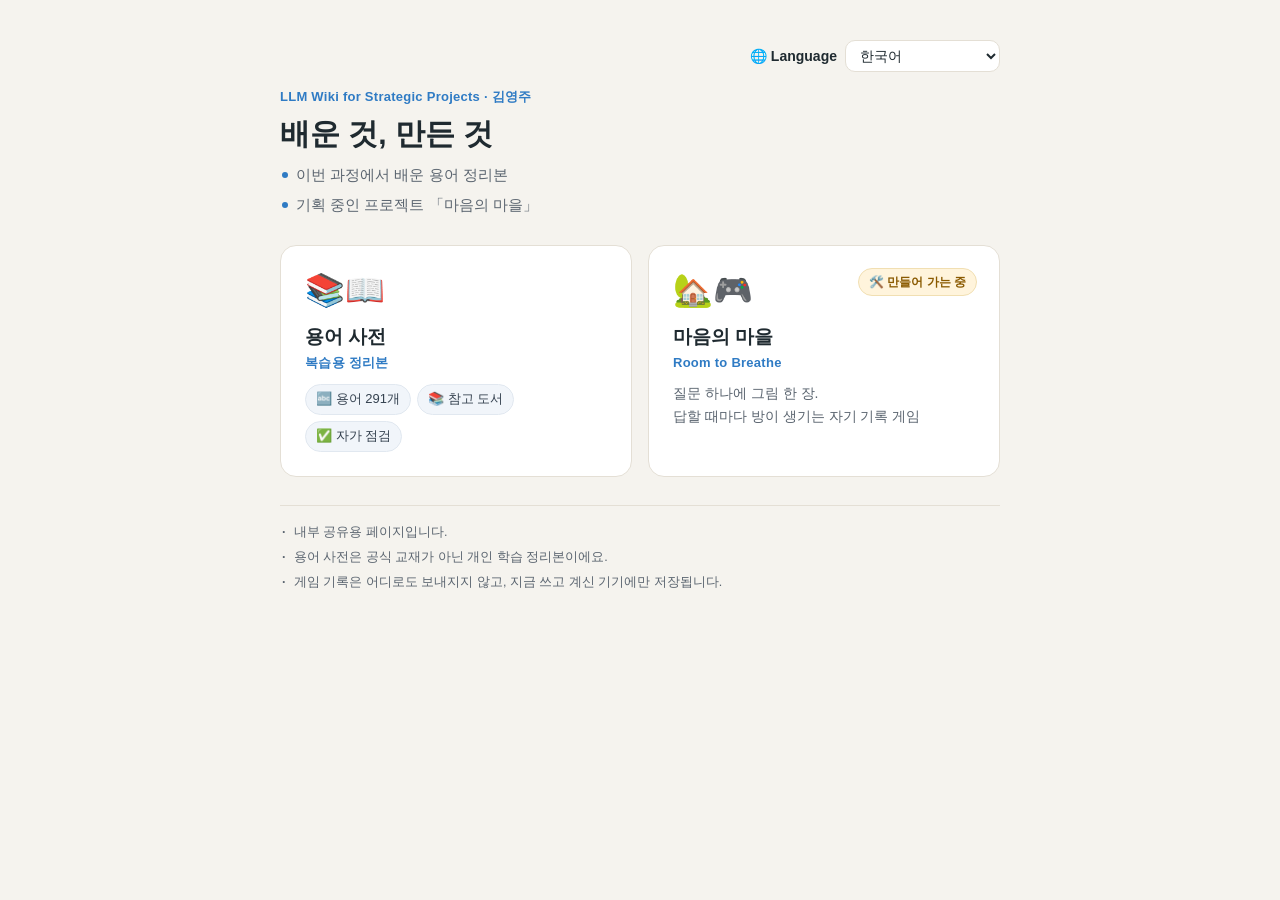
<file: index.html>
<!doctype html><html lang="ko"><head><meta charset="utf-8"><meta name="viewport" content="width=device-width,initial-scale=1">
<title>배운 것, 만든 것 · 김영주</title>
<style>
:root{--bg:#f5f3ee;--card:#fff;--ink:#1f2a30;--ink2:#5b6570;--line:#e4dfd5;--acc:#2f7bc4}
*{box-sizing:border-box}body{margin:0;background:var(--bg);color:var(--ink);font-family:-apple-system,"Apple SD Gothic Neo","Pretendard","Noto Sans KR",sans-serif;word-break:keep-all}
html[lang="th"] body,html[lang="ja"] body,html[lang^="zh"] body{word-break:normal}
main{max-width:760px;margin:0 auto;padding:40px 20px 64px}
.top{display:flex;justify-content:flex-end;margin-bottom:16px}
.lang{display:inline-flex;align-items:center;gap:8px;font-size:14px;font-weight:700;color:var(--ink)}
.lang select{font:inherit;font-weight:400;font-size:14px;border:1px solid var(--line);border-radius:10px;padding:6px 10px;background:#fff;color:var(--ink)}
.eyebrow{font-size:13px;font-weight:700;color:var(--acc);letter-spacing:.02em;margin:0 0 8px}
h1{font-size:30px;margin:0 0 10px;line-height:1.3}
.lead{color:var(--ink2);font-size:15px;line-height:1.7;margin:0 0 28px}
.grid{display:grid;grid-template-columns:repeat(auto-fit,minmax(min(100%,280px),1fr));gap:16px}
a.card{display:flex;flex-direction:column;gap:4px;min-width:0;overflow:hidden;overflow-wrap:anywhere;background:var(--card);border:1px solid var(--line);border-radius:16px;padding:22px;text-decoration:none;color:inherit;transition:.15s}
a.card:hover,a.card:focus-visible{border-color:var(--acc);box-shadow:0 8px 24px rgba(0,0,0,.06);outline:none}
.em{font-size:32px;line-height:1.2}.card h2{font-size:18px;margin:10px 0 6px}.card p{margin:0;color:var(--ink2);font-size:14px;line-height:1.6}
.card h2+.rtb{margin:-4px 0 6px;font-size:13px;font-weight:700;color:var(--acc);letter-spacing:.02em}
.note{margin-top:28px;font-size:12.5px;color:var(--ink2);line-height:1.7}

/* 두 카드 통일 (2026-09-14) */
ul.lead{list-style:none;padding:0;margin:0 0 28px;display:grid;gap:6px}
ul.lead li{position:relative;padding-inline-start:16px;font-size:15px;line-height:1.6;color:var(--ink2)}
ul.lead li::before{content:"";position:absolute;inset-inline-start:2px;top:.62em;width:6px;height:6px;border-radius:50%;background:var(--acc)}
a.card{position:relative;display:grid!important;grid-template-rows:auto auto auto 1fr;align-content:start;gap:0!important;padding:24px!important}
a.card .em{font-size:32px;line-height:40px;height:40px;margin:0 0 14px}
a.card h2{font-size:19px;line-height:1.35;margin:0 0 4px!important}
a.card .tag{margin:0 0 10px!important;font-size:13px;line-height:1.4;font-weight:700;color:var(--acc);letter-spacing:.02em}
a.card .desc{margin:0;font-size:14px;line-height:1.65;color:var(--ink2)}
a.card .stage{position:absolute;top:22px;inset-inline-end:22px;font-size:12px;font-weight:700;line-height:1;padding:7px 10px;border-radius:999px;background:#fff4dc;color:#8a5a00;border:1px solid #f1dfb2}
.note{border-top:1px solid var(--line);padding-top:16px}

ul.note{list-style:none;padding:16px 0 0;margin:28px 0 0;display:grid;gap:4px}
ul.note li{position:relative;padding-inline-start:14px}
ul.note li::before{content:"·";position:absolute;inset-inline-start:2px;font-weight:700;color:var(--ink2)}
/* 용어 사전 칩·게임 설명 두 줄 (2026-09-14) */
a.card ul.chips{list-style:none;margin:2px 0 0;padding:0;display:flex;flex-wrap:wrap;gap:6px;align-self:start;align-items:flex-start}
a.card ul.chips li{font-size:13px;line-height:1.3;padding:6px 10px;border-radius:999px;background:#f1f5fa;color:#34414f;border:1px solid #e1e8f0}
a.card .desc .ln{display:block}
</style></head><body><main>
<div class="top"><label class="lang">🌐 Language <select id="lang" aria-label="Language"><option value="ko">한국어</option><option value="en">English</option><option value="ja">日本語</option><option value="zh-CN">简体中文</option><option value="zh-TW">繁體中文</option><option value="vi">Tiếng Việt</option><option value="es">Español</option><option value="ar">العربية</option><option value="fr">Français</option><option value="de">Deutsch</option><option value="pt">Português</option><option value="ru">Русский</option><option value="it">Italiano</option><option value="id">Bahasa Indonesia</option><option value="th">ไทย</option><option value="hi">हिन्दी</option><option value="tr">Türkçe</option></select></label></div>
<p class="eyebrow">LLM Wiki for Strategic Projects · 김영주</p>
<h1 id="t-h1">배운 것, 만든 것</h1>
<ul class="lead" id="t-lead"><li id="t-b1">이번 과정에서 배운 용어 정리본</li><li id="t-b2">기획 중인 프로젝트 「마음의 마을」</li></ul>
<div class="grid">
<a class="card" href="dictionary.html"><div class="em">📚📖</div><h2 id="t-dt">용어 사전</h2><p class="tag" id="t-dtag">복습용 정리본</p><ul class="chips" id="t-dchips"><li>🔤 용어 291개</li><li>📚 참고 도서</li><li>✅ 자가 점검</li></ul></a>
<a class="card" href="village.html"><span class="stage" id="t-stage">🛠️ 만들어 가는 중</span><div class="em">🏡🎮</div><h2 id="t-vt">마음의 마을</h2><p class="tag">Room to Breathe</p><p class="desc" id="t-vd">질문 하나에 그림 한 장. 답할 때마다 방이 생기는 자기 기록 게임</p></a>
</div>
<ul class="note" id="t-note"></ul>
</main>
<script>
(function(){
var T={"ko": ["배운 것, 만든 것", "배우며 정리한 용어 사전과 직접 기획한 프로젝트 「마음의 마을」을 모았습니다. 내부 공유용입니다.", "용어 사전", "용어 291개, 참고 도서, 가볍게 즐기는 자가 점검", "질문 하나에 그림 한 장. 답할 때마다 방이 생기는 자기 기록 게임", "내부 공유용 페이지입니다. 용어 사전은 공식 교재가 아닌 개인 학습 정리본이에요. 게임 기록은 어디로도 보내지지 않고, 지금 쓰고 계신 기기에만 저장됩니다.", "마음의 마을"], "en": ["What I Learned, What I Made", "A glossary compiled while learning, plus my own project “마음의 마을 (Room to Breathe)”. For internal sharing.", "Glossary", "291 terms, reference books and a light self-check (in Korean)", "One question, one drawing. Each answer adds a room to your own town.", "The glossary is a personal learning summary, not official material. Game records stay only in your browser.", "Prototype game · 마음의 마을"], "ja": ["学んだこと、つくったもの", "学びながらまとめた用語集と、自ら企画したプロジェクト「마음의 마을（Room to Breathe）」です。内部共有用です。", "用語集", "用語291個、参考図書、気軽なセルフチェック（韓国語）", "質問ひとつに絵を一枚。答えるたびに部屋が生まれる自分記録ゲーム", "用語集は公式教材ではなく、個人の学びのまとめです。ゲームの記録はお使いのブラウザーにだけ保存されます。", "試作ゲーム · 마음의 마을"], "zh-CN": ["所学与所做", "学习时整理的术语词典，以及亲自策划的项目「마음의 마을（Room to Breathe）」。仅供内部分享。", "术语词典", "291个术语、参考书目和轻松的自我检测（韩语）", "一个问题，一幅画。每回答一次，就多一个房间的自我记录游戏", "术语词典不是官方教材，而是个人学习总结。游戏记录只保存在你的浏览器中。", "原型游戏 · 마음의 마을"], "zh-TW": ["所學與所做", "學習時整理的術語詞典，以及親自企劃的專案「마음의 마을（Room to Breathe）」。僅供內部分享。", "術語詞典", "291個術語、參考書目與輕鬆的自我檢測（韓文）", "一個問題，一幅畫。每回答一次，就多一個房間的自我記錄遊戲", "術語詞典不是官方教材，而是個人學習總結。遊戲紀錄只儲存在你的瀏覽器中。", "原型遊戲 · 마음의 마을"], "vi": ["Điều tôi học, thứ tôi làm", "Bảng thuật ngữ ghi lại khi học và dự án tự lên ý tưởng “마음의 마을 (Room to Breathe)”. Dùng để chia sẻ nội bộ.", "Bảng thuật ngữ", "291 thuật ngữ, sách tham khảo và phần tự kiểm tra nhẹ nhàng (tiếng Hàn)", "Mỗi câu hỏi một bức vẽ. Mỗi câu trả lời thêm một căn phòng trong thị trấn của bạn.", "Bảng thuật ngữ là bản tổng hợp bài học cá nhân, không phải tài liệu chính thức. Dữ liệu trò chơi chỉ lưu trong trình duyệt của bạn.", "Trò chơi thử nghiệm · 마음의 마을"], "es": ["Lo que aprendí, lo que hice", "Un glosario hecho mientras aprendía y mi propio proyecto «마음의 마을 (Room to Breathe)». Para uso interno.", "Glosario", "291 términos, libros de referencia y una autoevaluación ligera (en coreano)", "Una pregunta, un dibujo. Cada respuesta añade una habitación a tu pueblo.", "El glosario es un resumen personal de aprendizaje, no material oficial. Los datos del juego se guardan solo en tu navegador.", "Juego prototipo · 마음의 마을"], "ar": ["ما تعلّمته وما صنعته", "معجم مصطلحات أُعدّ أثناء التعلّم، ومشروعي «마음의 마을 (Room to Breathe)». للمشاركة الداخلية.", "معجم المصطلحات", "291 مصطلحًا، وكتب مرجعية، واختبار ذاتي خفيف (بالكورية)", "سؤال واحد ورسمة واحدة. كل إجابة تضيف غرفة إلى بلدتك.", "المعجم خلاصة تعلّم شخصية وليس مادة رسمية. تُحفظ سجلات اللعبة في متصفحك فقط.", "لعبة تجريبية · 마음의 마을"], "fr": ["Ce que j’ai appris, ce que j’ai créé", "Un glossaire rédigé en apprenant et mon propre projet « 마음의 마을 (Room to Breathe) ». Pour un partage interne.", "Glossaire", "291 termes, des livres de référence et un petit auto-test (en coréen)", "Une question, un dessin. Chaque réponse ajoute une pièce à votre village.", "Le glossaire est une synthèse personnelle d’apprentissage, et non un support officiel. Les données du jeu restent dans votre navigateur.", "Jeu prototype · 마음의 마을"], "de": ["Was ich gelernt und gemacht habe", "Ein beim Lernen entstandenes Glossar und mein eigenes Projekt „마음의 마을 (Room to Breathe)“. Zum internen Teilen.", "Glossar", "291 Begriffe, Literaturtipps und ein lockerer Selbsttest (auf Koreanisch)", "Eine Frage, eine Zeichnung. Jede Antwort baut ein Zimmer in deinem Dorf.", "Das Glossar ist eine persönliche Lernübersicht, kein offizielles Material. Spieldaten bleiben nur in deinem Browser.", "Spiel-Prototyp · 마음의 마을"], "pt": ["O que aprendi, o que criei", "Um glossário feito enquanto eu aprendia e meu próprio projeto “마음의 마을 (Room to Breathe)”. Para uso interno.", "Glossário", "291 termos, livros de referência e uma autoavaliação leve (em coreano)", "Uma pergunta, um desenho. Cada resposta acrescenta um cômodo à sua vila.", "O glossário é um resumo pessoal de aprendizado, não material oficial. Os dados do jogo ficam só no seu navegador.", "Jogo protótipo · 마음의 마을"], "ru": ["Изученное и созданное", "Глоссарий, составленный во время учёбы, и мой собственный проект «마음의 마을 (Room to Breathe)». Для внутреннего обмена.", "Глоссарий", "291 термин, список литературы и лёгкая самопроверка (на корейском)", "Один вопрос — один рисунок. Каждый ответ добавляет комнату в ваш город.", "Глоссарий — личные итоги обучения, а не официальный материал. Данные игры хранятся только в вашем браузере.", "Прототип игры · 마음의 마을"], "it": ["Ciò che ho imparato, ciò che ho creato", "Un glossario compilato studiando e il mio progetto «마음의 마을 (Room to Breathe)». Per la condivisione interna.", "Glossario", "291 termini, libri di riferimento e un piccolo autotest (in coreano)", "Una domanda, un disegno. Ogni risposta aggiunge una stanza al tuo villaggio.", "Il glossario è una sintesi personale di apprendimento, non materiale ufficiale. I dati del gioco restano solo nel tuo browser.", "Gioco prototipo · 마음의 마을"], "id": ["Yang Saya Pelajari, Yang Saya Buat", "Glosarium yang disusun sambil belajar dan proyek saya sendiri “마음의 마을 (Room to Breathe)”. Untuk berbagi di internal.", "Glosarium", "291 istilah, buku referensi, dan cek diri ringan (bahasa Korea)", "Satu pertanyaan, satu gambar. Setiap jawaban menambah satu ruangan di kotamu.", "Glosarium ini rangkuman belajar pribadi, bukan materi resmi. Data permainan hanya tersimpan di browsermu.", "Prototipe gim · 마음의 마을"], "th": ["สิ่งที่ได้เรียน สิ่งที่ได้สร้าง", "อภิธานศัพท์ที่จดไว้ระหว่างเรียน และโปรเจกต์ของฉันเอง “마음의 마을 (Room to Breathe)” สำหรับแบ่งปันภายใน", "อภิธานศัพท์", "คำศัพท์ 291 คำ หนังสืออ้างอิง และแบบทดสอบตัวเองสบาย ๆ (ภาษาเกาหลี)", "หนึ่งคำถาม หนึ่งภาพวาด ทุกคำตอบจะเพิ่มห้องหนึ่งห้องในเมืองของคุณ", "อภิธานศัพท์นี้เป็นสรุปการเรียนรู้ส่วนตัว ไม่ใช่เอกสารทางการ ข้อมูลเกมเก็บไว้ในเบราว์เซอร์ของคุณเท่านั้น", "เกมต้นแบบ · 마음의 마을"], "hi": ["जो सीखा, जो बनाया", "सीखते हुए तैयार की गई शब्दावली और मेरा अपना प्रोजेक्ट “마음의 마을 (Room to Breathe)”। आंतरिक साझा करने के लिए।", "शब्दावली", "291 शब्द, संदर्भ पुस्तकें और एक हल्की स्व-जाँच (कोरियाई में)", "एक सवाल, एक चित्र। हर जवाब आपके गाँव में एक कमरा जोड़ता है।", "यह शब्दावली सीख का निजी सारांश है, आधिकारिक सामग्री नहीं। गेम का रिकॉर्ड सिर्फ़ आपके ब्राउज़र में रहता है।", "प्रोटोटाइप गेम · 마음의 마을"], "tr": ["Öğrendiklerim, Yaptıklarım", "Öğrenirken hazırlanan terimler sözlüğü ve kendi projem “마음의 마을 (Room to Breathe)”. Kurum içi paylaşım içindir.", "Terimler Sözlüğü", "291 terim, kaynak kitaplar ve hafif bir öz değerlendirme (Korece)", "Bir soru, bir çizim. Her cevap kasabana bir oda ekler.", "Sözlük kişisel bir öğrenme özetidir, resmî materyal değildir. Oyun kayıtları yalnızca tarayıcında saklanır.", "Prototip oyun · 마음의 마을"]};
var N={"ko": ["이번 과정에서 배운 용어 정리본", "기획 중인 프로젝트 「마음의 마을」", "🛠️ 만들어 가는 중"], "en": ["Glossary of terms from this course", "A project in planning: 마음의 마을", "🛠️ Work in progress"], "ja": ["今回の講座で学んだ用語のまとめ", "企画中のプロジェクト「마음의 마을」", "🛠️ 制作中"], "zh-CN": ["本次课程所学术语整理", "策划中的项目「마음의 마을」", "🛠️ 制作中"], "zh-TW": ["本次課程所學術語整理", "企劃中的專案「마음의 마을」", "🛠️ 製作中"], "vi": ["Tổng hợp thuật ngữ đã học trong khóa này", "Dự án đang lên kế hoạch: 마음의 마을", "🛠️ Đang phát triển"], "es": ["Resumen de los términos aprendidos en este curso", "Proyecto en planificación: 마음의 마을", "🛠️ En desarrollo"], "ar": ["ملخص المصطلحات التي تعلمتها في هذه الدورة", "مشروع قيد التخطيط: 마음의 마을", "🛠️ قيد التطوير"], "fr": ["Les termes appris pendant ce cours", "Projet en cours de conception : 마음의 마을", "🛠️ En cours de création"], "de": ["Begriffe aus diesem Kurs, zusammengefasst", "Projekt in Planung: 마음의 마을", "🛠️ In Arbeit"], "pt": ["Resumo dos termos aprendidos neste curso", "Projeto em planejamento: 마음의 마을", "🛠️ Em desenvolvimento"], "ru": ["Термины, изученные на этом курсе", "Проект в разработке: 마음의 마을", "🛠️ В разработке"], "it": ["I termini imparati in questo corso", "Progetto in fase di ideazione: 마음의 마을", "🛠️ In lavorazione"], "id": ["Rangkuman istilah dari kursus ini", "Proyek yang sedang dirancang: 마음의 마을", "🛠️ Sedang dibuat"], "th": ["สรุปคำศัพท์ที่ได้เรียนในคอร์สนี้", "โปรเจกต์ที่กำลังวางแผน: 마음의 마을", "🛠️ กำลังพัฒนา"], "hi": ["इस कोर्स में सीखे शब्दों का सार", "योजना में चल रहा प्रोजेक्ट: 마음의 마을", "🛠️ बन रहा है"], "tr": ["Bu kursta öğrenilen terimlerin özeti", "Planlanmakta olan proje: 마음의 마을", "🛠️ Geliştiriliyor"]};
var CH={"ko": ["복습용 정리본", "🔤 용어 291개", "📚 참고 도서", "✅ 자가 점검"], "en": ["For review", "🔤 291 terms", "📚 Reference books", "✅ Self-check (Korean)"], "ja": ["復習用まとめ", "🔤 用語291個", "📚 参考図書", "✅ セルフチェック"], "zh-CN": ["复习用整理", "🔤 291个术语", "📚 参考书目", "✅ 自我检测"], "zh-TW": ["複習用整理", "🔤 291個術語", "📚 參考書目", "✅ 自我檢測"], "vi": ["Tài liệu ôn tập", "🔤 291 thuật ngữ", "📚 Sách tham khảo", "✅ Tự kiểm tra"], "es": ["Para repasar", "🔤 291 términos", "📚 Libros de referencia", "✅ Autoevaluación"], "ar": ["للمراجعة", "🔤 291 مصطلحًا", "📚 كتب مرجعية", "✅ اختبار ذاتي"], "fr": ["Pour réviser", "🔤 291 termes", "📚 Livres de référence", "✅ Auto-évaluation"], "de": ["Zum Wiederholen", "🔤 291 Begriffe", "📚 Literatur", "✅ Selbsttest"], "pt": ["Para revisar", "🔤 291 termos", "📚 Livros de referência", "✅ Autoavaliação"], "ru": ["Для повторения", "🔤 291 термин", "📚 Литература", "✅ Самопроверка"], "it": ["Per ripassare", "🔤 291 termini", "📚 Libri di riferimento", "✅ Autovalutazione"], "id": ["Untuk mengulang", "🔤 291 istilah", "📚 Buku referensi", "✅ Cek mandiri"], "th": ["สำหรับทบทวน", "🔤 คำศัพท์ 291 คำ", "📚 หนังสืออ้างอิง", "✅ แบบทดสอบตัวเอง"], "hi": ["दोहराने के लिए", "🔤 291 शब्द", "📚 संदर्भ पुस्तकें", "✅ स्व-जाँच"], "tr": ["Tekrar için", "🔤 291 terim", "📚 Kaynak kitaplar", "✅ Öz değerlendirme"]};
var ids=['t-h1',null,'t-dt',null,null,null,null],sel=document.getElementById('lang');
function apply(l){if(!T[l])l='ko';var t=T[l];for(var i=0;i<ids.length;i++)if(ids[i])document.getElementById(ids[i]).textContent=t[i];var n=N[l]||N.en;document.getElementById('t-b1').textContent=n[0];document.getElementById('t-b2').textContent=n[1];document.getElementById('t-stage').textContent=n[2];var c=CH[l]||CH.en;document.getElementById('t-dtag').textContent=c[0];var li=document.getElementById('t-dchips').children;for(var j=0;j<3;j++)li[j].textContent=c[j+1];var nt=document.getElementById('t-note');nt.innerHTML='';String(t[5]).split(/(?<=[.。।])\s*/).filter(Boolean).forEach(function(s){var x=document.createElement('li');x.textContent=s;nt.appendChild(x);});var vd=String(t[4]),m=vd.match(/^(.+?[.。।])\s*(.+)$/)||(l==='th'?vd.match(/^(.+?) (ทุก.+)$/):null);document.getElementById('t-vd').innerHTML='';(m?[m[1],m[2]]:[vd]).forEach(function(s){var sp=document.createElement('span');sp.className='ln';sp.textContent=s;document.getElementById('t-vd').appendChild(sp);});
 document.documentElement.lang=l;document.documentElement.dir=(l==='ar')?'rtl':'ltr';document.title=t[0]+' · 김영주';sel.value=l;}
var cur='ko';try{cur=localStorage.getItem('mv_lang')||'ko';}catch(e){}
apply(cur);
sel.addEventListener('change',function(){try{localStorage.setItem('mv_lang',sel.value);}catch(e){}apply(sel.value);});
})();
</script>
</body></html>
</file>
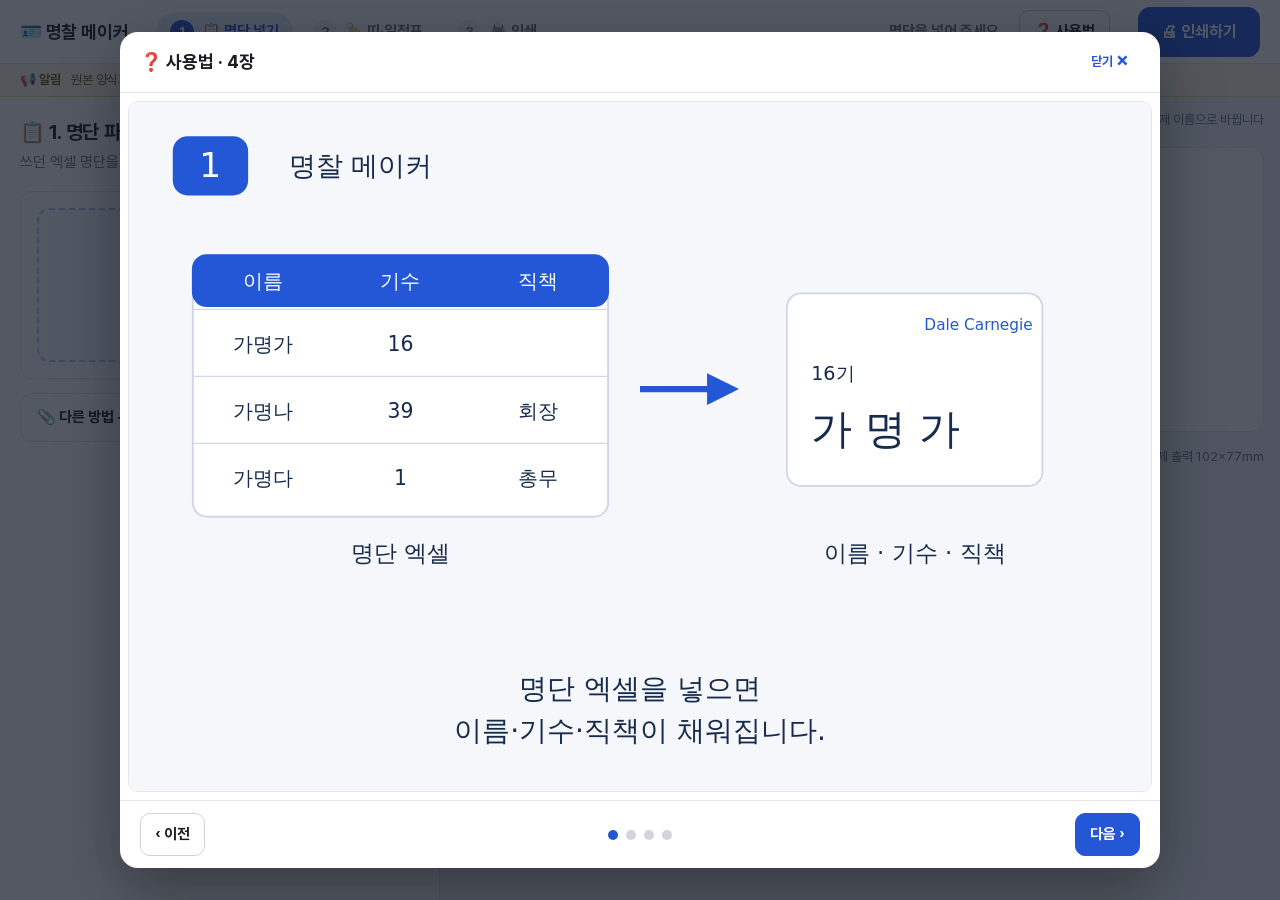
<file: nametag/index.html>
<!doctype html>
<html lang="ko">
<head>
<meta charset="utf-8">
<meta name="viewport" content="width=device-width, initial-scale=1">
<title>명찰 메이커</title>
<link href="lib/fonts.css" rel="stylesheet">
<!-- 보안: 스크립트·글꼴·도구 파일은 모두 같은 폴더에서만 읽고, 네트워크 연결은 같은 주소로만 허용한다. 글자 인식 작업자(worker)는 blob으로 열어 이 정책을 그대로 물려받는다. -->
<meta http-equiv="Content-Security-Policy" content="default-src 'self'; script-src 'self' 'unsafe-inline' 'wasm-unsafe-eval'; worker-src 'self' blob:; connect-src 'self' data:; img-src 'self' data: blob:; style-src 'self' 'unsafe-inline'; font-src 'self' data:; object-src 'none'; base-uri 'self'; form-action 'none'">
<script src="lib/xlsx.full.min.js"></script>
<script src="lib/tesseract.min.js"></script>
<script src="lib/pptx-template.js"></script>
<script src="lib/pptx.js"></script>
<script src="lib/hy-metrics.js"></script>
<style>
  :root{
    --bg:#f4f5f7; --card:#fff; --line:#e4e6ea; --line2:#cfd3d9; --text:#1a1d21; --muted:#6b7280; --soft:#f0f2f5;
    --accent:#2457d6; --accent2:#1a46b3; --accent-soft:#e8eefc; --ok:#15803d; --danger:#c2410c;
    --r:12px;
  }
  *{box-sizing:border-box}
  html,body{margin:0;height:100%}
  body{min-width:0;overflow-x:auto;font-family:Pretendard,'Noto Sans KR','Apple SD Gothic Neo','Malgun Gothic',sans-serif;background:var(--bg);color:var(--text);font-size:15px;line-height:1.5;display:flex;flex-direction:column;height:100vh;overflow:hidden;-webkit-font-smoothing:antialiased}
  button,input,select,textarea{font:inherit;color:inherit}

  /* 상단 바 */
  .top{height:64px;background:#fff;border-bottom:1px solid var(--line);display:flex;align-items:center;padding:0 20px;gap:20px;flex:none}
  .brand{font-weight:800;font-size:18px;letter-spacing:-.2px;white-space:nowrap}
  .steps{display:flex;gap:6px;margin-left:8px}
  #guide{position:fixed;inset:0;background:rgba(17,24,39,.72);z-index:200;display:none;align-items:center;justify-content:center;padding:20px}
  #guide.on{display:flex}
  #guide .box{background:#fff;border-radius:18px;width:min(1040px,96vw);max-height:94vh;display:flex;flex-direction:column;overflow:hidden;box-shadow:0 20px 60px rgba(0,0,0,.35)}
  #guide .head{display:flex;align-items:center;justify-content:space-between;padding:14px 20px;border-bottom:1px solid var(--line)}
  #guide .head b{font-size:18px}
  #guide .slide{display:none;padding:8px;min-height:0;flex-direction:column;overflow:auto}
  #guide .slide img{max-height:calc(94vh - 138px);object-fit:contain;border:0}
  #guide .slide.on{display:flex}
  #guide .slide .t{font-size:22px;font-weight:800;display:flex;align-items:center;gap:12px}
  #guide .slide .t .n{width:34px;height:34px;border-radius:50%;background:var(--accent);color:#fff;display:inline-flex;align-items:center;justify-content:center;font-size:17px;flex:none}
  #guide .slide .d{font-size:16px;color:#374151;line-height:1.7}
  #guide .slide img,#guide .slide svg{width:100%;height:auto;border:1px solid var(--line);border-radius:10px;display:block;background:#fff}
  #guide .foot{display:flex;align-items:center;justify-content:space-between;padding:12px 20px;border-top:1px solid var(--line)}
  #guide .dots{display:flex;gap:8px}
  #guide .dots i{width:10px;height:10px;border-radius:50%;background:#d1d5db;display:block}
  #guide .dots i.on{background:var(--accent)}
  .todo{display:flex;flex-direction:column;gap:10px;margin:0}
  .todo .row{display:flex;gap:12px;align-items:flex-start}
  .todo .n{width:26px;height:26px;border-radius:50%;background:var(--accent);color:#fff;font-weight:800;font-size:14px;display:flex;align-items:center;justify-content:center;flex:none;margin-top:1px}
  .todo .t{font-size:16px;font-weight:700;line-height:1.5}
  .todo .d{font-size:13.5px;color:var(--muted);line-height:1.5}
  .numcard{display:flex;gap:12px;align-items:flex-start}
  .numcard .n{width:26px;height:26px;border-radius:50%;background:var(--accent);color:#fff;font-weight:800;font-size:14px;display:flex;align-items:center;justify-content:center;flex:none}
  .numcard .nb{flex:1;min-width:0;display:block}
  .numcard h3{margin-top:2px}
  .steps button{white-space:nowrap;border:0;background:transparent;padding:8px 14px;border-radius:999px;display:flex;align-items:center;gap:8px;font-weight:600;color:var(--muted);cursor:pointer}
  .steps button .n{width:24px;height:24px;border-radius:50%;background:var(--soft);display:inline-flex;align-items:center;justify-content:center;font-size:13px;font-weight:800}
  .steps button.active{background:var(--accent-soft);color:var(--accent)}
  .steps button.active .n{background:var(--accent);color:#fff}
  .steps button.done .n{background:var(--ok);color:#fff}
  .status{margin-left:auto;font-weight:700;color:var(--muted)}
  .status b{color:var(--text);font-size:17px}
  .btn{border:1px solid var(--line2);background:#fff;border-radius:10px;padding:9px 14px;font-weight:600;cursor:pointer;display:inline-flex;align-items:center;gap:6px;white-space:nowrap}
  .btn:hover{background:var(--soft)}
  .btn.primary{background:var(--accent);border-color:var(--accent);color:#fff}
  .btn.primary:hover{background:var(--accent2)}
  .btn.big{padding:12px 22px;font-size:16px;border-radius:12px}
  .btn.sm{padding:5px 10px;font-size:13px;border-radius:8px}
  .btn.ghost{border-color:transparent;background:transparent;color:var(--accent)}
  .btn.danger{color:var(--danger)}
  .btn.block{width:100%;justify-content:center}

  /* 본문 */
  .body{flex:1;display:flex;min-height:0}
  .side{width:440px;min-width:440px;background:#fff;border-right:1px solid var(--line);overflow-y:auto;padding:20px 20px 60px}
  .side section{display:none}
  .side section.active{display:block}
  .stage{flex:1;overflow:auto;padding:24px 28px;min-width:420px}
  h2{font-size:20px;font-weight:800;margin:0 0 4px;letter-spacing:-.3px}
  .lead{color:var(--muted);margin:0 0 18px}
  .card{background:var(--card);border:1px solid var(--line);border-radius:var(--r);padding:16px;margin-bottom:14px}
  .card h3{font-size:15px;font-weight:700;margin:0 0 10px;display:flex;align-items:center;justify-content:space-between}
  .card h3 .sub{font-weight:500;color:var(--muted);font-size:13px}
  .muted{color:var(--muted);font-size:13px}
  .field{display:grid;grid-template-columns:96px 1fr;align-items:center;gap:10px;margin:10px 0}
  .field>label{font-weight:600;font-size:14px;color:#374151}
  .ctl{display:flex;align-items:center;gap:8px;flex-wrap:wrap}
  .in{height:38px;border:1px solid var(--line2);border-radius:10px;padding:0 12px;background:#fff;min-width:0}
  .in:focus{outline:2px solid var(--accent-soft);border-color:var(--accent)}
  .in.num{width:76px;text-align:center}
  .in.full{width:100%}
  textarea.in{height:auto;min-height:120px;padding:10px 12px;resize:vertical;font-family:ui-monospace,Menlo,monospace;font-size:13px;line-height:1.5}
  input[type=color]{width:38px;height:38px;padding:2px;border:1px solid var(--line2);border-radius:10px;background:#fff;cursor:pointer}
  .seg{display:inline-flex;flex-wrap:wrap;border:1px solid var(--line2);border-radius:10px;overflow:hidden;background:#fff}
  .seg button{white-space:nowrap;border:0;background:transparent;padding:8px 10px;font-size:13px;font-weight:600;cursor:pointer;color:var(--muted);border-right:1px solid var(--line)}
  .seg button:last-child{border-right:0}
  .seg button.on{background:var(--accent);color:#fff}
  .toggle{display:inline-flex;align-items:center;gap:8px;cursor:pointer;font-weight:600;font-size:14px}
  .toggle input{width:18px;height:18px;accent-color:var(--accent)}
  .stepper{display:inline-flex;align-items:center;border:1px solid var(--line2);border-radius:10px;overflow:hidden}
  .stepper button{border:0;background:#fff;width:34px;height:36px;cursor:pointer;font-size:18px;color:var(--muted)}
  .stepper button:hover{background:var(--soft)}
  .stepper input{width:54px;height:36px;border:0;border-left:1px solid var(--line);border-right:1px solid var(--line);text-align:center;font-weight:700}
  .next{display:flex;justify-content:flex-end;margin-top:6px}

  /* 명단 */
  .drop{border:2px dashed #b9c6ee;border-radius:12px;padding:26px 16px;text-align:center;background:#f7f9ff;cursor:pointer}
  .drop.over{background:var(--accent-soft);border-color:var(--accent)}
  .drop .ic{font-size:30px}
  .drop b{display:block;font-size:15px;margin:6px 0 2px}
  .okbox{background:#ecfdf5;border:1px solid #a7f3d0;color:#065f46;border-radius:10px;padding:10px 12px;font-weight:600;display:flex;justify-content:space-between;align-items:center}
  .mapRow{display:grid;grid-template-columns:70px 1fr 1fr;gap:8px;align-items:center;margin:6px 0}
  .mapRow .k{font-weight:700}
  .mapRow .ex{color:var(--muted);font-size:13px;overflow:hidden;text-overflow:ellipsis;white-space:nowrap}

  /* 틀 카드 */
  .tplGrid{display:grid;grid-template-columns:1fr 1fr;gap:10px}
  .tplCard{border:2px solid var(--line);border-radius:12px;padding:10px;cursor:pointer;background:#fff;text-align:left}
  .tplCard:hover{border-color:var(--line2)}
  .tplCard.on{border-color:var(--accent);background:var(--accent-soft)}
  .tplCard .th{display:flex;justify-content:center;background:#eef0f3;border-radius:8px;padding:8px;overflow:hidden}
  .tplCard .nm{font-weight:700;font-size:13px;margin-top:8px;white-space:nowrap;overflow:hidden;text-overflow:ellipsis}

  /* 줄 편집 */
  .lineCard{border:1px solid var(--line);border-radius:12px;padding:12px;margin:10px 0;background:#fff}
  .lineTop{display:flex;align-items:center;gap:10px;margin-bottom:8px}
  .lineNo{width:26px;height:26px;border-radius:50%;background:var(--text);color:#fff;font-weight:800;font-size:13px;display:inline-flex;align-items:center;justify-content:center;flex:none}
  .lineSample{flex:1;font-weight:700;font-size:16px;overflow:hidden;text-overflow:ellipsis;white-space:nowrap;background:var(--soft);border-radius:8px;padding:6px 10px}
  .lineSample.empty{color:var(--muted);font-weight:500;font-size:13px}
  .ibtn{border:1px solid var(--line2);background:#fff;border-radius:8px;width:30px;height:30px;cursor:pointer;color:var(--muted)}
  .ibtn:hover{background:var(--soft)}
  .chips{display:flex;flex-wrap:wrap;gap:6px;align-items:center}
  .chip{display:inline-flex;align-items:center;gap:6px;background:var(--accent-soft);color:var(--accent);border-radius:999px;padding:5px 6px 5px 12px;font-weight:700;font-size:13px;cursor:pointer;border:1px solid transparent}
  .chip.edit{border-color:var(--accent)}
  .chip small{font-weight:500;opacity:.8}
  .chip .x{width:20px;height:20px;border-radius:50%;background:#fff;display:inline-flex;align-items:center;justify-content:center;font-size:12px}
  .chip .x:hover{background:#fee2e2;color:var(--danger)}
  .chipAdd{border:1px dashed var(--line2);border-radius:999px;height:32px;padding:0 10px;background:#fff;color:var(--muted);font-weight:600;font-size:13px}
  .partEdit{display:flex;gap:8px;align-items:center;background:var(--soft);border-radius:10px;padding:8px 10px;margin-top:8px;font-size:13px}
  .partEdit .in{height:32px;width:90px}
  .partEdit .in.wide{width:200px}

  /* 글꼴 목록 */
  .fontList{display:grid;grid-template-columns:1fr 1fr;gap:8px}
  .fontOpt{border:2px solid var(--line);border-radius:10px;padding:8px 10px;cursor:pointer;background:#fff;text-align:left}
  .fontOpt.on{border-color:var(--accent);background:var(--accent-soft)}
  .fontOpt .sm{font-size:22px;font-weight:700;line-height:1.1}
  .fontOpt .nm{font-size:12px;color:var(--muted);margin-top:2px}

  /* 크기 카드 */
  .sizeGrid{display:grid;grid-template-columns:repeat(5,1fr);gap:6px}
  .sizeOpt{border:2px solid var(--line);border-radius:10px;padding:10px 6px;cursor:pointer;background:#fff;text-align:center}
  .sizeOpt.on{border-color:var(--accent);background:var(--accent-soft)}
  .sizeOpt .box{margin:0 auto 6px;border:2px solid #9ca3af;border-radius:3px;background:#fff}
  .sizeOpt b{display:block;font-size:13px}
  .sizeOpt small{color:var(--muted);font-size:11px}

  details.adv{border:1px solid var(--line);border-radius:12px;padding:0 16px;margin-bottom:14px;background:#fff}
  details.adv summary{cursor:pointer;padding:12px 0;font-weight:700;list-style:none;display:flex;justify-content:space-between}
  details.adv summary::after{content:'펼치기';color:var(--muted);font-weight:500;font-size:13px}
  details.adv[open] summary::after{content:'접기'}
  details.adv .inner{padding-bottom:12px}

  .check{display:flex;gap:10px;align-items:flex-start;padding:8px 0;border-bottom:1px solid var(--line)}
  .check:last-child{border-bottom:0}
  .check .ic{font-size:18px;line-height:1.3}
  .check b{display:block}

  /* 미리보기 영역 */
  .stageHead{display:flex;align-items:center;gap:12px;margin-bottom:10px}
  .stageHead h3{margin:0;font-size:15px;font-weight:700;white-space:nowrap}
  .stageHead .muted{margin-left:auto}
  .oneWrap{background:#fff;border:1px solid var(--line);border-radius:14px;padding:24px;display:flex;justify-content:center;margin-bottom:24px;min-height:200px;align-items:center}
  .oneBadge{box-shadow:0 6px 24px rgba(0,0,0,.14);border-radius:2px}
  .pager{display:flex;align-items:center;gap:6px}
  .pager button{border:1px solid var(--line2);background:#fff;border-radius:8px;width:32px;height:32px;cursor:pointer}
  .pager span{font-weight:700;min-width:64px;text-align:center}
  .pageWrap{margin:0 auto 20px;box-shadow:0 2px 14px rgba(0,0,0,.14);background:#fff;position:relative;display:none}
  .pageWrap.show{display:block}
  .page{position:relative;background:#fff;overflow:hidden}
  .badge{position:absolute;overflow:hidden;display:flex;flex-direction:column;background:#fff}
  .badge .content{flex:1;display:flex;flex-direction:column;align-items:center;overflow:hidden}
  .badge .ln{white-space:nowrap;line-height:1.2;width:100%}
  .cut{position:absolute;background:#9ca3af}
  .cutV{width:0.2mm;top:2mm;bottom:2mm}
  .cutH{height:0.2mm;left:2mm;right:2mm}
  .mark{position:absolute;background:#6b7280}
  .pageNo{position:absolute;right:4mm;bottom:2mm;font-size:7pt;color:#9ca3af}
  .emptyMsg{color:var(--muted);text-align:center;padding:60px 20px;font-size:16px;line-height:1.8}
  .emptyMsg .ic{font-size:40px}
  #ovWrap{position:relative;display:inline-block}
  #ovImg{position:absolute;left:0;top:0;width:100%;height:100%;object-fit:fill;pointer-events:none;opacity:.5}
    .toast{position:fixed;left:50%;bottom:28px;transform:translateX(-50%);background:#111827;color:#fff;padding:10px 18px;border-radius:10px;font-size:14px;z-index:99;font-weight:600}

  @media print{
    body{display:block;height:auto;overflow:visible;background:#fff;min-width:0;width:auto}
    .top,.side,.oneWrap,.stageHead,.emptyMsg,#ovBar,#photoModal,.toast,#bootShade,#guide{display:none !important}
    .stage{padding:0;overflow:visible}
    .pageWrap{display:block !important;margin:0;box-shadow:none;zoom:1 !important;page-break-after:always;break-after:page}
    .pageWrap:last-child{page-break-after:auto;break-after:auto}
  }
</style>
<style>
  @media screen and (max-width:760px){
    body{height:auto;overflow:auto}
    .top{height:auto;flex-wrap:wrap;padding:10px 12px;gap:10px}
    .status{margin-left:0;width:100%;order:3}
    .body{flex-direction:column;min-height:0}
    .side{width:100%;min-width:0;border-right:0;border-bottom:1px solid var(--line);padding:16px 14px 30px;overflow:visible}
    .stage{min-width:0;padding:16px 12px;overflow:visible}
    .tplGrid,.fontList{grid-template-columns:1fr 1fr}
    .sizeGrid{grid-template-columns:repeat(2,1fr)}
    .field{grid-template-columns:1fr}
  }
</style>
<style>
  /* 화면의 알림과 축소 배치만 적용한다. 인쇄 규칙과 실제 mm 치수는 그대로 둔다. */
  .screenNotice{display:none}
  @media screen{
    .screenNotice{display:flex;align-items:baseline;gap:10px;flex:none;padding:6px 20px;border-bottom:1px solid #f2d68a;background:#fff8e3;color:#785614;font-size:13px;line-height:1.5}
    .screenNotice b{white-space:nowrap;flex:none}
    .screenNotice[data-font="original"]{background:#eef8f0;border-color:#cce7d2;color:#236137}
    .screenNotice[data-font="selected"]{background:#eef2f7;border-color:#d9e0e9;color:#374151}
    .screenNotice span{min-width:0}
  }
  @media screen and (min-width:761px){
    body{height:100dvh}
    .body{min-width:0}
    .side{min-height:0;overscroll-behavior:contain}
    .stage{display:grid;grid-template-areas:"one-head" "overlay" "one" "sheet-head" "paper";grid-template-rows:auto auto minmax(0,.7fr) auto minmax(0,1fr);gap:8px;min-width:0;min-height:0;overflow:hidden;padding:12px 16px}
    #oneHeading{grid-area:one-head}
    #ovBar{grid-area:overlay;margin:0}
    #oneWrap{grid-area:one}
    #sheetHeading{grid-area:sheet-head}
    #pages{grid-area:paper}
    .stageHead{min-width:0;gap:8px;margin:0}
    .stageHead .muted{min-width:0;white-space:nowrap;overflow:hidden;text-overflow:ellipsis}
    .pager{flex:none}
    .oneWrap{min-width:0;min-height:0;overflow:hidden;padding:10px;margin:0}
    .oneBadge{flex:none}
    #pages{min-width:0;min-height:0;overflow:hidden;padding:6px 8px}
    .pageWrap{margin:0 auto}
    .emptyMsg{padding:12px;font-size:14px}
    .emptyMsg .ic{font-size:28px}
  }
</style>
<style id="pageStyle">@page{size:A4 portrait;margin:0}</style>
</head>
<body>
<header class="top">
  <div class="brand">🪪 명찰 메이커</div>
  <nav class="steps">
    <button data-step="1" onclick="goStep(1)"><span class="n">1</span>📋 명단 넣기</button>
    <button data-step="2" onclick="goStep(2)"><span class="n">2</span>🏷️ 띠·일정표</button>
    <button data-step="3" onclick="goStep(3)"><span class="n">3</span>🖨️ 인쇄</button>
  </nav>
  <div class="status" id="status">명단을 넣어 주세요</div>
  <button class="btn" onclick="Guide.open(0)" style="margin-right:8px">❓ 사용법</button>
  <button class="btn primary big" onclick="doPrint()">🖨 인쇄하기</button>
</header>
<div class="screenNotice" id="fontNotice" data-font="fallback" role="status">
  <b>📢 알림</b><span id="printFontStatus"></span>
</div>

<div id="guide" onclick="if(event.target===this)Guide.close()">
  <div class="box">
    <div class="head"><b>❓ 사용법 · 4장</b><button class="btn sm ghost" onclick="Guide.close()">닫기 ✕</button></div>
    <div class="slide" data-i="0"><img src="guide/step-1.svg" alt="1. 명단을 넣어요"></div>
    <div class="slide" data-i="1"><img src="guide/step-2.svg" alt="2. PPT 파일을 넣어요"></div>
    <div class="slide" data-i="2"><img src="guide/step-3.svg" alt="3. PPT로 받거나 100%로 인쇄해요"></div>
    <div class="slide" data-i="3"><img src="guide/step-4.svg" alt="4. 자르고 접어요"></div>
    <div class="foot"><button class="btn" onclick="Guide.go(-1)">‹ 이전</button><div class="dots"></div><button class="btn primary" onclick="Guide.go(1)">다음 ›</button></div>
  </div>
</div>

<div id="bootShade" aria-live="polite" style="position:fixed;inset:0;background:rgba(255,255,255,.85);z-index:60;display:flex;align-items:center;justify-content:center;font-weight:700;color:var(--muted)">저장된 내용을 불러오는 중…</div>
<div class="body">
<aside class="side">

  <!-- 1단계 명단 -->
  <section data-step="1" class="active">
    <h2>📋 1. 명단 파일 넣기</h2>
    <p class="lead">쓰던 엑셀 명단을 그대로 넣으면 됩니다.</p>
        <div class="card">
      <div class="drop" id="drop"><div class="ic">📄</div><b>📊 엑셀 파일을 여기에 놓으세요</b><span class="muted">또는 클릭해서 선택</span></div>
      <input type="file" id="xlsFile" accept=".xlsx,.xlsm,.xlsb,.xls,.csv,.tsv,.txt,.ods,.numbers" style="display:none">
      <div class="field" id="sheetRow" style="display:none"><label>시트</label><select class="in" id="sheetSelect"></select></div>
    </div>
    <div id="mapCard"></div>
    <details class="adv"><summary>📎 다른 방법 · 💾 백업</summary><div class="inner">
    <div class="card" style="border:0;padding:0">
      <h3>붙여 넣기</h3>
      <textarea class="in full" id="pasteBox" placeholder="엑셀에서 복사한 칸을 붙여 넣으세요.
이름만 한 줄에 하나씩 넣어도 됩니다."></textarea>
      <div class="ctl" style="margin-top:8px"><button class="btn" onclick="parsePaste()">붙여 넣은 명단 읽기</button><button class="btn ghost danger" onclick="clearData()">명단 지우기</button></div>
      <div class="ctl" style="margin-top:10px;padding-top:10px;border-top:1px solid var(--line)"><span class="muted">백업</span><button class="btn sm" onclick="exportAll()">⬇ 전체 백업 파일로 저장</button><button class="btn sm" onclick="document.getElementById('allFile').click()">⬆ 백업 불러오기</button><input type="file" id="allFile" accept=".json" style="display:none" onchange="importAll(this.files[0])"></div>
      <p class="muted" style="margin:6px 0 0">명단과 양식을 파일 하나로 저장합니다.</p>
    </div>
    <div class="card" style="border:0;padding:0">
      <h3>명단에 없는 값 채우기</h3>
      <div class="field"><label>기수</label><input class="in" id="g기수" placeholder="예: 76"></div>
      <div class="field"><label>행사명</label><input class="in" id="g행사명" placeholder="예: 데일카네기 골프대회"></div>
    </div>
    </div></details>
    <div class="next"><button class="btn primary" onclick="goStep(2)">다음: 🏷️ 띠·일정표 →</button></div>
  </section>

  <!-- 2단계 디자인 -->
  <section data-step="2">
    <h2>🏷️ 2. 띠·일정표</h2>
    <p class="lead">쓰던 PPT를 넣으면 띠·일정표를 찾아 넣습니다.</p>
    <div class="card" id="pptDrop">
      <h3>📊 PPT 파일 넣기</h3>
      <button class="btn" id="pptPick" onclick="document.getElementById('pptFile').click()">📂 PPT 파일 선택</button>
      <input type="file" id="pptFile" accept=".pptx,application/vnd.openxmlformats-officedocument.presentationml.presentation" style="display:none">
      <p class="muted" id="pptStatus" role="status" style="margin:8px 0 0">PPTX 파일을 여기에 놓아도 됩니다.</p>
    </div>
        <div class="card numcard">
      <span class="n">1</span><div class="nb">
      <h3>🏷️ 윗칸 띠 <span class="sub" id="stripName"></span></h3>
      <p class="muted" style="margin:0 0 8px">케이스 윗칸에 끼우는 행사 제목입니다.</p>
      <div class="ctl"><button class="btn sm" onclick="document.getElementById('stripFile').click()">📂 파일 선택</button><button class="btn sm ghost" onclick="setStrip(null)">지우기</button>
        <input type="file" id="stripFile" accept="image/*" style="display:none">
        <label class="toggle"><input type="checkbox" id="dStripOn"> 띠 함께 인쇄</label></div>
      <details class="adv" style="margin-top:8px"><summary>📐 띠 위치·높이</summary><div class="inner">
      <div class="field" style="margin-top:8px"><label>띠 위치</label><div class="ctl"><select class="in" id="dStripWhere"><option value="stack">명찰 위에 이어서 (추천)</option><option value="pages">따로 모아 인쇄</option><option value="inside">명찰 안에 넣기 (한 칸 케이스)</option></select></div></div>
      <div class="field" style="margin-top:8px"><label>띠 높이</label><div class="ctl"><input type="number" class="in num" id="dStripH" step="0.5" min="5"> mm <span class="muted">폭은 명찰과 같음</span></div></div>
      <div class="field"><label>수량</label><div class="ctl"><input type="number" class="in num" id="dStripCount" step="1" min="0"> <span class="muted">0이면 인원수만큼</span></div></div>
      </div></details>
    </div></div>
<div class="card numcard">
      <span class="n">2</span><div class="nb">
      <h3>📅 뒷면 일정표 <span class="sub" id="backName"></span></h3>
      <p class="muted" style="margin:0 0 8px">없으면 비워 두세요. 앞면만 나옵니다.</p>
      <div class="ctl"><button class="btn sm" onclick="document.getElementById('backFile').click()">📂 파일 선택</button><button class="btn sm ghost" onclick="setBack(null)">지우기</button>
        <input type="file" id="backFile" accept="image/*" style="display:none">
        <label class="toggle"><input type="checkbox" id="dBackOn"> 뒷면 함께 인쇄</label></div>
    </div></div>
<div class="card">
      <h3>🎨 명찰 양식 <span class="sub" id="tplCur"></span></h3>
      <p class="muted" style="margin:0 0 8px">쓰던 양식이 기본입니다. 다른 행사면 여기서 바꾸세요.</p>
      <div class="tplGrid" id="tplGrid"></div>
      <details class="adv" style="margin-top:8px"><summary>💾 양식 저장·관리</summary><div class="inner"><div class="ctl" style="margin-top:10px">
        <button class="btn sm primary" onclick="saveTemplate()">현재 양식에 저장</button>
        <button class="btn sm" onclick="saveTemplateAs()">새 양식으로 저장</button>
        <button class="btn sm" onclick="renameTemplate()">이름 바꾸기</button>
        <button class="btn sm danger" onclick="deleteTemplate()">삭제</button>
      </div>
      <div class="ctl" style="margin-top:6px">
        <button class="btn sm ghost" onclick="exportTemplate()">⬇ 양식 파일 내보내기</button>
        <button class="btn sm ghost" onclick="document.getElementById('tplFile').click()">⬆ 양식 파일 가져오기</button>
        <input type="file" id="tplFile" accept=".json" style="display:none" onchange="importTemplate(this.files[0])">
        <button class="btn sm ghost" onclick="resetPresets()">기본 양식 복원</button>
      </div></div></details>
    </div>

    <details class="adv"><summary>✏️ 모양 바꾸기 <span class="muted" style="font-weight:400">글자·크기·색·로고</span></summary><div class="inner">
    <div class="card">
      <h3>명찰에 들어갈 내용</h3>
      <div id="linesBox"></div>
      <button class="btn block" onclick="addLine()">+ 줄 추가</button>
      <p class="muted" style="margin:8px 0 0">값이 비어 있는 항목은 저절로 빠집니다. 「괄호로 묶기」면 앞 항목이 없을 때 괄호도 함께 빠집니다.</p>
    </div>

    <div class="card">
      <h3>명찰 크기</h3>
      <div class="sizeGrid" id="sizeGrid"></div>
      <div class="field" style="margin-top:10px"><label>직접 입력</label><div class="ctl"><input type="number" class="in num" id="szW" step="0.5"> × <input type="number" class="in num" id="szH" step="0.5"> mm</div></div>
      <p class="muted" id="szNote" style="margin:6px 0 0"></p>
    </div>

    <div class="card">
      <h3>글꼴</h3>
      <div class="fontList" id="fontList"></div>
    </div>

    <div class="card">
      <h3>색과 띠</h3>
      <div class="field"><label>글자색</label><input type="color" id="dText"></div>
      <div class="field"><label>색띠</label><div class="ctl"><div class="seg" id="bandSeg"></div><input type="color" id="dBandColor"> <span class="muted">두께</span><input type="number" class="in num" id="dBandH" step="0.5" min="0"> <span class="muted">가장자리 띄움</span><input type="number" class="in num" id="dBandInset" step="0.5" min="0" title="띠를 가장자리에서 이만큼 안쪽에 둡니다 (mm)"></div></div>
      <div class="field"><label>바탕색</label><input type="color" id="dBg"></div>
    </div>

    <div class="card">
      <h3>로고 <span class="sub" id="logoName"></span></h3>
      <div class="ctl"><button class="btn sm" onclick="document.getElementById('logoFile').click()">📂 파일 선택</button><button class="btn sm ghost" onclick="setLogo(null)">지우기</button>
        <input type="file" id="logoFile" accept="image/*" style="display:none"></div>
      <div class="field"><label>정렬</label><select class="in" id="dLogoAlign"><option value="center">가운데</option><option value="left">왼쪽</option><option value="right">오른쪽</option></select></div>
      <div class="field"><label>위치</label><select class="in" id="dLogoPos"><option value="top">글 위 가운데</option><option value="bottom">글 아래 가운데</option><option value="tl">왼쪽 위 구석</option><option value="tr">오른쪽 위 구석</option></select></div>
      <div class="field"><label>높이</label><div class="ctl"><input type="number" class="in num" id="dLogoH" step="0.5" min="2"> mm</div></div>
    </div>

<div class="card" style="background:linear-gradient(135deg,#eef3ff,#f7f9ff);border-color:#c7d6f7">
      <h3>새 디자인이 필요할 때</h3>
      <p class="muted" style="margin:0 0 10px">명찰 사진을 넣으면 비슷한 양식을 만들어 줍니다.</p>
      <button class="btn primary block" onclick="PhotoTpl.open()">📷 사진으로 양식 만들기</button>
    </div>
    </div></details>
            <details class="adv"><summary>⚙️ 세부 설정</summary><div class="inner">
      <div class="field"><label>세로 위치</label><div class="seg" id="valignSeg"></div></div>
      <div class="field"><label>안쪽 여백</label><div class="ctl"><input type="number" class="in num" id="dPad" step="0.5" min="0"> mm</div></div>
      <div class="field"><label>줄 간격</label><div class="ctl"><input type="number" class="in num" id="dLineGap" step="0.5" min="0"> mm</div></div>
      <div class="field"><label>명찰 크기 줄이기</label><div class="ctl"><input type="number" class="in num" id="szShrink" step="0.5" min="0"> mm <span class="muted">너비·높이를 각각 입력한 값만큼 줄입니다.</span></div></div>
      <div class="field"><label>명찰 사이</label><div class="ctl"><input type="number" class="in num" id="szGap" step="0.5" min="0"> mm <span class="muted">0이면 붙여서 한 번에 자름</span></div></div>
      <div class="field"><label>종이 여백</label><div class="ctl"><input type="number" class="in num" id="szMargin" step="0.5" min="0"> mm</div></div>
      <div class="field"><label>종이 방향</label><div class="seg" id="orientSeg"></div></div>
    </div></details>
    <div class="next"><button class="btn primary" onclick="goStep(3)">다음: 🖨️ 인쇄 →</button></div>
  </section>

  <!-- 3단계 인쇄 -->
  <section data-step="3">
    <h2>🖨️ 3. 인쇄</h2>
    <div class="card">
      <div class="todo">
        <div class="row"><span class="n">1</span><div><div class="t">🖨️ 아래 「지금 인쇄하기」를 누르세요</div><div class="d">• 용지: A4<br>• 방향: 미리보기와 같게</div></div></div>
        <div class="row"><span class="n">2</span><div><div class="t">⚙️ 인쇄 창에서 두 가지를 맞추세요</div><div class="d">• 배율: <b>100%</b> · 여백: <b>없음</b></div></div></div>
        <div class="row"><span class="n">3</span><div><div class="t">✂️ 실선을 따라 자르고, 📄 점선에서 접으세요</div><div class="d">한 장에 곧은 선 6개입니다. 재단기면 여러 장을 겹쳐 한 번에 자릅니다.</div></div></div>
      </div>
    </div>
    <details class="adv"><summary>📐 자르는 선 · 인쇄 위치 <span class="muted" style="font-weight:400">보통은 손대지 않습니다</span></summary><div class="inner">
<div class="card" style="border:0;padding:0"><h3>자르는 선</h3>
      <div class="seg" id="cutSeg"></div>
      <label class="toggle" style="margin-top:10px"><input type="checkbox" id="cutBorder"> 명찰마다 가는 테두리 선</label>
      <p class="muted" style="margin:8px 0 0">그대로 두면 됩니다. 재단기로 여러 장을 한 번에 자를 수 있습니다.</p>
    </div>
<div class="card" style="border:0;padding:0;margin-top:10px"><h3>인쇄 위치 조정 <span class="sub">첫 장이 밀려 나왔을 때만</span></h3><div class="card" style="border:0;padding:0">
      
      <div class="field"><label>좌우</label><div class="ctl"><input type="number" class="in num" id="offX" step="0.5"> mm <span class="muted">오른쪽으로 밀렸으면 − 값</span></div></div>
      <div class="field"><label>위아래</label><div class="ctl"><input type="number" class="in num" id="offY" step="0.5"> mm <span class="muted">아래로 밀렸으면 − 값</span></div></div>
    </div>
    </div></details>
    <button class="btn primary big block" onclick="doPrint()">🖨️ 지금 인쇄하기</button>
    <button class="btn big block" id="pptDownload" style="margin-top:8px" onclick="downloadPpt()">📥 PPT로 받기</button>
    <p class="muted" id="pptDownloadStatus" role="status" style="margin:8px 0 0;text-align:center">원본 PPT 양식 · 2명/장 · 띠는 뒤쪽</p>
    <p class="muted" style="text-align:center;margin-top:10px" id="printSummary"></p>
  </section>
</aside>

<main class="stage">
  <div class="stageHead" id="oneHeading"><h3>명찰 한 장</h3><span class="muted" id="oneLabel">첫 번째 명찰 · 화면 크기는 실제와 다름</span></div>
  <div class="oneWrap" id="oneWrap"></div>
  <div class="stageHead" id="sheetHeading"><h3>인쇄 용지 미리보기</h3><div class="pager" id="pager"><button onclick="movePage(-1)">‹</button><span id="pageLabel">–</span><button onclick="movePage(1)">›</button></div><span class="muted" id="sheetInfo"></span></div>
  <div id="pages"></div>
</main>
</div>

<script>
/* ---------- 기본값 ---------- */
const MM = 96/25.4;
const SIZES = [['102x77',102,77,'대구CEO 명찰','쓰던 양식'],['90x55',90,55,'명함형',''],['100x70',100,70,'중형',''],['110x75',110,75,'대형',''],['custom',0,0,'직접 입력','']];
const FONTS = [
  ['hyheadline',"HY헤드라인M · 없으면 도현","'HY헤드라인M','HYHeadLine M','Nametag HY Local','Do Hyeon',sans-serif"],
  ['noto',"본고딕","'Noto Sans KR','Apple SD Gothic Neo','Malgun Gothic',sans-serif"],
  ['pretendard',"프리텐다드","Pretendard,'Apple SD Gothic Neo','Malgun Gothic',sans-serif"],
  ['nanum',"나눔고딕","'Nanum Gothic',sans-serif"],
  ['nanummj',"나눔명조","'Nanum Myeongjo',serif"],
  ['gowun',"고운돋움","'Gowun Dodum',sans-serif"],
  ['dohyeon',"도현","'Do Hyeon',sans-serif"],
  ['blackhan',"검은고딕","'Black Han Sans',sans-serif"],
  ['system',"컴퓨터 기본","'Apple SD Gothic Neo','Malgun Gothic',sans-serif"],
];
const JOINS = [['space','띄어쓰기'],['paren','괄호 ( )'],['dot','가운뎃점 ·'],['slash','빗금 /'],['none','붙이기']];
const FIELDS = ['이름','직책','기수','회사','직함','행사명','기타'];
const DEMO = {이름:'홍길동', 직책:'총동문회장', 기수:'73', 회사:'(주)오토몽', 직함:'대표', 행사명:'데일카네기 골프대회', 기타:''};

const DC_LOGO='[data-uri]';
function line(parts, o){ return Object.assign({parts, join:'space', size:14, bold:false, color:'', spacing:0, align:'center', maxChars:0}, o); }
function part(src, o){ return Object.assign({src, text:'', prefix:'', suffix:''}, o); }
function baseTemplate(){
  return {
    lines:[],
    size:{preset:'90x55', w:90, h:55, shrink:0, gap:0, margin:8, orient:'auto'},
    cut:{style:'full', border:false, offX:0, offY:0},
    design:{font:'noto', text:'#111111', band:'none', bandColor:'#2457d6', bandH:6, bandInset:0, back:null, backOn:false, strip:null, stripOn:false, stripWhere:'stack', stripRatio:0, stripH:25, stripCount:0, bg:'#ffffff', valign:'center', pad:3, lineGap:2, logo:null, logoPos:'top', logoAlign:'center', logoH:8}
  };
}
function presets(){
  const a = baseTemplate();
  a.lines = [ line([part('직책'), part('기수',{suffix:'기'})], {join:'paren', size:14}), line([part('이름')], {size:38, bold:true, spacing:0.5, maxChars:4}) ];
  const b = baseTemplate();
  b.lines = [ line([part('행사명')], {size:12, color:'#2457d6'}), line([part('이름')], {size:36, bold:true, spacing:0.5, maxChars:4}), line([part('회사'), part('직함')], {size:13}) ];
  b.design.band='top';
  const c = baseTemplate();
  c.lines = [ line([part('이름')], {size:42, bold:true, spacing:0.5, maxChars:4}) ];
  const d = baseTemplate();
  d.lines = [ line([part('직책'), part('기수',{suffix:'기'})], {join:'paren', size:13, color:'#dbe7ff'}), line([part('이름')], {size:40, bold:true, spacing:0.5, maxChars:4, color:'#ffffff'}) ];
  d.design.bg='#1e56b8'; d.design.text='#ffffff';
  const e = baseTemplate();
  e.size={preset:'102x77', w:102, h:77, shrink:0, gap:0, margin:8, orient:'auto'};
  e.lines = [ line([part('직책'), part('기수',{suffix:'기'})], {join:'paren', size:21, bold:true, align:'left'}), line([part('이름')], {size:65, bold:true, spacing:0.25, maxChars:3, align:'left'}) ];
  e.design.layout='ppt2026'; e.design.font='hyheadline'; e.design.text='#000000';
  e.lines.forEach(L=>{ L.bold=false; L.spacing=0; });
  e.design.stripOn=true; // 그림이 없으면 화면 미리보기에 행사 제목 띠 표시 (인쇄는 그림이 있을 때만)
  e.design.logo=DC_LOGO; e.design.logoPos='top'; e.design.logoAlign='right'; e.design.logoH=16.22; e.design.valign='flex-start'; e.design.pad=9.8; e.design.lineGap=3;
  const f = baseTemplate(); // 한 칸 케이스용: 받은 PPT 앞면 그대로 (로고 47.5×16.2mm 위, 직책 21pt, 이름 65pt 글자 띄움), 띠·접기 없음
  f.size={preset:'102x77',w:102,h:77,shrink:0,gap:0,margin:8,orient:'auto'};
  f.lines=[ line([part('직책'), part('기수',{suffix:'기'})], {join:'paren', size:21, bold:true, align:'left'}), line([part('이름')], {size:65, bold:true, spacing:0.25, maxChars:3, align:'left'}) ];
  f.design.logo=DC_LOGO; f.design.logoPos='top'; f.design.logoAlign='right'; f.design.logoH=16.2; f.design.valign='flex-start'; f.design.pad=8; f.design.lineGap=3; f.design.stripWhere='inside';
  f.lines=clone(e.lines); f.design=Object.assign({},e.design,{stripOn:false,stripWhere:'inside'});
  return {'대구CEO 총동문회 명찰 (쓰던 양식)':e, '대구CEO 1단 명찰 (받은 양식 그대로, 한 칸 케이스)':f, '카네기 코스: 파란 바탕 흰 글씨 (80기 영상 참고)':d, '기본: 직책 (기수) / 이름':a, '골프대회: 행사명 / 이름 / 회사 직함':b, '이름만 크게':c};
}

/* ---------- 상태 ---------- */
let state = { templates:{}, current:'', tpl:null, data:{cols:[], rows:[]}, map:{}, globals:{'기수':'', '행사명':''}, rawText:'', step:1 };
let workbook=null, curPage=0, pageCount=0;
const clone = o => JSON.parse(JSON.stringify(o));
const $ = id => document.getElementById(id);

/* ---------- 저장소: IndexedDB (본체와 사진을 한 트랜잭션으로) ---------- */
const DB_NAME='nametag', DB_STORE='kv';
function idbOpen(){ return new Promise((res,rej)=>{ if(!window.indexedDB) return rej(new Error('IndexedDB 없음')); const r=indexedDB.open(DB_NAME,1); r.onupgradeneeded=()=>{ r.result.createObjectStore(DB_STORE); }; r.onsuccess=()=>res(r.result); r.onerror=()=>rej(r.error||new Error('open 실패')); r.onblocked=()=>rej(new Error('blocked')); }); }
function idbGet(keys){ return idbOpen().then(db=>new Promise((res,rej)=>{ const tx=db.transaction(DB_STORE,'readonly'); const st=tx.objectStore(DB_STORE); const out={}; keys.forEach(k=>{ const q=st.get(k); q.onsuccess=()=>{ out[k]=q.result; }; }); tx.oncomplete=()=>{ db.close(); res(out); }; tx.onerror=()=>{ db.close(); rej(tx.error); }; })); }
function idbSet(obj){ return idbOpen().then(db=>new Promise((res,rej)=>{ const tx=db.transaction(DB_STORE,'readwrite'); const st=tx.objectStore(DB_STORE); Object.keys(obj).forEach(k=>{ if(obj[k]===undefined||obj[k]===null) st.delete(k); else st.put(obj[k],k); }); tx.oncomplete=()=>{ db.close(); res(); }; tx.onerror=()=>{ db.close(); rej(tx.error||new Error('tx 실패')); }; tx.onabort=()=>{ db.close(); rej(tx.error||new Error('tx 중단')); }; })); }
let loadDone=false, bootDone=false, noSave=false;
async function load(){
  let got=null, failed=false; try{ got=await idbGet(['main','photo']); }catch(e){ console.error(e); failed=true; }
  if(noSave) return; // 「저장본 없이 시작」을 고른 뒤 늦게 읽힌 것은 쓰지 않는다
  if(failed){ // 읽기 실패는 「저장본 없음」과 다르다: 이번 세션은 저장하지 않아 기존 저장본을 지킨다
    noSave=true; saveFailed=true; applyLoaded(null); updateSaveBadge();
    setTimeout(()=>alert('저장된 내용을 읽지 못했습니다. 이번에는 저장 없이 엽니다(기존 저장본은 그대로 둡니다). 브라우저를 다시 열어도 같으면 「전체 백업 파일로 저장」으로 보관해 주세요.'),300);
    return; }
  applyLoaded(got); loadDone=true;
}
const NEW_PRESETS=['대구CEO 총동문회 명찰 (쓰던 양식)','대구CEO 1단 명찰 (받은 양식 그대로, 한 칸 케이스)']; // 나중에 추가된 기본 틀: 기존 저장본에도 한 번만 넣는다 (지운 뒤에는 다시 넣지 않음)
function addNewPresets(){ state.presetsAdded=Array.isArray(state.presetsAdded)? state.presetsAdded.filter(x=>typeof x==='string').slice(0,50) : [];
  const P=presets(); NEW_PRESETS.forEach(k=>{ if(state.presetsAdded.includes(k)) return; if(!(k in state.templates) && P[k]) state.templates=Object.assign({[k]:P[k]}, state.templates); state.presetsAdded.push(k); }); }
// 기존 저장본의 현재 명찰에 띠를 한 번 켠다. 이후 사용자가 끈 값은 그대로 둔다.
function migrateStripOn(){
  if(state.stripOnMigrated===true) return;
  state.tpl.design.stripOn=true;
  state.stripOnMigrated=true;
}
// 원본 양식으로 한 번만 이관한다. 명단·그림을 보존하고, 이후 사용자가 고른 틀은 존중한다.
function migrateOriginalTemplate(){
  if(state.pptLayoutMigrated===true) return;
  const previous=state.tpl, P=presets(), key=NEW_PRESETS[0];
  const preserve=(label,t)=>{
    if(!t || t.design.layout==='ppt2026') return;
    const stem=(label||'양식').slice(0,40)+' (이관 전)'; let name=stem, n=2;
    while(Object.hasOwn(state.templates,name)) name=stem+' '+n++;
    state.templates[name]=clone(t);
  };
  // 교체되는 저장 양식과 저장 전 편집본을 각각 보관한다.
  NEW_PRESETS.forEach(k=>{ preserve(k,state.templates[k]); state.templates[k]=clone(P[k]); });
  preserve(state.current,previous);
  state.current=key; state.tpl=clone(P[key]);
  if(previous) ['back','backOn','strip','stripOn','stripWhere','stripRatio','stripH','stripCount'].forEach(k=>{ state.tpl.design[k]=previous.design[k]; });
  state.templates[key]=clone(state.tpl);
  state.pptLayoutMigrated=true;
}
function applyLoaded(got){
  if(got && got.main){ state=Object.assign(state, got.main); state.photo=(typeof got.photo==='string')? got.photo : null; rawRows=Array.isArray(state.rawRows)? state.rawRows.filter(r=>Array.isArray(r)).map(r=>r.map(v=>typeof v==='string'?v:'')) : []; delete state.rawRows; }
  else { firstRun=!localStorage.getItem('nametag.v2'); // 처음 여는 사람에게는 사용법을 먼저 보여 준다
    try{ const s=JSON.parse(localStorage.getItem('nametag.v2')||'null'); if(s) state=Object.assign(state,s); }catch(e){}
    try{ const ph=localStorage.getItem('nametag.photo'); const oldPhoto=state.photo;
      if(ph){ const i=ph.indexOf('|'); const ver=ph.slice(0,i), data=ph.slice(i+1); state.photo = (i>0 && ver===state.saveVer)? data : null; }
      else state.photo = (typeof oldPhoto==='string')? oldPhoto : null; }catch(e){ state.photo=null; }
  }
  if(!state.templates || !Object.keys(state.templates).length) state.templates=presets();
  if(!state.current || !state.templates[state.current]) state.current=Object.keys(state.templates)[0];
  if(!state.tpl) state.tpl=clone(state.templates[state.current]);
  // 옛 형식(col:이름) 보정 + 자료형 검증
  Object.values(state.templates).concat([state.tpl]).forEach(t=>{ if(t&&Array.isArray(t.lines)) t.lines.forEach(L=>(L.parts||[]).forEach(P=>{ if(typeof P.src==='string'&&P.src.startsWith('col:')) P.src=P.src.slice(4); })); });
  const clean={}; Object.keys(state.templates).forEach(n=>{ if(!okName(n)) return; try{ clean[n]=sanitizeTemplate(state.templates[n]); }catch(e){} }); state.templates=clean;
  if(!Object.keys(state.templates).length) state.templates=presets();
  if(!state.templates[state.current]) state.current=Object.keys(state.templates)[0];
  try{ state.tpl=sanitizeTemplate(state.tpl); }catch(e){ state.tpl=clone(state.templates[state.current]); }
  addNewPresets();
  migrateStripOn();
  migrateOriginalTemplate();
  if(typeof state.photo!=='string'||!/^data:image\/jpeg;base64,[A-Za-z0-9+/=]+$/.test(state.photo)) state.photo=null;
  migrateColumns();
}
/* 옛 저장본의 열 이름 규칙(중복 열 「이름_3」 등)을 현재 규칙으로 맞춘다: 원본 줄에서 다시 만들어 자리별로 이름을 바꾼다 */
function migrateColumns(){
  if(!rawRows.length || !state.data || !Array.isArray(state.data.cols) || !state.data.cols.length) return;
  const hi=Number.isInteger(state.headerIndex)? state.headerIndex : -1; if(hi>=rawRows.length) { state.headerIndex=-1; }
  let rebuilt; try{ rebuilt=buildRows(rawRows, Number.isInteger(state.headerIndex)?state.headerIndex:-1); }catch(e){ return; }
  const old=state.data.cols; if(rebuilt.cols.length!==old.length || rebuilt.rows.length!==state.data.rows.length) return;
  if(rebuilt.cols.every((c,i)=>c===old[i])) return;
  // 값이 자리별로 같을 때만 이름을 바꾼다
  for(let i=0;i<rebuilt.rows.length;i++){ for(let k=0;k<old.length;k++){ if((state.data.rows[i][old[k]]||'')!==rebuilt.rows[i][rebuilt.cols[k]]) return; } }
  const rename={}; old.forEach((c,i)=>rename[c]=rebuilt.cols[i]);
  state.data=rebuilt; const m={}; Object.keys(state.map||{}).forEach(f=>{ if(rename[state.map[f]]) m[f]=rename[state.map[f]]; }); state.map=m;
}
let saveTimer=null;
let persistWarned=false;
let saveFailed=false, persistChain=Promise.resolve();
function persistNow(){
  if(!loadDone||noSave) return Promise.resolve(); // 저장본을 읽지 못했거나 저장 없이 시작했으면 덮어쓰지 않는다
  // 본체와 사진을 한 트랜잭션으로 저장한다. 실패하면 이전 저장본이 그대로 남고, 화면에 「저장 안 됨」을 표시한다
  const main=JSON.parse(JSON.stringify(Object.assign({},state,{photo:undefined, rawRows})));
  const photo=state.photo||null;
  persistChain=persistChain.then(()=>idbSet({main, photo, draft:null})).then(()=>{ saveFailed=false; updateSaveBadge(); try{ localStorage.removeItem('nametag.v2'); localStorage.removeItem('nametag.photo'); }catch(e){} })
    .catch(e=>{ saveFailed=true; updateSaveBadge(); if(!persistWarned){ persistWarned=true; alert('브라우저 저장 공간이 부족하거나 저장이 막혀 있어 지금 내용이 다음에 남지 않을 수 있습니다. 「전체 백업 파일로 저장」으로 보관해 주세요.'); } });
  return persistChain;
}
function updateSaveBadge(){ const el=$('saveBadge'); if(el) el.style.display=saveFailed?'inline':'none'; }
function persist(){ clearTimeout(saveTimer); saveTimer=setTimeout(persistNow,300); }

/* ---------- 단계 ---------- */
function goStep(n){
  state.step=n;
  document.querySelectorAll('.side section').forEach(s=>s.classList.toggle('active', +s.dataset.step===n));
  document.querySelectorAll('.steps button').forEach(b=>{ const k=+b.dataset.step; b.classList.toggle('active',k===n); b.classList.toggle('done', k<n || (k===1 && state.data.rows.length>0 && n!==1)); });
  document.querySelector('.side').scrollTop=0; persist();
}

/* ---------- 틀 ---------- */
function renderTplGrid(){
  const g=$('tplGrid'); g.innerHTML='';
  Object.keys(state.templates).forEach(n=>{
    const t=state.templates[n];
    const c=document.createElement('button'); c.className='tplCard'+(n===state.current?' on':'');
    const th=document.createElement('div'); th.className='th';
    const b=makeBadge(sampleRow(), t); const sc=150/((t.size.w-t.size.shrink)*MM); b.style.position='relative'; b.style.zoom=sc; th.appendChild(b);
    const nm=document.createElement('div'); nm.className='nm'; nm.textContent=n;
    c.appendChild(th); c.appendChild(nm);
    c.onclick=()=>{ state.current=n; state.tpl=clone(t); fillSettingsUI(); renderLines(); renderTplGrid(); render(); };
    g.appendChild(c);
  });
  $('tplCur').textContent='현재: '+state.current;
}
function saveTemplate(){ state.templates[state.current]=clone(state.tpl); renderTplGrid(); persist(); toast('「'+state.current+'」 양식에 저장했습니다'); }
function okName(n){ n=String(n||'').trim().slice(0,60); if(!n||['__proto__','constructor','prototype'].includes(n)) return null; return n; }
function saveTemplateAs(){ let n=okName(prompt('새 양식 이름', state.current+' (복사)')); if(!n) return; if(Object.hasOwn(state.templates,n) && !confirm('「'+n+'」 양식이 이미 있습니다. 덮어쓸까요?')) return; state.templates[n]=clone(state.tpl); state.current=n; renderTplGrid(); persist(); }
function renameTemplate(){ const n=okName(prompt('바꿀 이름', state.current)); if(!n||n===state.current) return; if(Object.hasOwn(state.templates,n) && !confirm('「'+n+'」 양식이 이미 있습니다. 덮어쓸까요?')) return; state.templates[n]=state.templates[state.current]; delete state.templates[state.current]; state.current=n; renderTplGrid(); persist(); }
function deleteTemplate(){ if(Object.keys(state.templates).length<=1) return alert('양식은 하나 이상 있어야 합니다.'); if(!confirm('「'+state.current+'」 양식을 지울까요?')) return; delete state.templates[state.current]; state.current=Object.keys(state.templates)[0]; state.tpl=clone(state.templates[state.current]); fillSettingsUI(); renderLines(); renderTplGrid(); render(); persist(); }
function exportTemplate(){ const blob=new Blob([JSON.stringify({name:state.current, template:state.tpl},null,2)],{type:'application/json'}); const a=document.createElement('a'); a.href=URL.createObjectURL(blob); a.download='명찰틀_'+state.current.replace(/[\\/:*?"<>|]/g,'_')+'.json'; a.click(); }
function importTemplate(f){ if(!f) return; const r=new FileReader(); r.onload=()=>{ let t,n; try{ const j=JSON.parse(r.result); t=sanitizeTemplate(j.template||j); n=okName(j.name||f.name.replace(/\.json$/,''))||'가져온 양식'; }catch(e){ alert('양식 파일을 읽지 못했습니다. 이 페이지에서 내보낸 양식 파일만 가져올 수 있습니다.'); return; }
  if(Object.hasOwn(state.templates,n) && !confirm('「'+n+'」 양식이 이미 있습니다. 덮어쓸까요?')) return;
  state.templates[n]=t; state.current=n; state.tpl=clone(t); fillSettingsUI(); renderLines(); renderTplGrid(); render(); persist(); }; r.readAsText(f); $('tplFile').value=''; }
/* 전체 백업: 명단·틀·공통 값·열 연결을 파일 하나로 */
function exportAll(){ const b={kind:'nametag-backup', version:1, saved:new Date().toISOString(), stripOnMigrated:state.stripOnMigrated===true, pptLayoutMigrated:state.pptLayoutMigrated===true, templates:state.templates, current:state.current, tpl:state.tpl, data:state.data, map:state.map, globals:state.globals, headerIndex:state.headerIndex, rawRows, photo:state.photo||null};
  const blob=new Blob([JSON.stringify(b)],{type:'application/json'}); const a=document.createElement('a'); a.href=URL.createObjectURL(blob); a.download='명찰메이커_백업_'+new Date().toISOString().slice(0,10)+'.json'; a.click(); setTimeout(()=>URL.revokeObjectURL(a.href),2000); }
const MAX_ROWS=20000;
function headerIndexOf(b){ if(!Number.isInteger(b.headerIndex)||b.headerIndex<-1) throw new Error('열 제목 행 번호가 올바르지 않습니다 (파일이 손상됨)'); return b.headerIndex; }
/* 백업 파일을 임시 객체로 전부 검증한다. 하나라도 틀리면 예외 → 기존 상태는 손대지 않는다 */
function parseBackup(text){
  const b=JSON.parse(text);
  if(!b||typeof b!=='object'||b.kind!=='nametag-backup'||b.version!==1) throw new Error('이 페이지의 백업 파일이 아닙니다');
  if(!b.templates||typeof b.templates!=='object'||!b.data||typeof b.data!=='object'||!Array.isArray(b.data.cols)||!Array.isArray(b.data.rows)) throw new Error('백업 파일에 명단이나 양식 정보가 없습니다 (파일이 잘렸을 수 있음)');
  const str=(v,max)=>typeof v==='string'? v.slice(0,max||200) : '';
  const tpls={}; Object.keys(b.templates).forEach(n=>{ const nn=okName(n); if(!nn) return; tpls[nn]=sanitizeTemplate(b.templates[n]); });
  if(!Object.keys(tpls).length) throw new Error('백업 파일에 쓸 수 있는 양식이 없습니다');
  if(typeof b.current!=='string'||!Object.hasOwn(tpls,b.current)) throw new Error('현재 양식 이름이 양식 목록에 없습니다 (파일이 손상됨)');
  const current=b.current;
  let tpl; try{ tpl=sanitizeTemplate(b.tpl); }catch(e){ throw new Error('편집 중이던 양식 정보가 손상됐습니다'); }
  if(b.data.rows.length>MAX_ROWS) throw new Error('명단이 '+b.data.rows.length+'명이라 너무 큽니다 (최대 '+MAX_ROWS+'명)');
  if(b.data.cols.length>MAX_COLS || b.data.cols.some(c=>typeof c!=='string'||c.length>MAX_CELL)) throw new Error('열 정보가 올바르지 않습니다 (파일이 손상됨)');
  const cols=b.data.cols.slice();
  if(!cols.length && b.data.rows.length) throw new Error('백업 파일의 열 정보가 없습니다');
  const rows=b.data.rows.map((r,i)=>{ if(!r||typeof r!=='object') throw new Error((i+1)+'번째 명단 줄 형식이 잘못됐습니다'); const o={}; cols.forEach(c=>{ if(typeof r[c]!=='string'||r[c].length>MAX_CELL) throw new Error((i+1)+'번째 줄의 「'+c+'」 칸이 없거나 너무 깁니다 (파일이 손상됨)'); o[c]=r[c]; }); return o; });
  if(!b.map||typeof b.map!=='object') throw new Error('열 연결 정보가 없습니다 (파일이 손상됨)');
  const map={}; Object.keys(b.map).forEach(k=>{ if(!FIELDS.includes(k)||!cols.includes(b.map[k])) throw new Error('열 연결 정보가 명단과 맞지 않습니다'); map[k]=b.map[k]; });
  // 이름 열이 아직 연결되지 않은 백업도 복원한다(인쇄 때 이름 열을 요구함)
  const globals={'기수':str(b.globals&&b.globals['기수'],40),'행사명':str(b.globals&&b.globals['행사명'],80)};
  if(!Array.isArray(b.rawRows)) throw new Error('원본 줄 정보가 없습니다 (파일이 손상됨)');
  const raw=b.rawRows.map((r,i)=>{ if(!Array.isArray(r)||r.length>MAX_COLS) throw new Error((i+1)+'번째 원본 줄 형식이 잘못됐습니다'); return r.map(v=>{ if(typeof v!=='string'||v.length>MAX_CELL||v!==v.trim()) throw new Error((i+1)+'번째 원본 줄에 잘못된 값이 있습니다 (파일이 손상됨)'); return v; }); });
  if(raw.some(r=>!r.some(v=>v))) throw new Error('원본 줄에 빈 줄이 있습니다 (파일이 손상됨)');
  const hIdx=headerIndexOf(b); if(!(hIdx===-1 || hIdx<raw.length)) throw new Error('열 제목 행 번호가 원본 줄 수를 넘습니다 (파일이 손상됨)');
  // 원본 줄 + 머리글 번호로 명단을 똑같은 함수로 다시 만들어, 저장된 열·명단과 한 글자도 다르지 않은지 확인한다
  const rebuilt=raw.length? buildRows(raw,hIdx) : {cols:[],rows:[]};
  if(rebuilt.cols.length!==cols.length) throw new Error('원본 줄의 열 수가 명단과 맞지 않습니다 (파일이 손상됨)');
  if(rebuilt.rows.length!==rows.length) throw new Error('원본 줄 수와 명단 수가 다릅니다 (파일이 손상됨)');
  // 자리별로 모든 값이 같아야 한다 (열 이름이 옛 규칙이어도 값이 같으면 새 이름으로 바꿔 복원)
  for(let i=0;i<rows.length;i++){ for(let k=0;k<cols.length;k++){ if(rebuilt.rows[i][rebuilt.cols[k]]!==rows[i][cols[k]]) throw new Error((i+1)+'번째 사람의 「'+cols[k]+'」 값이 원본 줄과 다릅니다 (파일이 손상됨)'); } }
  if(rebuilt.cols.some((c,i)=>c!==cols[i])){ const rename={}; cols.forEach((c,i)=>rename[c]=rebuilt.cols[i]); Object.keys(map).forEach(f=>{ map[f]=rename[map[f]]; }); cols.length=0; rebuilt.cols.forEach(c=>cols.push(c)); rows.splice(0,rows.length,...rebuilt.rows); }
  if(raw.length>MAX_ROWS+10) throw new Error('원본 줄이 너무 많습니다');
  const headerIndex=hIdx;
  let photo=null; if(b.photo!=null){ if(typeof b.photo!=='string'||!/^data:image\/jpeg;base64,[A-Za-z0-9+/=]+$/.test(b.photo)) throw new Error('사진 정보 형식이 잘못됐습니다'); if(b.photo.length>12000000) throw new Error('사진이 너무 커서 불러올 수 없습니다'); photo=b.photo; }
  return {tpls,current,tpl,cols,rows,map,globals,raw,headerIndex,photo,stripOnMigrated:b.stripOnMigrated===true,pptLayoutMigrated:b.pptLayoutMigrated===true};
}
function importAll(f){ if(!f) return; const r=new FileReader(); r.onload=()=>{ let b; try{ b=parseBackup(r.result); }catch(e){ alert('백업을 불러오지 못했습니다: '+e.message+'\n기존 명단과 양식은 그대로 둡니다.'); return; }
  const bp=(b.map&&b.map['이름'])? b.rows.filter(r=>(r[b.map['이름']]||'').trim()).length : b.rows.length;
  if(!confirm('지금 화면의 명단·양식을 백업 파일 내용으로 바꿉니다.\n백업 내용: 원본 '+b.rows.length+'줄 (인쇄 '+bp+'명), 양식 '+Object.keys(b.tpls).length+'개'+(b.photo?', 겹쳐 보기 사진 포함':'')+'\n계속할까요?')) return;
  state.templates=b.tpls; state.current=b.current; state.tpl=b.tpl; state.data={cols:b.cols, rows:b.rows}; state.map=b.map; state.globals=b.globals; state.headerIndex=b.headerIndex; rawRows=b.raw; state.photo=b.photo; state.headerConfirmed=false; state.stripOnMigrated=b.stripOnMigrated; state.pptLayoutMigrated=b.pptLayoutMigrated;
  migrateStripOn();
  migrateOriginalTemplate();
  fillSettingsUI(); renderMap(); renderLines(); renderTplGrid(); render(); persist(); toast('백업을 불러왔습니다 (인쇄 '+bp+'명, 양식 '+Object.keys(b.tpls).length+'개)'); }; r.readAsText(f); $('allFile').value=''; }
/* 틀 자료형 검증: 외부 파일·옛 저장분을 안전한 값으로 보정한다 */
function sanitizeTemplate(t){
  if(!t||typeof t!=='object'||!Array.isArray(t.lines)) throw new Error('bad template');
  const num=(v,lo,hi,d)=>{ const n=Number(v); return Number.isFinite(n)? Math.min(hi,Math.max(lo,n)) : d; };
  const str=(v,max)=>typeof v==='string'? v.slice(0,max||200) : '';
  const col=(v,d)=>/^#[0-9a-fA-F]{6}$/.test(String(v))? String(v).toLowerCase() : d;
  const one=(v,list,d)=>list.includes(v)? v : d;
  const base=baseTemplate(); const S=t.size||{}, C=t.cut||{}, D=t.design||{};
  const out=baseTemplate();
  out.size={preset:one(S.preset,SIZES.map(x=>x[0]),'custom'), w:num(S.w,20,200,90), h:num(S.h,15,200,55), shrink:num(S.shrink,0,5,0), gap:num(S.gap,0,20,0), margin:num(S.margin,0,30,8), orient:one(S.orient,['auto','portrait','landscape'],'auto')};
  out.cut={style:one(C.style,['full','mark','none'],'full'), border:!!C.border, offX:num(C.offX,-20,20,0), offY:num(C.offY,-20,20,0)};
  out.design={font:one(D.font,FONTS.map(f=>f[0]),'noto'), text:col(D.text,'#111111'), band:one(D.band,['none','top','left','bottom'],'none'), bandColor:col(D.bandColor,'#2457d6'), bandH:num(D.bandH,0,40,6), bandInset:num(D.bandInset,0,20,0), bg:col(D.bg,'#ffffff'), valign:one(D.valign,['center','flex-start','flex-end'],'center'), pad:num(D.pad,0,30,3), lineGap:num(D.lineGap,0,30,2), logo:(typeof D.logo==='string'&&/^data:image\/(png|jpeg|jpg|gif|webp|svg\+xml);base64,[A-Za-z0-9+/=]+$/.test(D.logo)&&D.logo.length<3000000)?D.logo:null, logoPos:one(D.logoPos,['top','bottom','tl','tr'],'top'), logoAlign:one(D.logoAlign,['center','left','right'],'center'), logoH:num(D.logoH,2,50,8), back:(typeof D.back==='string'&&/^data:image\/(png|jpeg);base64,[A-Za-z0-9+/=]+$/.test(D.back)&&D.back.length<4000000)?D.back:null, backOn:!!D.backOn, stripWhere:one(D.stripWhere==='beside'?'stack':D.stripWhere,['stack','pages','inside'], D.stripInside?'inside':'stack'), stripRatio:num(D.stripRatio,0.2,30,0), strip:(typeof D.strip==='string'&&/^data:image\/(png|jpeg);base64,[A-Za-z0-9+/=]+$/.test(D.strip)&&D.strip.length<4000000)?D.strip:null, stripOn:!!D.stripOn, stripH:num(D.stripH,5,80,25), stripCount:num(D.stripCount,0,5000,0)};
  out.design.layout=one(D.layout,['ppt2026'],'');
  out.design.backPrinted=D.backPrinted===true;
  out.lines=t.lines.slice(0,12).map(L=>{ L=L&&typeof L==='object'?L:{}; const parts=(Array.isArray(L.parts)?L.parts:[]).slice(0,8).map(P=>{ P=P&&typeof P==='object'?P:{}; const src=P.src==='fixed'?'fixed':(FIELDS.includes(P.src)?P.src:'이름'); return {src, text:str(P.text,100), prefix:str(P.prefix,20), suffix:str(P.suffix,20)}; });
    return {parts: parts.length?parts:[part('이름')], join:one(L.join,JOINS.map(j=>j[0]),'space'), size:num(L.size,4,200,14), bold:!!L.bold, color:(L.color?col(L.color,''):''), spacing:num(L.spacing,0,2,0), align:one(L.align,['left','center','right'],'center'), maxChars:num(L.maxChars,0,40,0)}; });
  if(!out.lines.length) out.lines=[line([part('이름')],{size:36,bold:true})];
  return out;
}
function resetPresets(){ Object.assign(state.templates, presets()); renderTplGrid(); persist(); toast('기본 양식 복원 완료'); }

/* ---------- 명단 ---------- */
const HEADER_WORDS=/^(이름|성명|성함|name|수강생|수강생명|참가자|참가자명|직책|직위|직급|직함|직위명|기수|차수|참가차수|회차|회사|회사명|소속|소속명|부서|팀|행사명|행사|과정|과정명|번호|no\.?|순번|연락처|전화|휴대폰|이메일|메모|비고|구분)$/i;
function guessMap(cols, rows){
  const m={}; const used=new Set();
  const take=(f,c)=>{ if(c&&!used.has(c)){ m[f]=c; used.add(c);} };
  const EXACT={'이름':['이름','성명','성함','name','NAME','Name','수강생','수강생명','참가자','참가자명'],'직책':['직책','직위','직급','역할','구분'],'직함':['직함','직위명','호칭'],'기수':['기수','기','차수','참가차수','회차'],'회사':['회사','회사명','소속','소속명','업체','단체','기관','부서','팀'],'행사명':['행사명','행사','대회','과정','과정명']};
  const SKIP=/전화|연락|휴대|핸드폰|폰|메일|mail|주소|비고|메모|번호|no\.?|순번|생년|주민|성별|나이/i;
  // 1) 정확히 같은 열 이름 먼저
  cols.forEach(c=>{ const k=c.replace(/\s/g,''); for(const f of Object.keys(EXACT)){ if(EXACT[f].includes(k)){ take(f,c); break; } } });
  // 2) 부분 일치 (전화·메일 같은 열은 건너뜀)
  cols.forEach(c=>{ if(used.has(c)) return; const k=c.replace(/\s/g,''); if(SKIP.test(k)) return; if(/이름|성명|name/i.test(k)) take('이름',c); else if(/직함|직위명/.test(k)) take('직함',c); else if(/직책|직위|직급|역할/.test(k)) take('직책',c); else if(/기수|기$/.test(k)) take('기수',c); else if(/회사|소속|업체|단체|기관/.test(k)) take('회사',c); else if(/행사|대회|과정/.test(k)) take('행사명',c); });
  cols.forEach(c=>{ if(used.has(c)||SKIP.test(c.replace(/\s/g,''))) return; const vals=rows.map(r=>r[c]).filter(Boolean); const k=vals.length||1;
    if(!m['기수'] && vals.filter(v=>/^\d{1,3}\s*기?$/.test(v)).length/k>0.6) take('기수',c);
    else if(!m['이름'] && vals.filter(v=>/^[가-힣]{2,4}$/.test(v)).length/k>0.6) take('이름',c);
    // 그 밖의 열(전화·메일·주소·비고 등)은 자동으로 연결하지 않는다. 필요하면 사용자가 고른다.
  });
  return m;
}
let rawRows=[];
const MAX_COLS=60, MAX_CELL=500;
/* 원본 줄을 정리한다: 글자로 바꾸고 양끝 공백 제거, 칸 길이·열 수 제한, 빈 줄 제거 */
function normalizeRaw(rows){ return rows.map(r=>r.slice(0,MAX_COLS).map(v=>(v==null?'':String(v).trim()).slice(0,MAX_CELL))).filter(r=>r.some(v=>v)); }
/* 원본 줄 + 머리글 번호(-1이면 없음) → {cols, rows}. 명단 읽기와 백업 검증이 똑같이 쓰는 순수 함수 */
function buildRows(raw, hi){
  let body=raw, cols;
  if(hi>=0){ cols=raw[hi].map((v,i)=>v||('열'+(i+1))); body=raw.slice(hi+1); }
  else { const n=raw.reduce((m,r)=>Math.max(m,r.length),0); cols=Array.from({length:n},(_,i)=>'열'+(i+1)); }
  const seen=new Set(); cols=cols.map(c=>{ let n=c, k=2; while(seen.has(n)){ n=c+'_'+k; k++; } seen.add(n); return n; });
  const rows=body.map(r=>{ const o={}; cols.forEach((c,i)=>o[c]=r[i]||''); return o; });
  return {cols, rows};
}
function setRows(rows, headerIndex){
  const over=[]; const maxLen=rows.reduce((m,r)=>Math.max(m,(r||[]).length),0); if(maxLen>MAX_COLS) over.push('열이 '+maxLen+'개라 '+(MAX_COLS+1)+'번째 열부터는 읽지 않습니다');
  const longCells=rows.reduce((n,r)=>n+(r||[]).filter(v=>v!=null&&String(v).length>MAX_CELL).length,0); if(longCells) over.push(longCells+'개 칸이 '+MAX_CELL+'자를 넘어 앞 '+MAX_CELL+'자만 읽습니다');
  if(over.length && !confirm('이 명단은 일부만 읽힙니다:\n- '+over.join('\n- ')+'\n\n이대로 읽을까요? (취소하면 아무것도 바꾸지 않습니다)')){ toast('읽기를 취소했습니다. 기존 명단이 그대로입니다', 2500); return false; }
  rows=normalizeRaw(rows);
  rawRows=rows.map(r=>r.slice());
  if(!rows.length){ state.data={cols:[],rows:[]}; state.map={}; state.headerIndex=-1; state.headerConfirmed=false; afterData(); return true; }
  // 제목 행이 위에 있어도 되게, 앞 6줄 가운데 열 이름이 가장 많이 맞는 줄을 머리글로 삼는다 (사용자가 바꿀 수 있음)
  let hi=-1, hs=0;
  if(headerIndex!==undefined) hi=headerIndex;
  else { const nameLike=v=>/^[가-힣]{2,4}$/.test(v)||/^[A-Za-z]{2,}(\s[A-Za-z]{2,})?$/.test(v);
    rows.slice(0,6).forEach((r,i)=>{ const sc=r.filter(v=>HEADER_WORDS.test(v.replace(/\s/g,''))).length; const next=rows[i+1]; const dataBelow=!!next && next.some(nameLike) && !next.some(v=>HEADER_WORDS.test(v.replace(/\s/g,'')));
      const ok = sc>=2 || (sc>=1 && dataBelow); if(ok && sc>hs){ hs=sc; hi=i; } }); }
  state.headerIndex=hi;
  const built=buildRows(rows, hi);
  state.data=built; state.map=built.rows.length? guessMap(built.cols,built.rows) : {}; state.headerConfirmed=false;
  afterData(); return true;
}
function afterData(){ renderMap(); renderLines(); renderTplGrid(); render(); persist(); if(state.data.rows.length){ const n=state.data.rows.length, p=printableRows().length; toast(p+'명을 읽었습니다'+(n>p?` (이름 없는 ${n-p}줄 제외)`:'')); } }
function parsePaste(){ const t=$('pasteBox').value; if(setRows(parseDelimited(t))) { state.rawText=t; persist(); } }
function clearData(){ state.data={cols:[],rows:[]}; state.map={}; state.rawText=''; rawRows=[]; state.headerIndex=-1; state.headerConfirmed=false; $('pasteBox').value=''; $('sheetRow').style.display='none'; workbook=null; afterData(); clearTimeout(saveTimer); persistNow(); }
function renderMap(){
  const box=$('mapCard'); const d=state.data; if(!d.rows.length){ box.innerHTML=''; return; }
  const used=new Set(); state.tpl.lines.forEach(L=>L.parts.forEach(P=>{ if(P.src!=='fixed') used.add(P.src); }));
  const fields=FIELDS.filter(f=>used.has(f)||state.map[f]);
  const hi=state.headerIndex; const headOpts=['<option value="-1" '+(hi<0?'selected':'')+'>열 제목 없음(첫 줄부터 명단)</option>'].concat(rawRows.slice(0,6).map((r,i)=>`<option value="${i}" ${i===hi?'selected':''}>${i+1}번째 줄: ${esc(r.filter(Boolean).slice(0,4).join(' · ')).slice(0,40)}</option>`)).join('');
  const skipped=d.rows.length-printableRows().length;
  let h=`<div class="card"><div class="okbox"><span>✅ ${printableRows().length}명을 읽었습니다</span><span class="muted">열 ${d.cols.length}개</span></div>${skipped>0?`<p class="muted" style="margin:6px 0 0">이름이 비어 있는 ${skipped}줄(번호만 있는 줄 등)은 인쇄하지 않습니다.</p>`:''}
    <div class="field" style="margin-top:10px"><label>열 제목 행</label><select class="in" onchange="setRows(rawRows,+this.value)">${headOpts}</select></div>
    <h3 style="margin-top:10px">이름·기수·직책 열 확인 <span class="sub">연결된 열이 다르면 바꾸세요.</span></h3>`;
  if(!state.map['이름']) h+=`<p class="muted" style="color:var(--danger);margin:0 0 6px">이름 열을 찾지 못했습니다. 아래에서 이름 열을 골라 주세요.</p>`;
  if(hi<0 && d.cols.length>=2) h+=`<p class="muted" style="color:var(--danger);margin:0 0 6px">• 첫 줄부터 명단으로 읽었습니다.<br>• 열 제목이 있으면 「열 제목 행」에서 해당 행을 선택하세요.</p>`;
  fields.forEach(f=>{ const c=state.map[f]||''; const ex=c? d.rows.slice(0,2).map(r=>r[c]).filter(Boolean).join(', ') : '';
    h+=`<div class="mapRow"><span class="k">${f}</span><select class="in" onchange="setMap('${f}',this.value)"><option value="">(없음)</option>${d.cols.map(x=>`<option value="${esc(x)}" ${x===c?'selected':''}>${esc(x)}</option>`).join('')}</select><span class="ex" title="${esc(ex)}">${esc(ex)||'—'}</span></div>`; });
  h+=`</div>`;
  box.innerHTML=h;
}
function setMap(f,c){ if(c) state.map[f]=c; else delete state.map[f]; renderMap(); renderLines(); render(); persist(); }

const drop=$('drop');
drop.onclick=()=>$('xlsFile').click();
drop.ondragover=e=>{e.preventDefault(); drop.classList.add('over');};
drop.ondragleave=()=>drop.classList.remove('over');
drop.ondrop=e=>{e.preventDefault(); drop.classList.remove('over'); if(e.dataTransfer.files[0]) readXls(e.dataTransfer.files[0]);};
$('xlsFile').onchange=e=>{ if(e.target.files[0]) readXls(e.target.files[0]); e.target.value=''; };
function decodeText(buf){
  // 한글 CSV는 엑셀에서 EUC-KR(CP949)로 저장되는 일이 많아, UTF-8로 안 읽히면 EUC-KR로 다시 읽는다
  const b=new Uint8Array(buf);
  if(b.length>=2 && ((b[0]===0xFF&&b[1]===0xFE)||(b[0]===0xFE&&b[1]===0xFF))) return new TextDecoder('utf-16'+(b[0]===0xFF?'le':'be')).decode(buf);
  // 후보 인코딩으로 모두 풀어 보고, 한글·영숫자가 많고 깨진 글자(U+FFFD)·NUL이 없는 쪽을 고른다
  const score=t=>{ if(!t) return -1e9; const bad=(t.match(/[\uFFFD\u0000]/g)||[]).length; const good=(t.match(/[가-힣A-Za-z0-9]/g)||[]).length; const weird=(t.match(/[\u3130-\u318F\u4E00-\u9FFF\uAC00-\uD7A3]/g)||[]).length - (t.match(/[가-힣]/g)||[]).length; return good - bad*50 - weird*5; };
  const tryDec=enc=>{ try{ return new TextDecoder(enc,{fatal:enc==='utf-8'}).decode(buf); }catch(e){ return null; } };
  const cands=[['utf-8',tryDec('utf-8')],['euc-kr',tryDec('euc-kr')],['utf-16le',tryDec('utf-16le')],['utf-16be',tryDec('utf-16be')]].filter(c=>c[1]!==null);
  cands.sort((a,b)=>score(b[1])-score(a[1]));
  return cands.length? cands[0][1] : new TextDecoder().decode(buf);
}
function parseDelimited(text){
  text=text.replace(/^\uFEFF/,'').replace(/\r\n?/g,'\n');
  if(!text.trim()) return [];
  // 따옴표 안의 쉼표·줄바꿈을 지키는 CSV 상태기계 (따옴표는 셀 처음에서만 열림)
  const parseWith=d=>{ const rows=[]; let row=[], cur='', q=false, cellStart=true;
    for(let i=0;i<text.length;i++){ const ch=text[i];
      if(q){ if(ch==='"'){ if(text[i+1]==='"'){ cur+='"'; i++; } else q=false; } else cur+=ch; }
      else if(ch==='"'&&cellStart){ q=true; }
      else if(d&&ch===d){ row.push(cur); cur=''; cellStart=true; continue; }
      else if(ch==='\n'){ row.push(cur); rows.push(row); row=[]; cur=''; cellStart=true; continue; }
      else cur+=ch;
      cellStart=false; }
    row.push(cur); rows.push(row);
    return rows.map(r=>r.map(v=>v.replace(/\n/g,' '))).filter(r=>r.some(v=>v.trim())); };
  // 구분자 후보마다 파싱해서, 2칸 이상인 줄이 많고 칸 수가 고른 쪽을 고른다
  let best=null, bs=-1;
  for(const d of ['\t',',',';','|']){ const rows=parseWith(d); if(!rows.length) continue; const counts=rows.map(r=>r.length); const multi=counts.filter(n=>n>=2).length/rows.length; if(multi===0) continue;
    const mode=counts.slice().sort((a,b)=>counts.filter(v=>v===a).length-counts.filter(v=>v===b).length).pop(); const consistent=counts.filter(n=>n===mode).length/rows.length;
    const score=multi*2+consistent; if(score>bs){ bs=score; best=rows; } }
  return best || parseWith(null);
}
function readXls(f){
  const ext=(f.name.split('.').pop()||'').toLowerCase();
  const r=new FileReader();
  r.onload=()=>{
    try{
      if(['csv','tsv','txt'].includes(ext)){ if(setRows(parseDelimited(decodeText(r.result)))){ workbook=null; $('sheetRow').style.display='none'; toast(f.name+' 을(를) 읽었습니다'); } return; }
      if(typeof XLSX==='undefined') return alert('엑셀 읽기 도구를 불러오지 못했습니다. 인터넷 연결을 확인하거나, CSV로 저장해서 넣거나, 명단을 복사해 붙여 넣어 주세요.');
      const wb=XLSX.read(new Uint8Array(r.result),{type:'array'});
      const first=wb.SheetNames.find(n=>XLSX.utils.sheet_to_json(wb.Sheets[n],{header:1}).length>0)||wb.SheetNames[0];
      if(!setRows(XLSX.utils.sheet_to_json(wb.Sheets[first],{header:1,raw:false,defval:''}))) return; // 취소: 기존 파일·시트 그대로
      workbook=wb; currentSheet=first;
      const sel=$('sheetSelect'); sel.innerHTML=''; wb.SheetNames.forEach(n=>{const o=document.createElement('option'); o.value=n; o.textContent=n; sel.appendChild(o);}); sel.value=first;
      $('sheetRow').style.display= wb.SheetNames.length>1?'grid':'none'; toast(f.name+' 을(를) 읽었습니다');
    }catch(e){ alert('파일을 읽지 못했습니다. 엑셀에서 「다른 이름으로 저장 → CSV」로 저장해서 다시 넣어 보세요.'); }
  };
  r.readAsArrayBuffer(f);
}
let currentSheet=null;
$('sheetSelect').onchange=e=>{ if(useSheet(e.target.value)) currentSheet=e.target.value; else e.target.value=currentSheet; };
function useSheet(n){ return setRows(XLSX.utils.sheet_to_json(workbook.Sheets[n],{header:1,raw:false,defval:''})); }
['기수','행사명'].forEach(k=>{ $('g'+k).oninput=e=>{ state.globals[k]=e.target.value; renderLines(); render(); persist(); }; });

/* ---------- 값 계산 ---------- */
function sampleRow(){ return printableRows()[0] || null; } // 이름 빈 줄은 인쇄하지 않으므로 표본도 인쇄 대상에서
function val(row, f){
  let v='';
  if(row && state.map[f]) v=(row[state.map[f]]||'').trim();
  if(!row && !state.data.rows.length) v=DEMO[f]||'';
  if(!v && state.globals[f]!=null) v=(state.globals[f]||'').trim();
  return v;
}
function partText(row,P){
  if(P.src==='fixed') return (P.text||'').trim();
  let v=val(row,P.src); if(!v) return '';
  if(P.prefix && !v.startsWith(P.prefix)) v=P.prefix+v;
  if(P.suffix && !v.endsWith(P.suffix)) v=v+P.suffix;
  return v;
}
function lineText(row,L){
  const vals=L.parts.map(P=>partText(row,P)).filter(Boolean);
  if(!vals.length) return '';
  switch(L.join){ case 'paren': return vals.length===1? vals[0] : vals[0]+' ('+vals.slice(1).join(' ')+')'; case 'dot': return vals.join(' · '); case 'slash': return vals.join(' / '); case 'none': return vals.join(''); default: return vals.join(' '); }
}

/* ---------- 줄 편집 ---------- */
let editingPart=null;
function addLine(){ state.tpl.lines.push(line([part('이름')],{size:14})); renderLines(); render(); }
function renderLines(){
  const box=$('linesBox'); let h=''; const row=sampleRow();
  state.tpl.lines.forEach((L,li)=>{
    const sample=lineText(row,L);
    h+=`<div class="lineCard"><div class="lineTop"><span class="lineNo">${li+1}</span><div class="lineSample ${sample?'':'empty'}">${sample?esc(sample):'(이 줄에 들어갈 값이 없습니다)'}</div>
      <button class="ibtn" onclick="moveLine(${li},-1)" title="위로">↑</button><button class="ibtn" onclick="moveLine(${li},1)" title="아래로">↓</button><button class="ibtn" onclick="delLine(${li})" title="줄 삭제">✕</button></div>`;
    h+=`<div class="field"><label>넣을 항목</label><div class="chips">`;
    L.parts.forEach((P,pi)=>{ const ed=editingPart&&editingPart[0]===li&&editingPart[1]===pi;
      const label=P.src==='fixed'? `“${esc(P.text||'문구')}”` : esc(P.src);
      const extra=P.src!=='fixed'&&(P.prefix||P.suffix)? `<small>${esc(P.prefix)}·${esc(P.suffix)}</small>`:'';
      h+=`<span class="chip ${ed?'edit':''}" onclick="toggleEdit(${li},${pi})">${label}${extra}<span class="x" onclick="event.stopPropagation();delPart(${li},${pi})">✕</span></span>`; });
    h+=`<select class="chipAdd" onchange="addPart(${li},this.value);this.value=''"><option value="">+ 항목</option>${FIELDS.map(f=>`<option value="${f}">${f}</option>`).join('')}<option value="fixed">고정 문구</option></select></div></div>`;
    if(editingPart&&editingPart[0]===li&&L.parts[editingPart[1]]){ const P=L.parts[editingPart[1]], pi=editingPart[1];
      if(P.src==='fixed') h+=`<div class="partEdit">문구 <input class="in wide" value="${esc(P.text)}" oninput="setPart(${li},${pi},'text',this.value)" placeholder="예: 데일카네기 코스"></div>`;
      else h+=`<div class="partEdit">앞에 붙일 말 <input class="in" value="${esc(P.prefix)}" oninput="setPart(${li},${pi},'prefix',this.value)" placeholder="예: 제"> 뒤에 붙일 말 <input class="in" value="${esc(P.suffix)}" oninput="setPart(${li},${pi},'suffix',this.value)" placeholder="예: 기"></div>`; }
    if(L.parts.length>1) h+=`<div class="field"><label>이어 쓰기</label><div class="seg">${JOINS.map(j=>`<button class="${L.join===j[0]?'on':''}" onclick="setLine(${li},'join','${j[0]}')">${j[1]}</button>`).join('')}</div></div>`;
    h+=`<div class="field"><label>글자 크기</label><div class="ctl"><div class="stepper"><button onclick="setLine(${li},'size',${Math.max(4,(+L.size||14)-2)})">−</button><input type="number" value="${esc(L.size)}" oninput="setLine(${li},'size',+this.value||4)"><button onclick="setLine(${li},'size',${(+L.size||14)+2})">+</button></div><span class="muted">pt</span>
      <label class="toggle"><input type="checkbox" ${L.bold?'checked':''} onchange="setLine(${li},'bold',this.checked)">굵게</label><input type="color" value="${esc(L.color||state.tpl.design.text)}" oninput="setLine(${li},'color',this.value)" title="글자색"></div></div>`;
    h+=`<div class="field"><label>모양</label><div class="ctl"><label class="toggle"><input type="checkbox" ${L.spacing>0?'checked':''} onchange="setLine(${li},'spacing',this.checked?0.5:0)">글자 사이 띄우기 <span class="muted">(차 상 근)</span></label>
      <div class="seg"><button class="${L.align==='left'?'on':''}" onclick="setLine(${li},'align','left')">왼쪽</button><button class="${L.align==='center'?'on':''}" onclick="setLine(${li},'align','center')">가운데</button><button class="${L.align==='right'?'on':''}" onclick="setLine(${li},'align','right')">오른쪽</button></div></div></div>`;
    h+=`<div class="field"><label>긴 글 줄이기</label><div class="ctl"><input type="number" class="in num" value="${esc(L.maxChars)}" min="0" oninput="setLine(${li},'maxChars',+this.value||0)"><span class="muted">자를 넘으면 자동으로 작게 (0이면 안 함)</span></div></div>`;
    h+=`</div>`;
  });
  box.innerHTML=h;
}
function toggleEdit(li,pi){ editingPart=(editingPart&&editingPart[0]===li&&editingPart[1]===pi)?null:[li,pi]; renderLines(); }
function setPart(li,pi,k,v){ state.tpl.lines[li].parts[pi][k]=v; refreshSamples(); render(); }
function refreshSamples(){ const row=sampleRow(); document.querySelectorAll('.lineCard').forEach((c,li)=>{ const L=state.tpl.lines[li]; if(!L) return; const s=lineText(row,L); const el=c.querySelector('.lineSample'); el.textContent=s||'(이 줄에 들어갈 값이 없습니다)'; el.classList.toggle('empty',!s); }); }
function setLine(li,k,v){ state.tpl.lines[li][k]=v; if(k==='size'&&document.activeElement&&document.activeElement.tagName==='INPUT'){ render(); return; } renderLines(); render(); }
function addPart(li,src){ if(!src) return; state.tpl.lines[li].parts.push(part(src)); editingPart=src==='fixed'?[li,state.tpl.lines[li].parts.length-1]:null; renderLines(); renderMap(); render(); }
function delPart(li,pi){ state.tpl.lines[li].parts.splice(pi,1); editingPart=null; renderLines(); render(); }
function delLine(li){ if(!confirm((li+1)+'번째 줄을 지울까요?')) return; state.tpl.lines.splice(li,1); editingPart=null; renderLines(); render(); }
function moveLine(li,d){ const L=state.tpl.lines; const j=li+d; if(j<0||j>=L.length) return; [L[li],L[j]]=[L[j],L[li]]; editingPart=null; renderLines(); render(); }

/* ---------- 설정 UI ---------- */
function seg(id, opts, get, set){
  const el=$(id); el.innerHTML=''; opts.forEach(([v,l])=>{ const b=document.createElement('button'); b.textContent=l; b.className=get()===v?'on':''; b.onclick=()=>{ set(v); seg(id,opts,get,set); render(); }; el.appendChild(b); });
}
function fillSettingsUI(){
  const t=state.tpl, s=t.size, c=t.cut, d=t.design;
  const sg=$('sizeGrid'); sg.innerHTML='';
  SIZES.forEach(([k,w,h,nm,sub])=>{ const b=document.createElement('button'); b.className='sizeOpt'+(s.preset===k?' on':''); const bw=k==='custom'?44:w*0.5, bh=k==='custom'?27:h*0.5;
    b.innerHTML=`<div class="box" style="width:${bw}px;height:${bh}px;${k==='custom'?'border-style:dashed':''}"></div><b>${nm}</b><small>${k==='custom'?'mm 입력':w+'×'+h+'mm'}</small>${sub?`<small style="display:block;color:var(--accent)">${sub}</small>`:''}`;
    b.onclick=()=>{ s.preset=k; if(k!=='custom'){ s.w=w; s.h=h; $('szW').value=w; $('szH').value=h; } fillSettingsUI(); render(); }; sg.appendChild(b); });
  $('szW').value=s.w; $('szH').value=s.h; $('szShrink').value=s.shrink; $('szGap').value=s.gap; $('szMargin').value=s.margin;
  $('cutBorder').checked=c.border; $('offX').value=c.offX; $('offY').value=c.offY;
  const fl=$('fontList'); fl.innerHTML='';
  FONTS.forEach(f=>{ const b=document.createElement('button'); b.className='fontOpt'+(d.font===f[0]?' on':''); b.innerHTML=`<div class="sm" style="font-family:${f[2]}">홍길동</div><div class="nm">${f[1]}</div>`; b.onclick=()=>{ d.font=f[0]; fillSettingsUI(); render(); }; fl.appendChild(b); });
  $('dText').value=d.text; $('dBandColor').value=d.bandColor; $('dBandH').value=d.bandH; $('dBandInset').value=d.bandInset||0; $('dBg').value=d.bg; $('dPad').value=d.pad; $('dLineGap').value=d.lineGap; $('dLogoPos').value=d.logoPos; $('dLogoAlign').value=d.logoAlign||'center'; $('dLogoH').value=d.logoH;
  $('logoName').textContent = d.logo? '로고 있음' : '없음'; $('backName').textContent = d.back? '파일 있음' : '없음'; $('dBackOn').checked=!!(d.back&&d.backOn); $('stripName').textContent = d.strip? '파일 있음' : '없음'; $('dStripOn').checked=!!d.stripOn; $('dStripH').value=d.stripH||25; $('dStripCount').value=d.stripCount||0; $('dStripWhere').value=d.stripWhere||'stack';
  seg('bandSeg',[['none','없음'],['top','위'],['left','왼쪽'],['bottom','아래']],()=>d.band,v=>d.band=v);
  seg('valignSeg',[['center','가운데'],['flex-start','위쪽'],['flex-end','아래쪽']],()=>d.valign,v=>d.valign=v);
  seg('orientSeg',[['auto','자동'],['portrait','세로'],['landscape','가로']],()=>s.orient,v=>s.orient=v);
  seg('cutSeg',[['full','끝까지 이어진 선'],['mark','모서리 표시만'],['none','없음']],()=>c.style,v=>c.style=v);
  $('g기수').value=state.globals['기수']||''; $('g행사명').value=state.globals['행사명']||'';
  $('pasteBox').value=state.rawText||'';
}
function bind(id, path, type){
  $(id).addEventListener(type||'input', e=>{
    let v = e.target.type==='checkbox'? e.target.checked : e.target.type==='number'? +e.target.value : e.target.value;
    const [a,b]=path.split('.'); state.tpl[a][b]=v;
    if(id==='szW'||id==='szH'){ state.tpl.size.preset='custom'; document.querySelectorAll('.sizeOpt').forEach((o,i)=>o.classList.toggle('on', SIZES[i][0]==='custom')); }
    render();
  });
}
bind('szW','size.w'); bind('szH','size.h'); bind('szShrink','size.shrink'); bind('szGap','size.gap'); bind('szMargin','size.margin');
bind('cutBorder','cut.border','change'); bind('offX','cut.offX'); bind('offY','cut.offY');
bind('dLogoAlign','design.logoAlign'); bind('dText','design.text'); bind('dBandColor','design.bandColor'); bind('dBandH','design.bandH'); bind('dBandInset','design.bandInset'); bind('dBg','design.bg'); bind('dPad','design.pad'); bind('dLineGap','design.lineGap'); bind('dLogoPos','design.logoPos','change'); bind('dLogoH','design.logoH');
$('logoFile').onchange=e=>{ const f=e.target.files[0]; if(!f) return; const r=new FileReader(); r.onload=()=>setLogo(r.result); r.readAsDataURL(f); e.target.value=''; };
$('backFile').onchange=e=>{ const f=e.target.files[0]; if(!f) return; const im=new Image(); const url=URL.createObjectURL(f); im.onload=()=>{ URL.revokeObjectURL(url); // 긴 변 1400px로 줄여 JPEG로 보관 (저장 용량)
    const k=Math.min(1,1400/Math.max(im.width,im.height)); const c=document.createElement('canvas'); c.width=Math.round(im.width*k); c.height=Math.round(im.height*k); const g=c.getContext('2d'); g.fillStyle='#fff'; g.fillRect(0,0,c.width,c.height); g.drawImage(im,0,0,c.width,c.height); setBack(c.toDataURL('image/jpeg',0.88)); }; im.onerror=()=>{ URL.revokeObjectURL(url); alert('그림 파일을 읽지 못했습니다.'); }; im.src=url; e.target.value=''; };
$('stripFile').onchange=e=>{ const f=e.target.files[0]; if(!f) return; const im=new Image(); const url=URL.createObjectURL(f); im.onload=()=>{ URL.revokeObjectURL(url); const k=Math.min(1,1600/Math.max(im.width,im.height)); const c=document.createElement('canvas'); c.width=Math.round(im.width*k); c.height=Math.round(im.height*k); const g=c.getContext('2d'); g.fillStyle='#fff'; g.fillRect(0,0,c.width,c.height); g.drawImage(im,0,0,c.width,c.height); state.tpl.design.stripRatio=Math.round(c.width/c.height*100)/100; setStrip(c.toDataURL('image/jpeg',0.9)); }; im.onerror=()=>{ URL.revokeObjectURL(url); alert('그림 파일을 읽지 못했습니다.'); }; im.src=url; e.target.value=''; };
$('dStripOn').onchange=e=>{ state.tpl.design.stripOn=e.target.checked; render(); };
$('dStripWhere').onchange=e=>{ state.tpl.design.stripWhere=e.target.value; render(); };
function setStrip(v){ state.tpl.design.strip=v; state.tpl.design.stripOn=!!v; $('stripName').textContent=v?'파일 있음':'없음'; $('dStripOn').checked=!!v; render(); }
bind('dStripH','design.stripH'); bind('dStripCount','design.stripCount');
$('dBackOn').onchange=e=>{ state.tpl.design.backOn=e.target.checked; if(e.target.checked&&!state.tpl.design.back){ e.target.checked=false; state.tpl.design.backOn=false; toast('먼저 「파일 선택」으로 뒷면 그림을 넣어 주세요'); } render(); };
function setBack(v){ state.tpl.design.back=v; state.tpl.design.backOn=!!v; state.tpl.design.backPrinted=false; $('backName').textContent=v?'파일 있음':'없음'; $('dBackOn').checked=!!v; render(); }
function setLogo(v){ state.tpl.design.logo=v; $('logoName').textContent=v?'로고 있음':'없음'; render(); }

/* ---------- 명찰 한 장 만들기 ---------- */
function stackH(t){ const d=t.design; if(!(d.strip&&d.stripOn&&d.stripWhere==='stack')) return 0; const bw=Math.max(10,t.size.w-t.size.shrink); return d.stripRatio? Math.min(d.stripH, bw/d.stripRatio) : d.stripH; } // 명찰 위에 이어 붙는 띠 높이
function cardH(t){ const s=t.size, d=t.design; const bh=Math.max(10,s.h-s.shrink); return ((d.back&&d.backOn)? bh*2 : bh) + stackH(t); }
/* 뒷면이 켜져 있으면: 위쪽에 뒷면 그림을 거꾸로, 아래쪽에 앞면. 인쇄 후 가운데를 접으면 양면 명찰이 된다 */
function makeBadge(row, t, column=0){
  const d=t.design; const front=makeFront(row,t,column); const sh=stackH(t); const hasBack=!!(d.back&&d.backOn);
  if(!hasBack&&!sh) return front;
  const s=t.size; const bw=Math.max(10,s.w-s.shrink), bh=Math.max(10,s.h-s.shrink); const total=sh+(hasBack?bh*2:bh);
  const card=document.createElement('div'); card.className='badge card2'; card.style.cssText=`width:${bw}mm;height:${total}mm;background:#fff;display:block;${t.cut.border?'outline:0.2mm solid #9ca3af;outline-offset:-0.2mm;':''}`;
  if(sh){ // 윗칸 띠: 명찰과 같은 폭으로 맨 위에. 띠와 명찰 사이는 실선(자르는 선)
    const st=document.createElement('div'); st.style.cssText=`position:absolute;left:0;top:0;width:${bw}mm;height:${sh}mm;overflow:hidden;background:#fff`;
    const si=document.createElement('img'); si.src=d.strip; si.style.cssText='width:100%;height:100%;object-fit:cover;display:block'; st.appendChild(si); card.appendChild(st);
    const cutLn=document.createElement('div'); cutLn.style.cssText=`position:absolute;left:0;top:${sh}mm;width:100%;height:0;border-top:0.2mm solid #9ca3af;z-index:2`; card.appendChild(cutLn); }
  if(hasBack){ const back=document.createElement('div'); back.style.cssText=`position:absolute;left:0;top:${sh}mm;width:${bw}mm;height:${bh}mm;overflow:hidden;background:#fff`;
    const im=document.createElement('img'); im.src=d.back; im.style.cssText='width:100%;height:100%;object-fit:contain;display:block'; im.style.transform=d.backPrinted?'none':'rotate(180deg)';
    if(d.layout==='ppt2026'){ const r=column%2?{x:1.98,y:.89,w:98.03,h:75.53}:{x:1.99,y:.66,w:98.02,h:75.59}; im.className='pptBack'; im.style.cssText=`position:absolute;left:${r.x/102*100}%;top:${r.y/77*100}%;width:${r.w/102*100}%;height:${r.h/77*100}%;object-fit:fill;display:block`;
      const source=d.back; im.style.transform=d.backPrinted?'none':scheduleRotations.get(source)||'rotate(180deg)';
      if(!d.backPrinted) im.onload=()=>{ const rotation=isOriginalSchedule(im)?'none':'rotate(180deg)'; if(scheduleRotations.size>4) scheduleRotations.clear(); scheduleRotations.set(source,rotation); im.style.transform=rotation; }; }
    back.appendChild(im); card.appendChild(back);
    const fold=document.createElement('div'); fold.style.cssText=`position:absolute;left:0;top:${sh+bh}mm;width:100%;height:0;border-top:0.2mm dashed #b0b4bb;z-index:2`; card.appendChild(fold); }
  front.style.position='absolute'; front.style.left='0'; front.style.top=(sh+(hasBack?bh:0))+'mm'; front.style.outline='none'; // 테두리는 바깥 카드 전체에
  card.appendChild(front); return card;
}
const _mc=document.createElement('canvas').getContext('2d');
function fitSize(txt,size,font,bold,spacing,availMm){ // 실제 글꼴로 폭을 재서 칸을 넘으면 글자 크기를 줄인다 (글자 띄움 포함)
  if(!(availMm>0)) return size;
  for(let i=0;i<4;i++){ _mc.font=`${bold?700:400} ${size}pt ${font}`; let w; try{ w=_mc.measureText(txt).width; }catch(e){ return size; }
    const px=size*96/72; w+= (spacing||0)*px*txt.length; const avail=availMm*MM; if(w<=avail) break; size=Math.max(6, size*avail/w*0.995); }
  return Math.round(size*10)/10; }
// Original PPT page 1, millimetres from the 102 × 77 cut rectangle.
// The bitmap logo has white margins: its box y=5.47 puts visible ink at y=8.20.
const PPT_COLUMNS=[{textX:9.8,logoX:45.11,logoW:47.45},{textX:10.63,logoX:44.98,logoW:47.49}];
const scheduleRotations=new Map();
function hasHyFont(font){
  _mc.font=`400 21pt ${font}`; const width=_mc.measureText('가나다123').width;
  _mc.font='400 21pt "Do Hyeon"';
  return Math.abs(width-_mc.measureText('가나다123').width)>.1;
}
function fitOriginalSize(text,size,tracking,availMm){
  const m=NametagHyMetrics.measure(text,size*25.4/72,(tracking||0)*size*25.4/72-.01*25.4/72);
  if(!m)return fitSize(text,size,FONTS.find(f=>f[0]==='hyheadline')[2],false,tracking,availMm);
  const width=Math.max(m.advance,m.right)-Math.min(0,m.left);
  return Math.floor(Math.min(size,width>availMm?size*availMm/width*.995:size)*10)/10;
}
function printFontMessage(t){
  const chosen=FONTS.find(f=>f[0]===t.design.font)||FONTS.find(f=>f[0]==='noto');
  if(chosen[0]!=='hyheadline')return '선택한 '+chosen[1]+' 글꼴로 인쇄됩니다.';
  if(hasHyFont(chosen[2]))return '✅ 이 컴퓨터에는 원본 글꼴이 있어 원본과 똑같이 인쇄됩니다';
  return '원본 양식과 같게 인쇄하려면 한글(한컴오피스)이 있는 컴퓨터에서 열어 주세요. 한글이 없어도 인쇄되지만 글씨체가 조금 다릅니다.';
}
function isOriginalSchedule(im){
  const c=document.createElement('canvas'); c.width=c.height=8; const g=c.getContext('2d'); g.drawImage(im,0,0,8,8);
  const pixels=g.getImageData(0,0,8,8).data, ref=[202,189,176,200,188,177,197,184,172,199,187,172,207,195,180,214,202,190,204,192,182,204,191,181,218,205,192,206,196,188,201,191,183,195,186,176,194,186,177,233,222,213,231,221,212,223,211,200,220,206,192,218,207,197,206,196,187,199,189,181,186,178,171,221,211,202,227,216,205,226,211,197,238,223,206,244,231,219,237,226,215,219,210,200,213,204,193,218,208,197,207,196,187,221,207,192,233,218,201,228,216,205,218,208,198,205,195,185,206,196,186,213,203,194,217,207,199,226,213,198,221,207,194,202,193,183,187,178,170,177,169,161,187,179,170,236,225,214,242,231,222,234,221,208,235,221,209,243,232,220,216,208,199,194,188,181,196,189,182,221,212,203,221,211,202,219,206,193,228,215,203,240,228,217,239,228,218,231,221,211,217,208,199,211,203,194,192,184,177,201,189,178];
  let error=0, turned=0; for(let i=0;i<ref.length;i++){
    const v=pixels[Math.floor(i/3)*4+i%3];
    error+=Math.abs(v-ref[i]); turned+=Math.abs(v-ref[(63-Math.floor(i/3))*3+i%3]);
  }
  return error/ref.length<12 && error<turned*.7;
}
function makePptFront(row,t,column){
  const d=t.design,s=t.size,g=PPT_COLUMNS[column%2], NS='http://www.w3.org/2000/svg';
  const font=(FONTS.find(f=>f[0]===d.font)||FONTS.find(f=>f[0]==='noto'))[2];
  const b=document.createElement('div'); b.className='badge pptFront';
  b.style.cssText=`width:${Math.max(10,s.w-s.shrink)}mm;height:${Math.max(10,s.h-s.shrink)}mm;background:${d.bg};display:block;${t.cut.border?'outline:0.2mm solid #9ca3af;outline-offset:-0.2mm;':''}`;
  const svg=document.createElementNS(NS,'svg'); svg.setAttribute('viewBox','0 0 102 77'); svg.setAttribute('preserveAspectRatio','none'); svg.style.cssText='width:100%;height:100%;display:block;overflow:hidden';
  const add=(tag,attrs)=>{ const e=document.createElementNS(NS,tag); Object.entries(attrs).forEach(([k,v])=>e.setAttribute(k,v)); svg.appendChild(e); return e; };
  const padDelta=d.pad-9.8;
  if(d.logo){ const w=g.logoW*d.logoH/16.22; const x=d.logoAlign==='left'?d.pad:d.logoAlign==='center'?(102-w)/2:g.logoX+g.logoW-w-padDelta;
    add('image',{href:d.logo,x,y:d.logoPos==='bottom'?77-5.47-d.logoH:5.47+padDelta,width:w,height:d.logoH,preserveAspectRatio:'none',class:'pptLogo'}); }
  t.lines.forEach((L,i)=>{
    let txt=lineText(row,L); if(!txt) return;
    // 원본 명단 끝의 초청 인원은 기수 칸에 직함이 들어 있다.
    // PPT처럼 직책이 있으면 직책만, 없으면 해당 직함을 그대로 쓴다.
    if(i===0 && L.join==='paren' && L.parts.length===2 && L.parts[0].src==='직책' && L.parts[1].src==='기수'){
      const cohort=val(row,'기수');
      if(cohort && !/^\d+\s*기?$/.test(cohort)) txt=partText(row,L.parts[0])||cohort;
    }
    const raw=txt; if(i===1&&L.parts.length===1&&L.parts[0].src==='이름') txt=Array.from(txt.replace(/\s+/g,'')).join(' ');
    let size=L.size; if(L.maxChars>0&&Array.from(raw.replace(/\s+/g,'')).length>L.maxChars) size*=L.maxChars/Array.from(raw.replace(/\s+/g,'')).length;
    const x=g.textX+padDelta, avail=Math.max(4,102-x-7.3);
    size=d.font==='hyheadline'&&!L.bold?fitOriginalSize(txt,size,L.spacing||0,avail):fitSize(txt,size,font,L.bold,L.spacing||0,avail);
    const spacing=(L.spacing||0)*size*25.4/72-.01*25.4/72;
    // Rendered PPT reference, not the earlier glyph-table baseline estimate.
    const y=(i===0?33.87:65.1+(i-1)*14)+(i?d.lineGap-3:0)+padDelta;
    const e=add('text',{x:L.align==='center'?51:L.align==='right'?102-d.pad:x,y,'font-size':size*25.4/72,'font-weight':L.bold?700:400,'font-family':font,fill:L.color||d.text,'letter-spacing':spacing,'text-anchor':L.align==='center'?'middle':L.align==='right'?'end':'start',class:'ln pptLine'});
    e.style.whiteSpace='pre'; e.textContent=txt;
    // Match Do Hyeon's whole line to HY's numeric ink bounds, not to a
    // generic em-size estimate. Only numbers are bundled, never HY outlines.
    if(d.font==='hyheadline' && !hasHyFont(font) && !L.bold){
      const target=NametagHyMetrics.measure(txt,size*25.4/72,spacing);
      _mc.font=`400 ${size}pt ${font}`; const m=_mc.measureText(txt);
      const iw=(m.actualBoundingBoxLeft+m.actualBoundingBoxRight)/MM;
      const ih=(m.actualBoundingBoxAscent+m.actualBoundingBoxDescent)/MM;
      if(target && iw>0 && ih>0){
        const sx=target.width/iw, sy=target.height/ih;
        const origin=L.align==='center'?51-target.advance/2:L.align==='right'?102-d.pad-target.advance:x;
        const inkX=origin+target.left, inkY=y-target.top;
        e.setAttribute('x','0'); e.setAttribute('y','0'); e.setAttribute('text-anchor','start'); e.setAttribute('letter-spacing','0');
        e.setAttribute('transform',`translate(${inkX+m.actualBoundingBoxLeft/MM*sx} ${inkY+m.actualBoundingBoxAscent/MM*sy}) scale(${sx} ${sy})`);
      }
    }
  });
  b.appendChild(svg); return b;
}
function makeFront(row, t, column=0){
  if(t.design.layout==='ppt2026' && t.size.w===102 && t.size.h===77 && t.design.band==='none' && t.design.valign==='flex-start' && !(t.design.strip&&t.design.stripOn&&t.design.stripWhere==='inside') && t.lines.length===2 && t.lines[0].parts[0]?.src==='직책' && t.lines[1].parts.length===1 && t.lines[1].parts[0].src==='이름') return makePptFront(row,t,column);
  const s=t.size, c=t.cut, d=t.design;
  const bw=Math.max(10,s.w-s.shrink), bh=Math.max(10,s.h-s.shrink);
  const font=(FONTS.find(f=>f[0]===d.font)||FONTS.find(f=>f[0]==='noto'))[2];
  const b=document.createElement('div'); b.className='badge';
  b.style.cssText=`width:${bw}mm;height:${bh}mm;background:${d.bg};font-family:${font};color:${d.text};${c.border?'outline:0.2mm solid #9ca3af;outline-offset:-0.2mm;':''}`;
  if(d.band==='left') b.style.flexDirection='row';
  if(d.band==='bottom') b.style.flexDirection='column-reverse';
  if(d.band!=='none'){ const band=document.createElement('div'); const ins=d.bandInset||0; // 들여쓰기는 띠가 붙는 쪽 가장자리에서만 띄운다 (띠 길이는 그대로 전체)
    const mg=d.band==='left'?`margin-left:${ins}mm`:d.band==='top'?`margin-top:${ins}mm`:`margin-bottom:${ins}mm`;
    band.style.cssText=`background:${d.bandColor};flex:none;${mg};${d.band==='left'?`width:${d.bandH}mm;height:100%`:`height:${d.bandH}mm;width:100%`}`; b.appendChild(band); }
  if(d.strip&&d.stripOn&&d.stripWhere==='inside'){ // 한 칸 케이스: 행사 제목 띠를 명찰 위쪽에 붙여 한 장으로 인쇄
    const sh=(d.strip&&d.stripRatio)? Math.min(d.stripH, bw/d.stripRatio) : d.stripH; // 그림이면 비율대로, 잘리지 않게
    const sb=document.createElement('div'); sb.style.cssText=`flex:none;width:100%;height:${sh}mm;overflow:hidden;background:${d.bandColor};display:flex;align-items:center;justify-content:center`;
    if(d.strip){ const im=document.createElement('img'); im.src=d.strip; im.style.cssText='width:100%;height:100%;object-fit:cover;display:block'; sb.appendChild(im); }
    else { const tx=document.createElement('div'); const et=val(row,'행사명'); tx.textContent=et; const fs=fitSize(et, Math.max(6,d.stripH*0.42*72/25.4), font, true, 0, bw-4); tx.style.cssText=`color:#fff;font-weight:700;font-size:${fs}pt;white-space:nowrap;padding:0 2mm;line-height:1.2`; sb.appendChild(tx); }
    b.insertBefore(sb, b.firstChild); }
  const content=document.createElement('div'); content.className='content';
  content.style.cssText=`justify-content:${d.valign};padding:${d.pad}mm;gap:${d.lineGap}mm;position:relative`;
  const logo=(pos)=>{ if(!d.logo||d.logoPos!==pos) return null; const im=document.createElement('img'); im.src=d.logo; im.style.cssText=`height:${d.logoH}mm;width:auto;max-width:90%;object-fit:contain;flex:none;align-self:${d.logoAlign==='left'?'flex-start':d.logoAlign==='right'?'flex-end':'center'}`; return im; };
  const lt=logo('top'); if(lt) content.appendChild(lt);
  t.lines.forEach(L=>{
    const txt=lineText(row,L); if(!txt) return;
    const e=document.createElement('div'); e.className='ln'; e.textContent=txt;
    let size=L.size; if(L.maxChars>0 && txt.length>L.maxChars) size=size*L.maxChars/txt.length;
    const innerW=bw-(d.band==='left'?(d.bandH+(d.bandInset||0)):0)-2*d.pad-(L.align==='center'&&L.spacing? L.spacing*size*96/72/MM:0);
    size=fitSize(txt,size,font,L.bold,L.spacing||0,innerW);
    e.style.cssText=`font-size:${size}pt;font-weight:${L.bold?700:400};text-align:${L.align};color:${L.color||d.text};letter-spacing:${L.spacing||0}em;${L.align==='center'&&L.spacing?`padding-left:${L.spacing}em;`:''}`;
    content.appendChild(e);
  });
  const lb=logo('bottom'); if(lb) content.appendChild(lb);
  ['tl','tr'].forEach(pos=>{ const im=logo(pos); if(im){ im.style.position='absolute'; im.style.top=d.pad+'mm'; im.style[pos==='tl'?'left':'right']=d.pad+'mm'; content.appendChild(im);} });
  b.appendChild(content);
  return b;
}

/* ---------- 전체 렌더 ---------- */
function printableRows(){ const nm=state.map['이름']; return nm? state.data.rows.filter(r=>(r[nm]||'').trim()) : state.data.rows; }
function render(){
  persist();
  const t=state.tpl, s=t.size, c=t.cut;
  const rows=printableRows();
  $('printFontStatus').textContent=printFontMessage(t);
  $('fontNotice').dataset.font=t.design.font!=='hyheadline'?'selected':hasHyFont(FONTS.find(f=>f[0]==='hyheadline')[2])?'original':'fallback';
  // 한 장 미리보기
  const ow=$('oneWrap'); ow.innerHTML='';
  const row=sampleRow(), d=t.design;
  const bwPreview=Math.max(10,s.w-s.shrink), bhPreview=Math.max(10,s.h-s.shrink);
  // 화면은 케이스에 끼운 모습. 인쇄용 makeBadge·cardH와 치수 계산은 그대로 둔다.
  const frontTpl=clone(t); frontTpl.design.stripOn=false;
  const front=makeFront(row,frontTpl); front.style.position='relative';
  const one=document.createElement('div'); one.className='oneBadge';
  one.style.cssText='display:flex;flex-direction:column;gap:3mm;padding:3mm;background:#edf0f4;border:0.3mm solid #cbd2db;border-radius:3mm;position:relative';
  const sh=d.stripOn? (d.strip&&d.stripRatio? Math.min(d.stripH,bwPreview/d.stripRatio) : d.stripH) : 0;
  if(sh){
    const st=document.createElement('div'); st.className='previewStrip';
    st.style.cssText=`width:${bwPreview}mm;height:${sh}mm;flex:none;overflow:hidden;background:#1b2a4a;display:flex;align-items:center;justify-content:center`;
    if(d.strip){ const im=document.createElement('img'); im.src=d.strip; im.style.cssText='width:100%;height:100%;object-fit:cover;display:block'; st.appendChild(im); }
    else { const tx=document.createElement('div'); tx.textContent=(row?val(row,'행사명'):state.globals['행사명'])||'2026 데일카네기 대구CEO 총동문회 체육대회'; const fs=fitSize(tx.textContent,14,'Pretendard,sans-serif',true,0,bwPreview-8); tx.style.cssText=`color:#fff;font-family:Pretendard,sans-serif;font-weight:700;font-size:${fs}pt;text-align:center;line-height:1.4;padding:0 4mm;white-space:nowrap`;  st.appendChild(tx); }
    one.appendChild(st);
  }
  one.appendChild(front);
  const desktop=window.matchMedia('screen and (min-width:761px)').matches;
  if(!sh){ one.style.padding='0'; one.style.border='0'; one.style.background='transparent'; }
  ow.appendChild(one);
  renderPhotoOverlay(ow,front);
  const availW=ow.clientWidth-(desktop?20:48), availH=desktop?ow.clientHeight-20:Math.max(240,window.innerHeight*0.62);
  one.style.zoom=Math.max(0.01,Math.min(2.2,availW/((bwPreview+6.6)*MM),availH/((bhPreview+sh+(sh?3:0)+6.6)*MM)));
  const gt=$('guideTpl'); if(gt) gt.textContent=state.current||'';
  $('oneLabel').textContent = rows.length? '첫 번째 명찰 · 화면 크기는 실제와 다름' : '예시 이름입니다. 명단을 넣으면 실제 이름으로 바뀝니다';
  // 용지
  const bw=Math.max(10,s.w-s.shrink), bh=cardH(t); const frontH=Math.max(10,s.h-s.shrink);
  const fit=(pw,ph)=>({cols:Math.max(0,Math.floor((pw-2*s.margin+s.gap)/(bw+s.gap))), rows:Math.max(0,Math.floor((ph-2*s.margin+s.gap)/(bh+s.gap))), pw, ph});
  const P=fit(210,297), L=fit(297,210);
  const g = s.orient==='portrait'? P : s.orient==='landscape'? L : (L.cols*L.rows>P.cols*P.rows? L : P);
  $('pageStyle').textContent=`@page{size:A4 ${g.pw>g.ph?'landscape':'portrait'};margin:0}`;
  const per=g.cols*g.rows; const badgePages=per? Math.ceil(rows.length/per):0;
  // 상단 띠(케이스 윗칸): 같은 그림을 인원수(또는 지정 수량)만큼 격자로
  const d0=t.design; const stripOn=!!(d0.strip&&d0.stripOn&&d0.stripWhere!=='inside'&&rows.length); const stripH=stripOn? d0.stripH : 0;
  const beside=null; const stackOn=stripOn&&d0.stripWhere==='stack';
  const sg = (stripOn&&!stackOn)? {cols:Math.max(0,Math.floor((g.pw-2*s.margin+s.gap)/(bw+s.gap))), rows:Math.max(0,Math.floor((g.ph-2*s.margin+s.gap)/(stripH+s.gap)))} : {cols:0,rows:0};
  const sper=sg.cols*sg.rows; const stripCount=(stripOn&&!stackOn)? (d0.stripCount||rows.length) : 0; const stripPages=sper? Math.ceil(stripCount/sper) : 0;
  const pages=badgePages+stripPages; pageCount=pages;
  $('status').innerHTML = (rows.length? `<b>${rows.length}명</b> · A4 ${badgePages}장${stripPages?` + 띠 ${stripPages}장`:(stackOn?' (띠 포함)':'')}` : '명단을 넣어 주세요') + ` <span id="saveBadge" style="display:none;color:var(--danger);font-weight:700" title="브라우저 저장 공간이 부족합니다">· ⚠ 저장 안 됨</span>`; updateSaveBadge();
  $('sheetInfo').textContent = per? `장당 ${per}개 (${g.cols}×${g.rows}) · 실제 출력 ${bw}×${frontH}mm${bh!==frontH?` (띠·뒷면 포함 ${bw}×${Math.round(bh*10)/10}mm)`:''}` : '';
  $('szNote').textContent = s.shrink>0 ? `너비·높이를 각각 ${s.shrink}mm 줄여 ${bw}×${frontH}mm로 인쇄됩니다.` : `선택한 ${s.w}×${s.h}mm 그대로 인쇄됩니다. 케이스에 빡빡하면 세부 설정의 「명찰 크기 줄이기」를 1mm로 두세요.`;
  $('printSummary').textContent = rows.length? `${rows.length}명 → 명찰 A4 ${badgePages}장${stripPages?` + 상단 띠 ${stripCount}개 A4 ${stripPages}장`:(stackOn?' (윗칸 띠는 명찰 위에 이어서)':'')}이 인쇄됩니다` : '명단이 비어 있습니다';
  const pv=$('pages'); pv.innerHTML='';
  if(!rows.length){ pv.innerHTML='<div class="emptyMsg"><div class="ic">📋</div>왼쪽에서 명단을 넣으면 인쇄될 용지가 여기에 보입니다.</div>'; $('pager').style.visibility='hidden'; return; }
  if(!per){ pv.innerHTML='<div class="emptyMsg">명찰이 종이보다 큽니다. 크기나 여백을 줄여 주세요.</div>'; $('pager').style.visibility='hidden'; return; }
  $('pager').style.visibility='visible';
  const gridW=g.cols*bw+(g.cols-1)*s.gap, gridH=g.rows*bh+(g.rows-1)*s.gap;
  const x0=(g.pw-gridW)/2+c.offX, y0=(g.ph-gridH)/2+c.offY;
  const scale=Math.max(.01,Math.min(1,(pv.clientWidth-16)/(g.pw*MM),desktop?(pv.clientHeight-12)/(g.ph*MM):Infinity));
  const sgridW=sg.cols*bw+Math.max(0,sg.cols-1)*s.gap, sgridH=sg.rows*stripH+Math.max(0,sg.rows-1)*s.gap; const sx0=(g.pw-sgridW)/2+c.offX, sy0=(g.ph-sgridH)/2+c.offY;
  pageBuild={t,s,c,rows,g,per,bw,bh,x0,y0,scale,pages,badgePages,stripOn,stripH,sg,sper,stripCount,sx0,sy0,sh:stackH(t)}; renderSeq++;
  for(let p=0;p<pages;p++){ const wrap=document.createElement('div'); wrap.className='pageWrap'; wrap.style.width=g.pw+'mm'; wrap.style.height=g.ph+'mm'; wrap.style.zoom=scale; wrap.dataset.p=p; pv.appendChild(wrap); }
  if(curPage>=pages) curPage=0; showPage();
  persist();
}
/* 사진 겹쳐 보기: 한 장 미리보기 위에 펴진 사진을 반투명으로 */
function renderPhotoOverlay(ow, b){
  let bar=$('ovBar'); if(!bar){ bar=document.createElement('div'); bar.id='ovBar'; bar.className='pmPhotoBtn'; ow.parentNode.insertBefore(bar, ow); }
  if(!state.photo){ bar.style.display='none'; return; }
  bar.style.display='flex';
  bar.innerHTML=`<label class="toggle"><input type="checkbox" ${state.showPhoto?'checked':''} onchange="state.showPhoto=this.checked;render()">사진과 겹쳐 보기</label><span class="muted">투명도</span><input type="range" min="0.1" max="0.9" step="0.1" value="${esc(state.ovAlpha||0.5)}" oninput="state.ovAlpha=+this.value;const i=document.getElementById('ovImg');if(i)i.style.opacity=this.value"><button class="btn sm ghost" onclick="state.photo=null;state.showPhoto=false;render()">사진 지우기</button>`;
  if(state.showPhoto){ const wrap=document.createElement('div'); wrap.id='ovWrap'; b.parentNode.insertBefore(wrap,b); wrap.appendChild(b); const im=document.createElement('img'); im.id='ovImg'; im.src=state.photo; im.style.opacity=state.ovAlpha||0.5; if(b.classList.contains('card2')){ im.style.top='50%'; im.style.height='50%'; } wrap.appendChild(im); wrap.style.zoom=b.style.zoom; b.style.zoom=1; }
}
let pageBuild=null, renderSeq=0;
function buildPage(wrap){
  if(!pageBuild||wrap.dataset.built) return; wrap.dataset.built='1';
  const {t,s,c,rows,g,per,bw,bh,x0,y0,pages,badgePages,stripOn,stripH,sg,sper,stripCount,sx0,sy0,sh}=pageBuild; const p=+wrap.dataset.p;
  if(p>=badgePages){ // 상단 띠 페이지
    const q=p-badgePages; const page=document.createElement('div'); page.className='page'; page.style.width=g.pw+'mm'; page.style.height=g.ph+'mm';
    if(c.style==='full'){ const xs=new Set(), ys=new Set(); for(let i=0;i<sg.cols;i++){ xs.add(sx0+i*(bw+s.gap)); xs.add(sx0+i*(bw+s.gap)+bw); } for(let j=0;j<sg.rows;j++){ ys.add(sy0+j*(stripH+s.gap)); ys.add(sy0+j*(stripH+s.gap)+stripH); }
      xs.forEach(x=>{ const e=document.createElement('div'); e.className='cut cutV'; e.style.left=x+'mm'; page.appendChild(e); }); ys.forEach(y=>{ const e=document.createElement('div'); e.className='cut cutH'; e.style.top=y+'mm'; page.appendChild(e); }); }
    for(let i=0;i<sper;i++){ const idx=q*sper+i; if(idx>=stripCount) break; const col=i%sg.cols, row=Math.floor(i/sg.cols); const x=sx0+col*(bw+s.gap), y=sy0+row*(stripH+s.gap);
      const st=document.createElement('div'); st.className='badge'; st.style.cssText=`left:${x}mm;top:${y}mm;width:${bw}mm;height:${stripH}mm;background:#fff;display:block;overflow:hidden;${c.border?'outline:0.2mm solid #9ca3af;outline-offset:-0.2mm;':''}`;
      const im=document.createElement('img'); im.src=t.design.strip; im.style.cssText='width:100%;height:100%;object-fit:cover;display:block'; st.appendChild(im); page.appendChild(st); }
    const no=document.createElement('div'); no.className='pageNo'; no.textContent=`${p+1} / ${pages} (띠)`; page.appendChild(no); wrap.appendChild(page); return; }
  {
    const page=document.createElement('div'); page.className='page'; page.style.width=g.pw+'mm'; page.style.height=g.ph+'mm';
    if(c.style==='full'){
      const xs=new Set(), ys=new Set();
      for(let i=0;i<g.cols;i++){ xs.add(x0+i*(bw+s.gap)); xs.add(x0+i*(bw+s.gap)+bw); }
      for(let j=0;j<g.rows;j++){ ys.add(y0+j*(bh+s.gap)); ys.add(y0+j*(bh+s.gap)+bh); if(sh) ys.add(y0+j*(bh+s.gap)+sh); } // 띠와 명찰 사이도 한 줄로 자른다
      xs.forEach(x=>{ const e=document.createElement('div'); e.className='cut cutV'; e.style.left=x+'mm'; page.appendChild(e); });
      ys.forEach(y=>{ const e=document.createElement('div'); e.className='cut cutH'; e.style.top=y+'mm'; page.appendChild(e); });
    }
    for(let i=0;i<per;i++){
      const r=rows[p*per+i]; if(!r) break;
      const col=i%g.cols, row=Math.floor(i/g.cols);
      const x=x0+col*(bw+s.gap), y=y0+row*(bh+s.gap);
      if(c.style==='mark'){ [[x,y],[x+bw,y],[x,y+bh],[x+bw,y+bh]].concat(sh?[[x,y+sh],[x+bw,y+sh]]:[]).forEach(([mx,my])=>{ const h=document.createElement('div'); h.className='mark'; h.style.cssText=`left:${mx-3}mm;top:${my}mm;width:6mm;height:0.2mm`; page.appendChild(h); const v=document.createElement('div'); v.className='mark'; v.style.cssText=`left:${mx}mm;top:${my-3}mm;width:0.2mm;height:6mm`; page.appendChild(v); }); }
      const b=makeBadge(r,t,col); b.style.left=x+'mm'; b.style.top=y+'mm'; page.appendChild(b);
    }
    const no=document.createElement('div'); no.className='pageNo'; no.textContent=`${p+1} / ${pages}`; page.appendChild(no);
    wrap.appendChild(page);
  }
}
function showPage(){ document.querySelectorAll('.pageWrap').forEach((w,i)=>{ const on=i===curPage; w.classList.toggle('show',on); if(on) buildPage(w); }); $('pageLabel').textContent=pageCount? `${curPage+1} / ${pageCount}장`:'–'; }
function buildAllPages(){ document.querySelectorAll('.pageWrap').forEach(w=>buildPage(w)); }
function movePage(d){ if(!pageCount) return; curPage=(curPage+d+pageCount)%pageCount; showPage(); }
function looksLikeHeaderRow(r){ // 첫 줄에 이름·기수·영문 이름이 아닌 5자 이상 글자가 있으면 제목이나 머리글일 가능성
  return r.some(v=>v && v.length>=5 && !/^[가-힣]{2,4}$/.test(v) && !/^\d{1,3}\s*기?$/.test(v) && !/^[A-Za-z .'-]{2,}$/.test(v)); }
function doPrint(){ if(!printableRows().length){ goStep(1); toast('먼저 명단을 넣어 주세요'); return; }
  if(!state.map['이름']){ goStep(1); alert('이름 열이 연결되지 않았습니다. 명단 단계의 「이름·기수·직책 열 확인」에서 이름 열을 골라 주세요.'); return; }
  if(state.headerIndex<0 && !state.headerConfirmed && (state.data.cols.length>=2 || (rawRows.length && looksLikeHeaderRow(rawRows[0])))){
    const firstRow = rawRows.length? rawRows[0] : state.data.cols.map(c=>state.data.rows[0][c]);
    const first=firstRow.filter(Boolean).join(' · ').slice(0,60); const nameCol=state.map['이름']||'(없음)';
    if(!confirm('열 제목을 찾지 못해 첫 줄부터 사람으로 봅니다.\n\n첫 사람: 「'+first+'」\n이름 열: '+nameCol+'\n\n첫 줄이 사람이 맞으면 「확인」, 열 제목이면 「취소」를 누르고 명단 단계에서 「열 제목 행」을 고르세요.')){ goStep(1); return; }
    state.headerConfirmed=true; persist(); }
  if(false){ const first=rawRows[0].filter(Boolean).join(' · ').slice(0,60); if(!confirm('첫 줄 「'+first+'」도 사람 한 명으로 인쇄됩니다. 열 제목이라면 「취소」를 누르고 명단 단계에서 「열 제목 행」을 고르세요.\n\n이대로 인쇄할까요?')){ goStep(1); return; } }
  if(!pageCount){ goStep(2); alert('명찰이 종이보다 커서 배치할 수 없습니다. 크기나 종이 여백을 줄여 주세요.'); return; }
  const printSeq=renderSeq;
  const printReady=async()=>{
    await document.fonts.ready;
    await Promise.all([...document.querySelectorAll('#pages img')].map(im=>im.complete?Promise.resolve():new Promise(r=>{im.addEventListener('load',r,{once:true});im.addEventListener('error',r,{once:true});})));
    if(printSeq!==renderSeq){ toast('인쇄 준비 중에 내용이 바뀌었습니다. 다시 인쇄해 주세요.'); return; }
    window.print();
  };
  const wraps=[...document.querySelectorAll('.pageWrap')].filter(w=>!w.dataset.built);
  if(wraps.length<=8){ buildAllPages(); printReady(); return; }
  // 장수가 많으면 5장씩 나눠 만들어 화면이 멈추지 않게 하고, 다 만든 뒤 인쇄 창을 연다
  const t=toast('인쇄 준비 중… 0 / '+wraps.length+'장', 60000); let i=0; const seq=renderSeq, nRows=state.data.rows.length;
  const step=()=>{ if(seq!==renderSeq || nRows!==state.data.rows.length || wraps.some(w=>!w.isConnected)){ t.remove(); toast('인쇄 준비 중에 내용이 바뀌어 인쇄를 취소했습니다. 다시 「인쇄하기」를 눌러 주세요.', 3000); return; }
    const end=Math.min(i+5,wraps.length); for(;i<end;i++) buildPage(wraps[i]); t.textContent='인쇄 준비 중… '+i+' / '+wraps.length+'장'; if(i<wraps.length) setTimeout(step,0); else { t.remove(); printReady(); } };
  setTimeout(step,0); }

/* ---------- 기타 ---------- */
function esc(s){ return String(s==null?'':s).replace(/&/g,'&amp;').replace(/</g,'&lt;').replace(/"/g,'&quot;'); }
function toast(m,ms){ const t=document.createElement('div'); t.className='toast'; t.textContent=m; document.body.appendChild(t); setTimeout(()=>t.remove(),ms||1800); return t; }
let resizeTimer=null; window.addEventListener('resize',()=>{ clearTimeout(resizeTimer); resizeTimer=setTimeout(render,150); });
window.addEventListener('beforeprint',()=>{ buildAllPages(); document.querySelectorAll('.pageWrap').forEach(w=>{ w.style.zoom=1; }); });
window.addEventListener('afterprint',()=>render());

document.querySelector('.top').inert=true; document.querySelector('.body').inert=true;
// 저장소 읽기가 4초 넘게 멈추면 기본 상태로 시작한다 (화면이 영원히 막히지 않게)
const loadPromise=load().catch(e=>{ console.error(e); noSave=true; saveFailed=true; });
// 10초 넘게 읽히지 않으면 「저장본 없이 시작」을 고를 수 있게 한다. 고르면 이번 세션은 저장하지 않는다(기존 저장본 보호)
const noSaveStart=new Promise(res=>{ setTimeout(()=>{ if(loadDone) return; const sh=$('bootShade'); if(!sh) return; sh.innerHTML='<div style="text-align:center"><div style="margin-bottom:12px">저장된 내용을 읽는 데 시간이 걸립니다…</div><button class="btn" id="noSaveBtn">저장본 없이 시작 (이번에는 저장되지 않음)</button></div>'; $('noSaveBtn').onclick=()=>{ noSave=true; res('nosave'); }; }, 10000); });
const loadWithTimeout=Promise.race([ loadPromise, noSaveStart ]).then(v=>{ if(v==='nosave'){ saveFailed=true; toast('저장본 없이 시작했습니다. 이번 세션은 저장되지 않으니 필요하면 「전체 백업 파일로 저장」을 쓰세요', 6000); } });

const Guide={ i:0, n:4,
  open(i){ this.i=i||0; $('guide').classList.add('on'); this.show(); },
  close(){ $('guide').classList.remove('on'); },
  go(d){ this.i=Math.max(0,Math.min(this.n-1,this.i+d)); this.show(); },
  show(){ document.querySelectorAll('#guide .slide').forEach(e=>e.classList.toggle('on',+e.dataset.i===this.i)); const dots=document.querySelector('#guide .dots'); dots.innerHTML=''; for(let k=0;k<this.n;k++){ const d=document.createElement('i'); if(k===this.i) d.className='on'; d.onclick=()=>{ this.i=k; this.show(); }; dots.appendChild(d); }
    document.querySelector('#guide .foot .btn.primary').textContent = this.i===this.n-1? '시작하기 ✓' : '다음 ›'; document.querySelector('#guide .foot .btn.primary').onclick=()=>{ this.i===this.n-1? this.close() : this.go(1); }; } };
document.addEventListener('keydown',e=>{ if(!$('guide').classList.contains('on')) return; if(e.key==='Escape') Guide.close(); if(e.key==='ArrowRight') Guide.go(1); if(e.key==='ArrowLeft') Guide.go(-1); });
let firstRun=false;
loadWithTimeout.then(async()=>{ await Promise.allSettled([document.fonts.load('21pt "Nametag HY Local"'),document.fonts.load('65pt "Do Hyeon"'),document.fonts.load('14pt Pretendard')]); document.querySelector('.top').inert=false; document.querySelector('.body').inert=false; if(!state.templates||!Object.keys(state.templates).length) state.templates=presets(); if(!state.tpl) state.tpl=clone(state.templates[Object.keys(state.templates)[0]]); fillSettingsUI(); renderMap(); renderLines(); renderTplGrid(); render(); goStep(state.step||1); const sh=$('bootShade'); if(sh) sh.remove(); bootDone=true; if(firstRun && !noSave) setTimeout(()=>Guide.open(0),200); });
</script>
<script>
/* ===== 사진으로 틀 만들기 (기기 안에서만 처리, 외부 전송 없음) ===== */
(function(){
const PX_PER_MM = 8;               // 펴진 사진 해상도
const $$ = id => document.getElementById(id);

/* ---------- 화면 ---------- */
const modal = document.createElement('div');
modal.id = 'photoModal';
modal.innerHTML = `
<div class="pmBox">
  <div class="pmHead"><b>📷 사진으로 양식 만들기</b><span class="pmStep" id="pmStep">1 / 3 · 사진 넣기</span><button class="ibtn" onclick="PhotoTpl.close()">✕</button></div>
  <div class="pmBody">
    <section class="pmPage active" data-p="1">
      <div class="drop" id="pmDrop"><div class="ic">🪪</div><b>기존 명찰 사진을 여기에 놓기</b><span class="muted">클릭해서 사진을 고릅니다<br>책상(명찰과 다른 색)에 놓고 위에서 찍으면 귀퉁이를 자동으로 잡습니다. 기울어진 사진은 점 네 개를 맞추면 펴 줍니다. 사진은 서버로 보내지 않습니다.</span></div>
      <div class="ctl" style="justify-content:center;margin:8px 0"><button class="btn" onclick="document.getElementById('pmFile').click()">📁 사진 고르기</button><button class="btn" onclick="document.getElementById('pmCam').click()">📷 지금 찍기 (휴대폰)</button></div>
      <input type="file" id="pmFile" accept="image/*" style="display:none">
      <input type="file" id="pmCam" accept="image/*" capture="environment" style="display:none">
      <div id="pmCropWrap" style="display:none">
        <p class="muted" style="margin:0 0 8px">명찰 네 귀퉁이에 점을 맞춰 주세요. 자동으로 잡은 위치가 맞으면 그대로 「펴기」를 누르면 됩니다.</p>
        <div class="pmCanvasWrap"><canvas id="pmCanvas"></canvas></div>
        <div class="row" style="display:flex;gap:10px;align-items:center;margin-top:10px;flex-wrap:wrap">
          <label class="muted">명찰 크기</label><select class="in" id="pmSize"></select>
          <button class="btn" onclick="PhotoTpl.pick()">다른 사진</button>
          <button class="btn primary" onclick="PhotoTpl.flatten()">펴기 →</button>
        </div>
      </div>
    </section>
    <section class="pmPage" data-p="2">
      <div class="pmProgress"><div id="pmBar"></div></div>
      <p id="pmMsg" class="muted">분석 준비 중…</p>
      <div class="pmTwo">
        <div><div class="muted" style="margin-bottom:6px">펴진 사진</div><canvas id="pmFlat" class="pmFlat"></canvas></div>
        <div id="pmFound"></div>
      </div>
      <div class="row" style="display:flex;gap:10px;justify-content:flex-end;margin-top:12px"><button class="btn" onclick="PhotoTpl.go(1)">← 다시</button><button class="btn primary" id="pmApply" disabled onclick="PhotoTpl.apply()">양식으로 만들기 →</button></div>
    </section>
  </div>
</div>`;
document.body.appendChild(modal);

const css = document.createElement('style');
css.textContent = `
#photoModal{position:fixed;inset:0;background:rgba(17,24,39,.55);display:none;align-items:center;justify-content:center;z-index:50;padding:20px}
#photoModal.open{display:flex}
.pmBox{background:#fff;border-radius:16px;width:min(980px,100%);max-height:92vh;display:flex;flex-direction:column;box-shadow:0 20px 60px rgba(0,0,0,.3)}
.pmHead{display:flex;align-items:center;gap:12px;padding:14px 18px;border-bottom:1px solid var(--line);font-size:16px}
.pmStep{margin-left:auto;color:var(--muted);font-size:13px;font-weight:600}
.pmBody{padding:18px;overflow:auto}
.pmPage{display:none}.pmPage.active{display:block}
.pmCanvasWrap{background:#111;border-radius:10px;overflow:hidden;display:flex;justify-content:center}
#pmCanvas{max-width:100%;touch-action:none;cursor:crosshair}
.pmProgress{height:8px;background:var(--soft);border-radius:999px;overflow:hidden;margin-bottom:8px}
#pmBar{height:100%;width:0;background:var(--accent);transition:width .3s}
.pmTwo{display:grid;grid-template-columns:1fr 1fr;gap:16px;align-items:start}
.pmFlat{width:100%;border:1px solid var(--line);border-radius:8px;background:#fff}
.pmLine{border:1px solid var(--line);border-radius:10px;padding:10px;margin-bottom:8px;display:grid;grid-template-columns:110px 1fr;gap:10px;align-items:center}
.pmLine canvas{width:110px;border:1px solid var(--line);border-radius:6px;background:#fff}
.pmLine .r{display:flex;flex-wrap:wrap;gap:6px;align-items:center;font-size:13px}
.pmLine input.in{height:32px;width:150px}
.pmLine select.in{height:32px}
.pmSw{display:inline-block;width:16px;height:16px;border-radius:4px;border:1px solid #0003;vertical-align:middle}
.pmSum{background:var(--soft);border-radius:10px;padding:10px 12px;font-size:13px;margin-bottom:10px;line-height:1.7}
.pmPhotoBtn{margin-bottom:12px;display:flex;gap:8px;align-items:center;flex-wrap:wrap}
@media screen and (max-width:760px){.pmTwo{grid-template-columns:1fr}}
`;
document.head.appendChild(css);

/* ---------- 상태 ---------- */
let img=null, quad=null, drag=-1, dragged=false, scaleK=1, flat=null, result=null, worker=null, lastQuadScore=0;

function open(){ modal.classList.add('open'); go(1); const s=$$('pmSize'); s.innerHTML=''; SIZES.filter(x=>x[0]!=='custom').forEach(x=>{ const o=document.createElement('option'); o.value=x[0]; o.textContent=`${x[3]} ${x[1]}×${x[2]}mm`; s.appendChild(o); }); const cur=state.tpl.size; const o=document.createElement('option'); o.value='custom'; o.textContent=`직접 입력 (지금 설정 ${cur.w}×${cur.h}mm)`; s.appendChild(o); s.value=cur.preset||'90x55'; }
function close(){ modal.classList.remove('open'); releaseWorker(); }
function releaseWorker(){ if(worker){ try{ worker.terminate(); }catch(e){} worker=null; } }
function go(n){ modal.querySelectorAll('.pmPage').forEach(p=>p.classList.toggle('active',+p.dataset.p===n)); $$('pmStep').textContent = n===1? '1 / 2 · 사진 넣기' : '2 / 2 · 자동 분석'; }
function pick(){ $$('pmFile').click(); }

const dz=$$('pmDrop');
dz.onclick=pick;
dz.ondragover=e=>{e.preventDefault(); dz.classList.add('over');};
dz.ondragleave=()=>dz.classList.remove('over');
dz.ondrop=e=>{e.preventDefault(); dz.classList.remove('over'); if(e.dataTransfer.files[0]) loadFile(e.dataTransfer.files[0]);};
$$('pmFile').onchange=e=>{ if(e.target.files[0]) loadFile(e.target.files[0]); e.target.value=''; };
$$('pmCam').onchange=e=>{ if(e.target.files[0]) loadFile(e.target.files[0]); e.target.value=''; };

function loadFile(f){ const r=new FileReader(); r.onload=()=>loadDataURL(r.result); r.readAsDataURL(f); }
function loadDataURL(url){ const im=new Image(); im.onload=()=>{ img=shrinkImage(im,1600); dragged=false; quad=guessQuad(img); drawCrop(); dz.style.display='none'; $$('pmCropWrap').style.display='block'; const hint=$$('pmCropWrap').querySelector('p'); hint.textContent = lastQuadScore>=0.25 ? '명찰을 자동으로 찾았습니다. 초록 점이 네 귀퉁이에 맞으면 「펴기」를 누르세요. 어긋나면 점을 끌어 맞춥니다.' : '명찰 귀퉁이를 자동으로 찾지 못했습니다. 초록 점 네 개를 명찰 모서리로 끌어 주세요. (어두운 책상 위에서 찍으면 자동으로 잡힙니다)'; }; im.src=url; }
$$('pmSize').addEventListener('change',()=>{ if(img&&!dragged){ quad=guessQuad(img); drawCrop(); } });

/* ---------- 귀퉁이 자동 추정 ---------- */
/* 두 가지 방법으로 후보를 만들고, 고른 명찰 비율에 가장 잘 맞는 쪽을 쓴다
   (1) 테두리 색과 다른 가장 큰 덩어리  (2) 윤곽선(경계)으로 둘러싸여 바깥과 끊긴 가장 큰 영역 */
function guessQuad(im){
  const W=320, H=Math.round(im.height*W/im.width); const c=document.createElement('canvas'); c.width=W; c.height=H; const g=c.getContext('2d'); g.drawImage(im,0,0,W,H);
  const d=g.getImageData(0,0,W,H).data; const k=im.width/W;
  const mm=sizeMM(); const want=mm.w/mm.h;
  const cands=[];
  const a=blobByBorderColor(d,W,H); if(a) cands.push(a);
  [0.97,0.93,0.88,0.8].forEach(q=>{ const b=blobByEdges(d,W,H,q); if(b) cands.push(b); });
  const c2=blobByCenterChroma(d,W,H); if(c2) cands.push(c2);
  let best=null, bs=-1e9;
  cands.forEach(q=>{ const sc=scoreQuad(q,W,H,want); if(sc>bs){ bs=sc; best=q; } });
  lastQuadScore=bs;
  if(!best || bs<0.25) return [[im.width*.15,im.height*.25],[im.width*.85,im.height*.25],[im.width*.85,im.height*.75],[im.width*.15,im.height*.75]];
  return best.pts.map(p=>[(p[0]+0.5)*k,(p[1]+0.5)*k]);
}
function largestComponent(mask,W,H){ const lab=new Int32Array(W*H).fill(-1); let best=null,n=0; const st=[];
  for(let i=0;i<W*H;i++){ if(!mask[i]||lab[i]>=0) continue; let cnt=0; st.push(i); lab[i]=n;
    while(st.length){ const p=st.pop(); cnt++; const x=p%W,y=(p/W)|0; if(x>0&&mask[p-1]&&lab[p-1]<0){lab[p-1]=n;st.push(p-1);} if(x<W-1&&mask[p+1]&&lab[p+1]<0){lab[p+1]=n;st.push(p+1);} if(y>0&&mask[p-W]&&lab[p-W]<0){lab[p-W]=n;st.push(p-W);} if(y<H-1&&mask[p+W]&&lab[p+W]<0){lab[p+W]=n;st.push(p+W);} }
    if(!best||cnt>best.cnt) best={cnt,id:n}; n++; }
  if(!best) return null;
  let tl=null,tr=null,brc=null,bl=null; const m=new Uint8Array(W*H);
  for(let i=0;i<W*H;i++){ if(lab[i]!==best.id) continue; m[i]=1; const x=i%W,y=(i/W)|0; const s=x+y,df=x-y;
    if(!tl||s<tl[0]+tl[1]) tl=[x,y]; if(!brc||s>brc[0]+brc[1]) brc=[x,y]; if(!tr||df>tr[0]-tr[1]) tr=[x,y]; if(!bl||df<bl[0]-bl[1]) bl=[x,y]; }
  return {pts:[tl,tr,brc,bl], area:best.cnt, mask:m}; }
function blobByBorderColor(d,W,H){
  const br=[],bg=[],bb=[]; for(let x=0;x<W;x+=2){ [0,H-1].forEach(y=>{ const i=(y*W+x)*4; br.push(d[i]); bg.push(d[i+1]); bb.push(d[i+2]); }); } for(let y=0;y<H;y+=2){ [0,W-1].forEach(x=>{ const i=(y*W+x)*4; br.push(d[i]); bg.push(d[i+1]); bb.push(d[i+2]); }); }
  const med=a=>{ a=a.slice().sort((x,y)=>x-y); return a[a.length>>1]; }; const R=med(br),G=med(bg),B=med(bb);
  const mask=new Uint8Array(W*H); for(let i=0;i<W*H;i++){ const dr=d[i*4]-R, dg=d[i*4+1]-G, db=d[i*4+2]-B; mask[i]= (dr*dr+dg*dg+db*db) > 40*40 ? 1:0; }
  const r=largestComponent(mask,W,H); return r && r.area>W*H*0.03 ? r : null; }
function blobByEdges(d,W,H,q){
  // 색 채널별로 경계를 찾는다 (밝기가 같아도 색이 다르면 경계) + 3×3 평균으로 노이즈를 줄인다
  const ch=[0,1,2].map(c=>{ const g=new Float32Array(W*H); for(let i=0;i<W*H;i++) g[i]=d[i*4+c]; const b=new Float32Array(W*H); for(let y=1;y<H-1;y++) for(let x=1;x<W-1;x++){ let s=0; for(let dy=-1;dy<=1;dy++) for(let dx=-1;dx<=1;dx++) s+=g[(y+dy)*W+x+dx]; b[y*W+x]=s/9; } return b; });
  const mag=new Float32Array(W*H); const vals=[];
  for(let y=2;y<H-2;y++) for(let x=2;x<W-2;x++){ const i=y*W+x; let m=0; for(const bl of ch){ const gx=(bl[i-W+1]+2*bl[i+1]+bl[i+W+1])-(bl[i-W-1]+2*bl[i-1]+bl[i+W-1]); const gyv=(bl[i+W-1]+2*bl[i+W]+bl[i+W+1])-(bl[i-W-1]+2*bl[i-W]+bl[i-W+1]); const v=Math.hypot(gx,gyv); if(v>m) m=v; } mag[i]=m; vals.push(m); }
  vals.sort((a,b)=>a-b); const mean=vals.reduce((a,b)=>a+b,0)/vals.length; const sd=Math.sqrt(vals.reduce((a,b)=>a+(b-mean)*(b-mean),0)/vals.length);
  const thr=Math.max(20, Math.min(vals[Math.floor(vals.length*q)], mean+3*sd));
  const edge=new Uint8Array(W*H); for(let i=0;i<W*H;i++) if(mag[i]>thr) edge[i]=1;
  const dil=new Uint8Array(W*H); for(let y=0;y<H;y++) for(let x=0;x<W;x++){ const i=y*W+x; if(edge[i]||(x>0&&edge[i-1])||(x<W-1&&edge[i+1])||(y>0&&edge[i-W])||(y<H-1&&edge[i+W])) dil[i]=1; }
  // 테두리에서 윤곽선이 아닌 곳을 따라 채우기 → 바깥
  const outside=new Uint8Array(W*H); const st=[]; for(let x=0;x<W;x++){ st.push(x); st.push((H-1)*W+x); } for(let y=0;y<H;y++){ st.push(y*W); st.push(y*W+W-1); }
  while(st.length){ const p=st.pop(); if(outside[p]||dil[p]) continue; outside[p]=1; const x=p%W,y=(p/W)|0; if(x>0) st.push(p-1); if(x<W-1) st.push(p+1); if(y>0) st.push(p-W); if(y<H-1) st.push(p+W); }
  const inside=new Uint8Array(W*H); for(let i=0;i<W*H;i++) inside[i]=outside[i]?0:1;
  // 가는 선(윤곽선 그물)은 지우고 넓은 속만 남긴다: 2px 침식
  const erode=(m,r)=>{ const o=new Uint8Array(W*H); for(let y=r;y<H-r;y++) for(let x=r;x<W-r;x++){ let ok=1; for(let dy=-r;dy<=r&&ok;dy++) for(let dx=-r;dx<=r;dx++){ if(!m[(y+dy)*W+x+dx]){ ok=0; break; } } o[y*W+x]=ok; } return o; };
  const dilate=(m,r)=>{ const o=new Uint8Array(W*H); for(let y=0;y<H;y++) for(let x=0;x<W;x++){ if(!m[y*W+x]) continue; for(let dy=-r;dy<=r;dy++) for(let dx=-r;dx<=r;dx++){ const nx=x+dx,ny=y+dy; if(nx>=0&&ny>=0&&nx<W&&ny<H) o[ny*W+nx]=1; } } return o; };
  const core=erode(inside,2);
  const r0=largestComponent(core,W,H);
  if(!r0||r0.area<W*H*0.03||r0.area>W*H*0.95) return null;
  // 가장 큰 속 영역에서 시작해, 주변(띠·그림자 선 너머)의 다른 속 영역을 닿는 대로 통째로 합친다
  const lab=labelAll(core,W,H); let cur=r0.mask;
  for(let t=0;t<3;t++){ const grown=dilate(cur,12); const hit=new Set(); for(let i=0;i<W*H;i++) if(grown[i]&&lab[i]>=0) hit.add(lab[i]);
    const nxt=new Uint8Array(W*H); for(let i=0;i<W*H;i++) if(lab[i]>=0&&hit.has(lab[i])) nxt[i]=1; cur=nxt; }
  // 합친 속 영역을 윤곽선까지 살짝 키운다
  const fin=dilate(cur,3); for(let i=0;i<W*H;i++) if(fin[i]&&!inside[i]) fin[i]=0;
  const rf=largestComponent(fin,W,H); return rf && rf.area>W*H*0.03 && rf.area<W*H*0.95 ? rf : null; }
function labelAll(mask,W,H){ const lab=new Int32Array(W*H).fill(-1); let n=0; const st=[];
  for(let i=0;i<W*H;i++){ if(!mask[i]||lab[i]>=0) continue; st.push(i); lab[i]=n;
    while(st.length){ const p=st.pop(); const x=p%W,y=(p/W)|0; if(x>0&&mask[p-1]&&lab[p-1]<0){lab[p-1]=n;st.push(p-1);} if(x<W-1&&mask[p+1]&&lab[p+1]<0){lab[p+1]=n;st.push(p+1);} if(y>0&&mask[p-W]&&lab[p-W]<0){lab[p-W]=n;st.push(p-W);} if(y<H-1&&mask[p+W]&&lab[p+W]<0){lab[p+W]=n;st.push(p+W);} } n++; }
  return lab; }
/* (3) 사진 가운데 색조(밝기 뺀 색)와 같은 영역: 그림자가 져도 같은 색으로 본다 */
function blobByCenterChroma(d,W,H){
  const chroma=i=>{ const r=d[i*4],g=d[i*4+1],b=d[i*4+2]; const s=r+g+b+1; return [r/s,g/s,b/s, Math.max(r,g,b)-Math.min(r,g,b)]; };
  const cx=W>>1, cy=H>>1; const seeds=[]; for(let y=cy-Math.round(H*0.06);y<=cy+Math.round(H*0.06);y+=2) for(let x=cx-Math.round(W*0.06);x<=cx+Math.round(W*0.06);x+=2) seeds.push(chroma(y*W+x));
  const med=k=>{ const a=seeds.map(v=>v[k]).sort((p,q)=>p-q); return a[a.length>>1]; }; const ref=[med(0),med(1),med(2),med(3)];
  const mask=new Uint8Array(W*H); for(let i=0;i<W*H;i++){ const c=chroma(i); const dc=Math.hypot(c[0]-ref[0],c[1]-ref[1],c[2]-ref[2]); const ds=Math.abs(c[3]-ref[3]); if(dc<0.045 && ds<70) mask[i]=1; }
  // 작은 구멍(글자)은 메우고 가는 연결은 끊는다
  const close=(m,r)=>{ const o=new Uint8Array(W*H); for(let y=0;y<H;y++) for(let x=0;x<W;x++){ if(!m[y*W+x]) continue; for(let dy=-r;dy<=r;dy++) for(let dx=-r;dx<=r;dx++){ const nx=x+dx,ny=y+dy; if(nx>=0&&ny>=0&&nx<W&&ny<H) o[ny*W+nx]=1; } } const e=new Uint8Array(W*H); for(let y=r;y<H-r;y++) for(let x=r;x<W-r;x++){ let ok=1; for(let dy=-r;dy<=r&&ok;dy++) for(let dx=-r;dx<=r;dx++){ if(!o[(y+dy)*W+x+dx]){ ok=0; break; } } e[y*W+x]=ok; } return e; };
  const m2=close(mask,3);
  // 가운데를 포함하는 덩어리만
  // 가운데 창에서 가장 많이 나오는 덩어리를 고른다 (가운데 한 점이 글자 위에 있어도 됨)
  const lab=labelAll(m2,W,H); const freq={}; for(let y=cy-Math.round(H*0.08);y<=cy+Math.round(H*0.08);y++) for(let x=cx-Math.round(W*0.08);x<=cx+Math.round(W*0.08);x++){ const l=lab[y*W+x]; if(l>=0) freq[l]=(freq[l]||0)+1; }
  const ids=Object.keys(freq); if(!ids.length) return null; const id=+ids.sort((p,q)=>freq[q]-freq[p])[0]; let area=0; let tl=null,tr=null,brc=null,bl=null;
  for(let i=0;i<W*H;i++){ if(lab[i]!==id) continue; area++; const x=i%W,y=(i/W)|0; const s=x+y,df=x-y; if(!tl||s<tl[0]+tl[1]) tl=[x,y]; if(!brc||s>brc[0]+brc[1]) brc=[x,y]; if(!tr||df>tr[0]-tr[1]) tr=[x,y]; if(!bl||df<bl[0]-bl[1]) bl=[x,y]; }
  return area>W*H*0.03 && area<W*H*0.9 ? {pts:[tl,tr,brc,bl],area} : null; }
function scoreQuad(q,W,H,want){ const [tl,tr,br,bl]=q.pts; const wTop=Math.hypot(tr[0]-tl[0],tr[1]-tl[1]), wBot=Math.hypot(br[0]-bl[0],br[1]-bl[1]), hL=Math.hypot(bl[0]-tl[0],bl[1]-tl[1]), hR=Math.hypot(br[0]-tr[0],br[1]-tr[1]);
  const r1=((wTop+wBot)/2)/Math.max(1,(hL+hR)/2), r2=Math.max(wTop,wBot)/Math.max(1,Math.max(hL,hR)), r3=Math.min(wTop,wBot)/Math.max(1,Math.min(hL,hR));
  const ratio=[r1,r2,r3].sort((a,b)=>Math.abs(Math.log(a/want))-Math.abs(Math.log(b/want)))[0]; const quadArea=Math.abs((tl[0]*tr[1]-tr[0]*tl[1])+(tr[0]*br[1]-br[0]*tr[1])+(br[0]*bl[1]-bl[0]*br[1])+(bl[0]*tl[1]-tl[0]*bl[1]))/2;
  const fill=Math.min(1,q.area/Math.max(1,quadArea)); const frac=quadArea/(W*H);
  return fill - 1.5*Math.abs(Math.log(ratio/want)) - (frac<0.04||frac>0.9?1:0); }
/* ---------- 귀퉁이 조정 화면 ---------- */
function drawCrop(){
  const cv=$$('pmCanvas'); const maxW=Math.min(900, modal.querySelector('.pmBody').clientWidth-40); scaleK=Math.min(1, maxW/img.width, 520/img.height);
  cv.width=Math.round(img.width*scaleK); cv.height=Math.round(img.height*scaleK);
  const g=cv.getContext('2d'); g.drawImage(img,0,0,cv.width,cv.height);
  g.fillStyle='rgba(0,0,0,.45)'; g.beginPath(); g.rect(0,0,cv.width,cv.height); const q=quad.map(p=>[p[0]*scaleK,p[1]*scaleK]); g.moveTo(q[0][0],q[0][1]); for(let i=3;i>=0;i--) g.lineTo(q[i][0],q[i][1]); g.closePath(); g.fill('evenodd');
  g.strokeStyle='#22c55e'; g.lineWidth=2; g.beginPath(); q.forEach((p,i)=> i?g.lineTo(p[0],p[1]):g.moveTo(p[0],p[1])); g.closePath(); g.stroke();
  q.forEach(p=>{ g.beginPath(); g.arc(p[0],p[1],9,0,Math.PI*2); g.fillStyle='#fff'; g.fill(); g.strokeStyle='#22c55e'; g.lineWidth=3; g.stroke(); });
}
const cvEl=$$('pmCanvas');
function pos(e){ const r=cvEl.getBoundingClientRect(); const t=e.touches?e.touches[0]:e; return [(t.clientX-r.left)*cvEl.width/r.width/scaleK,(t.clientY-r.top)*cvEl.height/r.height/scaleK]; }
function down(e){ const [x,y]=pos(e); let bi=-1,bd=1e9; quad.forEach((p,i)=>{ const d=Math.hypot(p[0]-x,p[1]-y); if(d<bd){bd=d;bi=i;} }); if(bd<40/scaleK) drag=bi; else { drag=-1; } e.preventDefault(); }
function move(e){ if(drag<0) return; dragged=true; const [x,y]=pos(e); quad[drag]=[Math.max(0,Math.min(img.width,x)),Math.max(0,Math.min(img.height,y))]; drawCrop(); e.preventDefault(); }
function up(){ drag=-1; }
cvEl.addEventListener('mousedown',down); window.addEventListener('mousemove',move); window.addEventListener('mouseup',up);
cvEl.addEventListener('touchstart',down,{passive:false}); window.addEventListener('touchmove',move,{passive:false}); window.addEventListener('touchend',up);

/* ---------- 원근 보정(호모그래피) ---------- */
function homography(src,dst){ // src 4점 → dst 4점, 3x3 행렬 (좌표를 정규화해 풀고 되돌린다)
  const norm=pts=>{ const cx=pts.reduce((a,p)=>a+p[0],0)/4, cy=pts.reduce((a,p)=>a+p[1],0)/4; const sc=pts.reduce((a,p)=>a+Math.hypot(p[0]-cx,p[1]-cy),0)/4||1; const k=Math.SQRT2/sc; return {pts:pts.map(p=>[(p[0]-cx)*k,(p[1]-cy)*k]), T:[k,0,-k*cx, 0,k,-k*cy, 0,0,1]}; };
  const ns=norm(src), nd=norm(dst);
  const A=[],b=[];
  for(let i=0;i<4;i++){ const [x,y]=ns.pts[i],[u,v]=nd.pts[i];
    A.push([x,y,1,0,0,0,-u*x,-u*y]); b.push(u);
    A.push([0,0,0,x,y,1,-v*x,-v*y]); b.push(v); }
  const h=solve(A,b); const Hn=[h[0],h[1],h[2],h[3],h[4],h[5],h[6],h[7],1];
  // H = Td^-1 · Hn · Ts
  const inv3=m=>{ const [a,b2,c,d,e,f,g,h2,i]=m; const det=a*(e*i-f*h2)-b2*(d*i-f*g)+c*(d*h2-e*g); if(Math.abs(det)<1e-12) throw new Error('좌표 변환을 만들 수 없습니다'); return [(e*i-f*h2)/det,(c*h2-b2*i)/det,(b2*f-c*e)/det,(f*g-d*i)/det,(a*i-c*g)/det,(c*d-a*f)/det,(d*h2-e*g)/det,(b2*g-a*h2)/det,(a*e-b2*d)/det]; };
  const mul=(m,n)=>{ const o=new Array(9).fill(0); for(let r=0;r<3;r++) for(let c=0;c<3;c++) for(let k=0;k<3;k++) o[r*3+c]+=m[r*3+k]*n[k*3+c]; return o; };
  let Hm=mul(mul(inv3(nd.T),Hn),ns.T); Hm=Hm.map(v=>v/Hm[8]);
  // 재투영 오차 검사
  for(let i=0;i<4;i++){ const [x,y]=src[i]; const d=Hm[6]*x+Hm[7]*y+Hm[8]; const u=(Hm[0]*x+Hm[1]*y+Hm[2])/d, v=(Hm[3]*x+Hm[4]*y+Hm[5])/d; if(!Number.isFinite(u)||!Number.isFinite(v)||Math.hypot(u-dst[i][0],v-dst[i][1])>1.5) throw new Error('네 점의 배치가 올바르지 않아 펼 수 없습니다'); }
  return Hm;
}
function solve(A,b){ const n=b.length; const M=A.map((r,i)=>r.concat([b[i]]));
  for(let c=0;c<n;c++){ let p=c; for(let r=c+1;r<n;r++) if(Math.abs(M[r][c])>Math.abs(M[p][c])) p=r; [M[c],M[p]]=[M[p],M[c]];
    if(Math.abs(M[c][c])<1e-9) throw new Error('네 점이 겹치거나 한 줄에 놓여 있어 펼 수 없습니다');
    for(let r=0;r<n;r++){ if(r===c) continue; const f=M[r][c]/M[c][c]; for(let k=c;k<=n;k++) M[r][k]-=f*M[c][k]; } }
  return M.map((r,i)=>r[n]/r[i]); }
function warp(im, q, W, H){
  const sc=document.createElement('canvas'); sc.width=im.width; sc.height=im.height; sc.getContext('2d').drawImage(im,0,0); const S=sc.getContext('2d').getImageData(0,0,im.width,im.height).data;
  const Hm=homography([[0,0],[W,0],[W,H],[0,H]], q); // dst → src
  if(Hm.some(v=>!Number.isFinite(v))) throw new Error('귀퉁이 좌표가 올바르지 않습니다');
  const out=new ImageData(W,H); const O=out.data; const sw=im.width, sh=im.height;
  for(let y=0;y<H;y++) for(let x=0;x<W;x++){ const d=Hm[6]*x+Hm[7]*y+1; if(Math.abs(d)<1e-6) continue; const sx=(Hm[0]*x+Hm[1]*y+Hm[2])/d, sy=(Hm[3]*x+Hm[4]*y+Hm[5])/d;
    const x0=Math.floor(sx), y0=Math.floor(sy); if(x0<0||y0<0||x0>=sw-1||y0>=sh-1){ continue; } const fx=sx-x0, fy=sy-y0; const o=(y*W+x)*4;
    for(let c=0;c<3;c++){ const i00=(y0*sw+x0)*4+c, i10=i00+4, i01=i00+sw*4, i11=i01+4; O[o+c]= (S[i00]*(1-fx)+S[i10]*fx)*(1-fy)+(S[i01]*(1-fx)+S[i11]*fx)*fy; } O[o+3]=255; }
  const c=document.createElement('canvas'); c.width=W; c.height=H; c.getContext('2d').putImageData(out,0,0); return c;
}
function shrinkImage(im,max){ const k=Math.min(1, max/Math.max(im.width,im.height)); if(k>=1) return im; const c=document.createElement('canvas'); c.width=Math.round(im.width*k); c.height=Math.round(im.height*k); c.getContext('2d').drawImage(im,0,0,c.width,c.height); return c; }
function sizeMM(){ const v=$$('pmSize').value; const s=SIZES.find(x=>x[0]===v); return v==='custom'? {preset:'custom',w:state.tpl.size.w,h:state.tpl.size.h} : {preset:v,w:s[1],h:s[2]}; }
function quadValid(q){ // 네 점이 서로 떨어져 있고, 볼록하며, 넓이가 충분한지
  for(let i=0;i<4;i++) for(let j=i+1;j<4;j++){ if(Math.hypot(q[i][0]-q[j][0],q[i][1]-q[j][1])<8) return false; }
  let sign=0; for(let i=0;i<4;i++){ const a=q[i],b=q[(i+1)%4],c=q[(i+2)%4]; const cr=(b[0]-a[0])*(c[1]-b[1])-(b[1]-a[1])*(c[0]-b[0]); if(Math.abs(cr)<1e-6) return false; const sg=cr>0?1:-1; if(sign&&sg!==sign) return false; sign=sg; }
  const area=Math.abs(q.reduce((a,p,i)=>{ const n=q[(i+1)%4]; return a+(p[0]*n[1]-n[0]*p[1]); },0))/2;
  return area>img.width*img.height*0.005; }
async function flatten(){
  if(!img) return;
  if(!quadValid(quad)){ alert('초록 점 네 개가 겹치거나 한 줄에 놓여 있습니다. 명찰의 네 모서리에 하나씩 맞춰 주세요.'); return; }
  const mm=sizeMM(); const W=Math.round(mm.w*PX_PER_MM), H=Math.round(mm.h*PX_PER_MM);
  try{ flat=warp(img, quad, W, H); }catch(e){ alert(e.message); return; } flat.mm=mm;
  const fc=$$('pmFlat'); fc.width=W; fc.height=H; fc.getContext('2d').drawImage(flat,0,0);
  go(2); $$('pmApply').disabled=true; $$('pmFound').innerHTML='';
  try{ await analyze(); }catch(e){ console.error(e); msg('분석 중 문제가 생겼습니다: '+e.message, 100); }
}

/* ---------- 분석 ---------- */
function msg(t,p){ $$('pmMsg').textContent=t; if(p!=null) $$('pmBar').style.width=p+'%'; }
const hex=(r,g,b)=>'#'+[r,g,b].map(v=>Math.round(Math.max(0,Math.min(255,v))).toString(16).padStart(2,'0')).join('');
const dist=(a,b)=>Math.hypot(a[0]-b[0],a[1]-b[1],a[2]-b[2]);
function kmeans(px,k,it){ let C=[]; for(let i=0;i<k;i++) C.push(px[Math.floor(px.length*(i+0.5)/k)].slice()); let lab=new Int32Array(px.length);
  for(let t=0;t<it;t++){ for(let i=0;i<px.length;i++){ let bi=0,bd=1e9; for(let j=0;j<k;j++){ const d=dist(px[i],C[j]); if(d<bd){bd=d;bi=j;} } lab[i]=bi; }
    const S=C.map(()=>[0,0,0,0]); for(let i=0;i<px.length;i++){ const s=S[lab[i]]; s[0]+=px[i][0]; s[1]+=px[i][1]; s[2]+=px[i][2]; s[3]++; } C=S.map((s,j)=>s[3]?[s[0]/s[3],s[1]/s[3],s[2]/s[3]]:C[j]); }
  const cnt=new Array(k).fill(0); for(let i=0;i<px.length;i++) cnt[lab[i]]++; return C.map((c,j)=>({c,n:cnt[j]})).sort((a,b)=>b.n-a.n); }

async function analyze(){
  const W=flat.width, H=flat.height, mm=flat.mm; const D=flat.getContext('2d').getImageData(0,0,W,H).data;
  const at=(x,y)=>{ const i=(y*W+x)*4; return [D[i],D[i+1],D[i+2]]; };
  msg('색을 분석하는 중…',10); await tick();
  // 1) 색 묶기
  const px=[]; for(let y=0;y<H;y+=3) for(let x=0;x<W;x+=3) px.push(at(x,y));
  const cl=kmeans(px,5,8); const bg=cl[0].c;
  // 2) 띠: 가장자리에서 바탕과 다른 색이 이어지는 두께
  const rowMean=y=>{ let r=0,g=0,b=0; for(let x=0;x<W;x+=2){ const p=at(x,y); r+=p[0];g+=p[1];b+=p[2]; } const n=Math.ceil(W/2); return [r/n,g/n,b/n]; };
  const colMean=x=>{ let r=0,g=0,b=0; for(let y=0;y<H;y+=2){ const p=at(x,y); r+=p[0];g+=p[1];b+=p[2]; } const n=Math.ceil(H/2); return [r/n,g/n,b/n]; };
  // 가장자리에서 최대 15% 안쪽까지 바탕색 여백을 건너뛴 뒤, 바탕과 다른 색이 고르게 이어지는 구간을 띠로 본다
  const bandScan=(len,fn,sign)=>{ const e=Math.round(len*0.03); let start=-1, end=-1; const cols=[]; let ref=null;
    for(let i=e;i<len*0.4;i++){ const m=fn(sign>0?i:len-1-i); const diff=dist(m,bg)>45;
      if(start<0){ if(diff){ start=i; ref=m; cols.push(m); } else if(i>len*0.15) break; }
      else { // 띠 색의 누적 평균과 비교 (가장자리 번짐 행 때문에 일찍 끊기지 않게)
        const mean=cols.reduce((a,c)=>[a[0]+c[0],a[1]+c[1],a[2]+c[2]],[0,0,0]).map(v=>v/cols.length);
        if(diff && (dist(m,mean)<=40 || cols.length<3)){ end=i; cols.push(m); } else break; } }
    if(start<0||end<0) return null; const thick=end-start+1; if(thick<len*0.04) return null;
    return {t:end+1, inset:(start<=e+3?0:start), thick, c:cols.reduce((a,c)=>[a[0]+c[0],a[1]+c[1],a[2]+c[2]],[0,0,0]).map(v=>v/cols.length)}; };
  const bands={top:bandScan(H,rowMean,1), bottom:bandScan(H,rowMean,-1), left:bandScan(W,colMean,1)};
  let band=null; const mk=(side,b)=>({side, h:b.thick/PX_PER_MM, inset:b.inset/PX_PER_MM, color:hex(...b.c)});
  if(bands.top) band=mk('top',bands.top); else if(bands.bottom) band=mk('bottom',bands.bottom); else if(bands.left) band=mk('left',bands.left);
  const edge=Math.round(Math.min(W,H)*0.035); // 펴진 가장자리의 배경 찌꺼기 제외
  const y0=Math.max(edge, bands.top?bands.top.t+2:0), y1=Math.min(H-edge, bands.bottom?H-bands.bottom.t-2:H), x0=Math.max(edge, bands.left?bands.left.t+2:0), x1=W-edge;
  // 중앙 영역에서 바탕 다시 추정(띠 제외)
  const px2=[]; for(let y=y0;y<y1;y+=3) for(let x=x0;x<x1;x+=3) px2.push(at(x,y)); const cl2=kmeans(px2,4,8); const bg2=cl2[0].c;
  msg('글자 줄을 찾는 중…',25); await tick();
  // 3) 잉크 마스크
  // 바탕과의 색 거리 분포에서 문턱을 정한다: 상위 5% 거리의 45% (연한 글자는 낮게, 진한 글자는 높게)
  const dists=[]; for(let y=y0;y<y1;y+=2) for(let x=x0;x<x1;x+=2) dists.push(dist(at(x,y),bg2)); dists.sort((a,b)=>a-b);
  const p95=dists[Math.floor(dists.length*0.95)]||0; const thr=Math.max(35, Math.min(60, p95*0.45));
  const ink=new Uint8Array(W*H);
  for(let y=y0;y<y1;y++) for(let x=x0;x<x1;x++){ if(dist(at(x,y),bg2)>thr) ink[y*W+x]=1; }
  // 가로 투영 → 줄
  const rows=new Int32Array(H); for(let y=y0;y<y1;y++){ let s=0; for(let x=x0;x<x1;x++) s+=ink[y*W+x]; rows[y]=s; }
  const minInk=Math.max(3, W*0.006); let lines=[]; let cur=null;
  for(let y=y0;y<y1;y++){ if(rows[y]>minInk){ if(!cur) cur={y0:y,y1:y}; cur.y1=y; } else if(cur){ lines.push(cur); cur=null; } } if(cur) lines.push(cur);
  // 너무 얇은 것 제거, 가까운 줄 합치기
  lines=lines.filter(l=>l.y1-l.y0>=Math.max(5,H*0.015));
  const merged=[]; lines.forEach(l=>{ const p=merged[merged.length-1]; if(p && l.y0-p.y1 < Math.min(l.y1-l.y0,p.y1-p.y0)*0.25) p.y1=l.y1; else merged.push({...l}); }); lines=merged;
  // 각 줄의 가로 범위·글자 상자
  lines.forEach(L=>{ const cols=new Int32Array(W); for(let x=x0;x<x1;x++){ let s=0; for(let y=L.y0;y<=L.y1;y++) s+=ink[y*W+x]; cols[x]=s; }
    const h=L.y1-L.y0+1; let xs=[]; let c=null; for(let x=x0;x<x1;x++){ if(cols[x]>Math.max(1,h*0.04)){ if(!c) c={x0:x,x1:x}; c.x1=x; } else if(c){ if(x-c.x1>h*0.12){ xs.push(c); c=null; } } } if(c) xs.push(c);
    // 아주 작은 조각 제거
    xs=xs.filter(b=>b.x1-b.x0>=h*0.08);
    L.x0=xs.length?xs[0].x0:x0; L.x1=xs.length?xs[xs.length-1].x1:x1; L.boxes=xs; L.h=h;
    const ws=xs.map(b=>b.x1-b.x0+1), gs=xs.slice(1).map((b,i)=>b.x0-xs[i].x1-1); const med=a=>{a=a.slice().sort((p,q)=>p-q); return a.length?a[a.length>>1]:0;};
    L.charW=med(ws); L.gap=med(gs); const uniform = ws.length>=2 && ws.length<=6 && Math.max(...ws)/Math.max(1,Math.min(...ws))<1.7;
    L.spacing = (uniform && L.charW && gs.length)? Math.max(0, Math.min(1.5, (L.gap - L.charW*0.08)/Math.max(1,h))) : 0;
    // 글자색: 바탕에서 가장 멀리 떨어진 잉크 픽셀 30%만 평균 (가장자리 번짐 제외)
    const inkPx=[]; for(let y=L.y0;y<=L.y1;y++) for(let x=L.x0;x<=L.x1;x++){ if(ink[y*W+x]){ const p=at(x,y); inkPx.push([dist(p,bg2),p]); } }
    inkPx.sort((a,b)=>b[0]-a[0]); const core=inkPx.slice(0,Math.max(1,Math.floor(inkPx.length*0.3)));
    const sum=core.reduce((a,c)=>[a[0]+c[1][0],a[1]+c[1][1],a[2]+c[1][2]],[0,0,0]);
    L.color=inkPx.length?hex(sum[0]/core.length,sum[1]/core.length,sum[2]/core.length):'#111111'; L.inkRatio=inkPx.length/((L.x1-L.x0+1)*h);
    const cx=(L.x0+L.x1)/2; L.align= Math.abs(cx-W/2)<W*0.06? 'center' : (cx<W/2?'left':'right');
    // 글자 아닌 덩어리(로고) 추정: 글자 상자 폭이 줄 높이의 2.5배를 넘고 상자 수가 1~2개면 그림으로 본다
    L.isLogo = h<H*0.45 && xs.length<=2 && (xs.some(b=>(b.x1-b.x0)>h*2.5) || L.inkRatio>0.45);
  });
  // 4) 글자 읽기(OCR)
  msg('글자를 읽는 중… (처음 한 번은 한국어 데이터를 내려받아 10~20초 걸립니다)',40); await tick();
  const textLines=lines.filter(L=>!L.isLogo);
  let ocrOK=true;
  try{
    if(!worker){ if(typeof Tesseract==='undefined') throw new Error('OCR 도구를 불러오지 못했습니다'); const LIB=new URL('lib/',location.href).href; worker=await Tesseract.createWorker('kor+eng',1,{workerPath:LIB+'worker.min.js', corePath:LIB, langPath:LIB+'lang', gzip:true, logger:m=>{ if(m.status&&m.progress!=null) msg('글자를 읽는 중… '+m.status+' '+Math.round(m.progress*100)+'%', 40+m.progress*25); }}); await worker.setParameters({tessedit_pageseg_mode:'7', preserve_interword_spaces:'1'}); }
    for(const L of textLines){ const c=lineCanvas(W,L); L.crop=c; L.text=await ocrLine(c); }
  }catch(e){ ocrOK=false; textLines.forEach(L=>{ if(!L.crop) L.crop=lineCanvas(W,L); L.text=''; }); }
  // 5) 글꼴 맞추기
  msg('글꼴을 맞추는 중…',70); await tick();
  for(const L of textLines){ L.role=guessRole(L.text, L, textLines); const fm=await matchFont(L); L.font=fm.font; L.bold=fm.bold; L.fontPx=fm.fontPx; L.match=Math.max(0,fm.score); L.fontSkipped=fm.skipped; }
  // 로고 잘라내기
  const logos=lines.filter(L=>L.isLogo).map(L=>{ const c=document.createElement('canvas'); const pad=2; c.width=L.x1-L.x0+1+pad*2; c.height=L.h+pad*2; c.getContext('2d').drawImage(flat,L.x0-pad,L.y0-pad,c.width,c.height,0,0,c.width,c.height); const cy=(L.y0+L.y1)/2, cx=(L.x0+L.x1)/2; const pos = cy<H*0.45 ? (cx>W*0.66?'tr': cx<W*0.34?'tl':'top') : 'bottom'; return {data:c.toDataURL('image/png'), hmm:L.h/PX_PER_MM, pos}; });
  result={mm, bg:hex(...bg2), band, lines:textLines, logos, ocrOK, W, H};
  msg(ocrOK?'분석을 마쳤습니다. 줄마다 내용과 역할을 확인하세요.':'글자 읽기는 건너뛰었습니다(인터넷 또는 OCR 데이터 문제). 줄의 역할만 골라 주세요.',100);
  showFound(); $$('pmApply').disabled=false;
}
function tick(){ return new Promise(r=>setTimeout(r,10)); }
async function ocrLine(c){ // 이진화 → 원본 확대 → 블록 모드 순서로 시도
  const clean=t=>(t||'').replace(/[\r\n]+/g,' ').replace(/[|_~`^]+/g,'').replace(/\s+/g,' ').trim();
  const tries=[[binarize(c),'7'],[upscale(c,2),'7'],[binarize(c),'6'],[binarize(c),'13']];
  let best={t:'',conf:-1};
  for(const [im,psm] of tries){ await worker.setParameters({tessedit_pageseg_mode:psm}); const {data}=await worker.recognize(im); const t=clean(data.text); const good=(t.match(/[가-힣A-Za-z0-9]/g)||[]).length; if(!good) continue;
    const conf=(data.confidence||0)+Math.min(good,6)*3; if(conf>best.conf) best={t,conf};
    if(data.confidence>=75 && good>=2) break; }
  return best.conf>=45? best.t : ''; }
function upscale(c,k){ const o=document.createElement('canvas'); o.width=c.width*k+32; o.height=c.height*k+32; const g=o.getContext('2d'); g.fillStyle='#fff'; g.fillRect(0,0,o.width,o.height); g.drawImage(c,16,16,c.width*k,c.height*k); return o; }
function lineCanvas(W,L){ const pad=Math.round(L.h*0.25); const x=Math.max(0,L.x0-pad), y=Math.max(0,L.y0-pad), w=Math.min(W-x,L.x1-L.x0+1+pad*2), h=Math.min(flat.height-y,L.h+pad*2); const c=document.createElement('canvas'); c.width=w; c.height=h; c.getContext('2d').drawImage(flat,x,y,w,h,0,0,w,h); return c; }
function bgIsDark(c){ // 크롭 네 모서리(바탕) 밝기가 전체 평균보다 어두우면 흰 글자로 본다
  const g=c.getContext('2d'); const d=g.getImageData(0,0,c.width,c.height).data; const lum=i=>0.3*d[i*4]+0.59*d[i*4+1]+0.11*d[i*4+2];
  let sum=0; const n=c.width*c.height; for(let i=0;i<n;i++) sum+=lum(i); const mean=sum/n;
  const corners=(lum(0)+lum(c.width-1)+lum((c.height-1)*c.width)+lum(n-1))/4; return corners<mean; }
function binarize(c){ // 글자는 검정, 바탕은 흰색으로, 높이 64px로 키움
  const inv=bgIsDark(c);
  const s=Math.max(1, 64/c.height); const o=document.createElement('canvas'); o.width=Math.round(c.width*s)+16; o.height=Math.round(c.height*s)+16; const g=o.getContext('2d'); g.fillStyle=inv?'#000':'#fff'; g.fillRect(0,0,o.width,o.height); g.imageSmoothingEnabled=true; g.drawImage(c,8,8,Math.round(c.width*s),Math.round(c.height*s));
  const im=g.getImageData(0,0,o.width,o.height); const d=im.data; const n=d.length/4; const L=new Float32Array(n); let sum=0;
  for(let i=0;i<n;i++){ let l=0.3*d[i*4]+0.59*d[i*4+1]+0.11*d[i*4+2]; if(inv) l=255-l; L[i]=l; sum+=l; }
  // 뒤집은 값 기준으로 바탕(밝음)과 글자(어두움)의 중간을 문턱으로 (두 평균의 중간)
  const mean=sum/n; let lo=0,ln=0,hi=0,hn=0; for(let i=0;i<n;i++){ if(L[i]<mean){ lo+=L[i]; ln++; } else { hi+=L[i]; hn++; } } const T=(ln&&hn)? ((lo/ln)+(hi/hn))/2 : mean;
  for(let i=0;i<n;i++){ const v=L[i]<T?0:255; d[i*4]=d[i*4+1]=d[i*4+2]=v; } g.putImageData(im,0,0); return o; }
function guessRole(t,L,all){ const s=(t||'').replace(/\s/g,'');
  if(/\d{1,3}기/.test(s) && /[가-힣]{2,}(?=\s*\(?\d)/.test(s) ) return 'title_gisu';
  if(/^\(?\d{1,3}기\)?$/.test(s)) return 'gisu';
  if(/^[가-힣]{2,4}$/.test(s)) return 'name';
  // 글자를 못 읽었으면 가장 큰 줄을 이름으로
  if(!s){ const big=all.reduce((a,b)=>b.h>a.h?b:a,all[0]); return L===big?'name':(L.y0<big.y0?'title_gisu':'fixed'); }
  if(/[가-힣]{2,4}/.test(s) && s.length<=5) return 'name';
  return 'fixed'; }

/* 글꼴 맞추기: 후보 글꼴로 같은 글자를 그려 잉크 높이를 맞춘 뒤 모양을 비교 */
async function matchFont(L){
  let best={font:state.tpl.design.font, bold:L.inkRatio>0.3, score:0, fontPx:L.h/0.9, skipped:false};
  if(!L.text||!/[가-힣A-Za-z0-9]/.test(L.text)){ best.skipped=true; return best; }
  const text=L.text;
  const inv=bgIsDark(L.crop); const target=gray(tightCrop(L.crop), 200, 48, inv);
  try{ await document.fonts.ready; await Promise.all(FONTS.flatMap(f=>[400,700].map(w=>document.fonts.load(`${w} 40px ${f[2]}`, text).catch(()=>null)))); }catch(e){}
  for(const f of FONTS){ for(const bold of [false,true]){
    const probe=renderText(text,f[2],100,bold,L.spacing); if(!probe.inkH) continue;
    const fontPx=100*L.h/probe.inkH; const r=renderText(text,f[2],fontPx,bold,L.spacing); const cand=gray(r.canvas,200,48,false);
    const sc=ncc(target,cand); if(sc>best.score) best={font:f[0],bold,score:sc,fontPx}; } }
  return best;
}
function renderText(t,family,px,bold,spacing){ const c=document.createElement('canvas'); c.width=Math.ceil(px*t.length*1.6+40); c.height=Math.ceil(px*1.6); const g=c.getContext('2d'); g.fillStyle='#fff'; g.fillRect(0,0,c.width,c.height); g.fillStyle='#000'; g.font=`${bold?700:400} ${px}px ${family}`; g.textBaseline='middle'; if('letterSpacing' in g) g.letterSpacing=(spacing||0)*px+'px'; g.fillText(t,20,c.height/2);
  const d=g.getImageData(0,0,c.width,c.height).data; let x0=c.width,x1=0,y0=c.height,y1=0; for(let y=0;y<c.height;y++) for(let x=0;x<c.width;x++){ if(d[(y*c.width+x)*4]<128){ if(x<x0)x0=x; if(x>x1)x1=x; if(y<y0)y0=y; if(y>y1)y1=y; } }
  if(x1<x0) return {canvas:c,inkH:0}; const o=document.createElement('canvas'); o.width=x1-x0+1; o.height=y1-y0+1; o.getContext('2d').drawImage(c,x0,y0,o.width,o.height,0,0,o.width,o.height); return {canvas:o,inkH:y1-y0+1}; }
function tightCrop(c){ // 글자 잉크가 있는 상자만 남기기 (바탕보다 밝든 어둡든)
  const g=c.getContext('2d'); const d=g.getImageData(0,0,c.width,c.height).data; const lum=i=>0.3*d[i*4]+0.59*d[i*4+1]+0.11*d[i*4+2];
  const bgL=(lum(0)+lum(c.width-1)+lum((c.height-1)*c.width)+lum(c.width*c.height-1))/4; let x0=c.width,x1=0,y0=c.height,y1=0;
  for(let y=0;y<c.height;y++) for(let x=0;x<c.width;x++){ if(Math.abs(lum(y*c.width+x)-bgL)>70){ if(x<x0)x0=x; if(x>x1)x1=x; if(y<y0)y0=y; if(y>y1)y1=y; } }
  if(x1<=x0||y1<=y0) return c; const o=document.createElement('canvas'); o.width=x1-x0+1; o.height=y1-y0+1; o.getContext('2d').drawImage(c,x0,y0,o.width,o.height,0,0,o.width,o.height); return o; }
function gray(c,w,h,inv){ // inv=true면 흰 글자 사진이므로 뒤집어서 글자가 어둡게 되게 맞춘다
  const o=document.createElement('canvas'); o.width=w; o.height=h; const g=o.getContext('2d'); g.fillStyle=inv?'#000':'#fff'; g.fillRect(0,0,w,h); g.drawImage(c,0,0,w,h); const d=g.getImageData(0,0,w,h).data; const out=new Float32Array(w*h);
  for(let i=0;i<w*h;i++){ const l=0.3*d[i*4]+0.59*d[i*4+1]+0.11*d[i*4+2]; out[i]=inv?255-l:l; } return out; }
function ncc(a,b){ let ma=0,mb=0; for(let i=0;i<a.length;i++){ma+=a[i];mb+=b[i];} ma/=a.length; mb/=b.length; let s=0,sa=0,sb=0; for(let i=0;i<a.length;i++){ const x=a[i]-ma,y=b[i]-mb; s+=x*y; sa+=x*x; sb+=y*y; } return sa&&sb? s/Math.sqrt(sa*sb) : 0; }

/* ---------- 결과 보여 주기 ---------- */
const ROLES=[['name','이름'],['title_gisu','직책 (기수)'],['gisu','기수'],['title','직책'],['event','행사명'],['company','회사'],['position','직함'],['fixed','고정 문구'],['skip','빼기']];
function showFound(){
  const r=result; const F=$$('pmFound'); const fontName=id=>(FONTS.find(f=>f[0]===id)||FONTS[0])[1];
  let h=`<div class="pmSum">바탕색 <span class="pmSw" style="background:${r.bg}"></span> ${r.bg} · ${r.band?`띠: ${({top:'위',bottom:'아래',left:'왼쪽'})[r.band.side]} ${r.band.h.toFixed(1)}mm${r.band.inset>0.5?` (가장자리에서 ${r.band.inset.toFixed(1)}mm 안쪽)`:''} <span class="pmSw" style="background:${r.band.color}"></span>`:'띠 없음'} · 글자 줄 ${r.lines.length}개${r.logos.length?` · 그림 ${r.logos.length}개`:''}</div>`;
  r.lines.forEach((L,i)=>{ h+=`<div class="pmLine"><canvas id="pmc${i}"></canvas><div class="r">
    <select class="in" onchange="PhotoTpl.setRole(${i},this.value)">${ROLES.map(x=>`<option value="${x[0]}" ${L.role===x[0]?'selected':''}>${x[1]}</option>`).join('')}</select>
    <input class="in" value="${esc(L.text||'')}" placeholder="읽은 글자" oninput="PhotoTpl.setText(${i},this.value)">
    <span class="muted">${(L.fontPx/PX_PER_MM/0.3528).toFixed(0)}pt · ${L.fontSkipped?'글꼴 판단 안 함(글자를 못 읽음)':`${fontName(L.font)}${L.bold?' 굵게':''} · 닮은 정도 ${Math.round(L.match*100)}%`} · <span class="pmSw" style="background:${L.color}"></span></span></div></div>`; });
  F.innerHTML=h;
  r.lines.forEach((L,i)=>{ const c=$$('pmc'+i); c.width=L.crop.width; c.height=L.crop.height; c.getContext('2d').drawImage(L.crop,0,0); });
}
function setRole(i,v){ result.lines[i].role=v; }
function setText(i,v){ result.lines[i].text=v; }

/* ---------- 틀로 만들기 ---------- */
function apply(){
  const r=result; const t=baseTemplate(); const mm=r.mm;
  t.size={preset:mm.preset, w:mm.w, h:mm.h, shrink:state.tpl.size.shrink, gap:state.tpl.size.gap, margin:state.tpl.size.margin, orient:'auto'};
  t.design.bg=r.bg; const dark=lum(r.bg)<0.5; t.design.text= r.lines[0]? r.lines[0].color : (dark?'#ffffff':'#111111');
  if(r.band){ t.design.band=r.band.side; t.design.bandColor=r.band.color; t.design.bandH=+r.band.h.toFixed(1); t.design.bandInset=+r.band.inset.toFixed(1); }
  const lines=r.lines.filter(L=>L.role!=='skip');
  const fontVotes={}; lines.forEach(L=>{ if(!L.fontSkipped&&L.match>0.3) fontVotes[L.font]=(fontVotes[L.font]||0)+L.match*L.h; }); t.design.font=Object.keys(fontVotes).sort((a,b)=>fontVotes[b]-fontVotes[a])[0]||t.design.font;
  t.lines=lines.map(L=>{ const pt=L.fontPx/PX_PER_MM/0.3528; let parts;
    switch(L.role){ case 'name': parts=[part('이름')]; break; case 'title_gisu': parts=[part('직책'),part('기수',{suffix:'기'})]; break; case 'gisu': parts=[part('기수',{suffix:'기'})]; break; case 'title': parts=[part('직책')]; break; case 'event': parts=[part('행사명')]; break; case 'company': parts=[part('회사')]; break; case 'position': parts=[part('직함')]; break; default: parts=[part('fixed',{text:L.text||''})]; }
    return line(parts,{join:L.role==='title_gisu'?'paren':'space', size:Math.round(pt), bold:L.bold, color:L.color, spacing:L.role==='name'?+Math.min(1,L.spacing).toFixed(2):+Math.min(0.5,L.spacing).toFixed(2), align:L.align, maxChars:L.role==='name'?4:0}); });
  // 세로 위치·여백·줄 간격
  if(lines.length){ const top=lines[0].y0/PX_PER_MM, bottom=(r.H-lines[lines.length-1].y1)/PX_PER_MM; const bandTop=r.band&&r.band.side==='top'?r.band.h+(r.band.inset||0):0, bandBot=r.band&&r.band.side==='bottom'?r.band.h+(r.band.inset||0):0;
    const inner=mm.h-bandTop-bandBot; const blockTop=top-bandTop, blockBot=bottom-bandBot;
    if(Math.abs(blockTop-blockBot)<inner*0.12){ t.design.valign='center'; t.design.pad=Math.max(1,Math.min(blockTop,blockBot)*0.6); }
    else if(blockTop<blockBot){ t.design.valign='flex-start'; t.design.pad=Math.max(1,blockTop); } else { t.design.valign='flex-end'; t.design.pad=Math.max(1,blockBot); }
    t.design.pad=+t.design.pad.toFixed(1);
    const gaps=lines.slice(1).map((L,i)=>(L.y0-lines[i].y1)/PX_PER_MM); if(gaps.length) t.design.lineGap=+Math.max(0,Math.min(...gaps)*0.6).toFixed(1); }
  if(r.logos.length){ const lg=r.logos[0]; t.design.logo=lg.data; t.design.logoPos=lg.pos; t.design.logoH=+lg.hmm.toFixed(1); }
  // 기본 글자색: 가장 큰 줄 색
  const big=lines.reduce((a,b)=>b.h>(a?a.h:0)?b:a,null); if(big) t.design.text=big.color;
  state.tpl=t; state.photo=flat.toDataURL('image/jpeg',0.85); state.showPhoto=true;   fillSettingsUI(); renderLines(); render(); close(); goStep(2);
  toast('사진을 바탕으로 양식을 만들었습니다. 오른쪽에서 사진과 겹쳐 보며 다듬으세요.');
  setTimeout(()=>{ const n=okName(prompt('이 양식의 이름을 정해 주세요', '사진 양식 '+new Date().toLocaleDateString('ko-KR'))); if(n){ if(Object.hasOwn(state.templates,n) && !confirm('「'+n+'」 양식이 이미 있습니다. 덮어쓸까요?')) return; state.templates[n]=clone(state.tpl); state.current=n; renderTplGrid(); persist(); } }, 300);
}
function lum(h){ const r=parseInt(h.slice(1,3),16)/255,g=parseInt(h.slice(3,5),16)/255,b=parseInt(h.slice(5,7),16)/255; return 0.2126*r+0.7152*g+0.0722*b; }

/* ---------- 사진 겹쳐 보기 (미리보기 위에 반투명) ---------- */
window.PhotoTpl={open,close,go,pick,flatten,apply,setRole,setText,loadDataURL};
})();

</script>
<script src="lib/pptx-ui.js"></script>
</body>
</html>
</file>
<file: nametag/lib/fonts.css>
/* 자체 호스팅 글꼴 (구글 폰트·Pretendard 원본, 전체 글리프) */
@font-face{font-family:'Black Han Sans';font-style:normal;font-weight:400;font-display:swap;src:url(fonts/BlackHanSans-400.woff2) format('woff2');}
@font-face{font-family:'Do Hyeon';font-style:normal;font-weight:400;font-display:swap;src:url(fonts/DoHyeon-400.woff2) format('woff2');}
@font-face{font-family:'Gowun Dodum';font-style:normal;font-weight:400;font-display:swap;src:url(fonts/GowunDodum-400.woff2) format('woff2');}
@font-face{font-family:'Nanum Gothic';font-style:normal;font-weight:400;font-display:swap;src:url(fonts/NanumGothic-400.woff2) format('woff2');}
@font-face{font-family:'Nanum Gothic';font-style:normal;font-weight:700;font-display:swap;src:url(fonts/NanumGothic-700.woff2) format('woff2');}
@font-face{font-family:'Nanum Myeongjo';font-style:normal;font-weight:400;font-display:swap;src:url(fonts/NanumMyeongjo-400.woff2) format('woff2');}
@font-face{font-family:'Nanum Myeongjo';font-style:normal;font-weight:700;font-display:swap;src:url(fonts/NanumMyeongjo-700.woff2) format('woff2');}
@font-face{font-family:'Noto Sans KR';font-style:normal;font-weight:400;font-display:swap;src:url(fonts/NotoSansKR-400.woff2) format('woff2');}
@font-face{font-family:'Noto Sans KR';font-style:normal;font-weight:700;font-display:swap;src:url(fonts/NotoSansKR-700.woff2) format('woff2');}
@font-face{font-family:'Pretendard';font-style:normal;font-weight:400;font-display:swap;src:url(fonts/Pretendard-Regular.woff2) format('woff2');}
@font-face{font-family:'Pretendard';font-style:normal;font-weight:700;font-display:swap;src:url(fonts/Pretendard-Bold.woff2) format('woff2');}

/* HY is used only when installed on the device; no HY font binary is distributed. */
@font-face{font-family:'Nametag HY Local';font-style:normal;font-weight:400;src:local('HY헤드라인M'),local('HYHeadLine M'),local('H2hdrM');}
</file>
